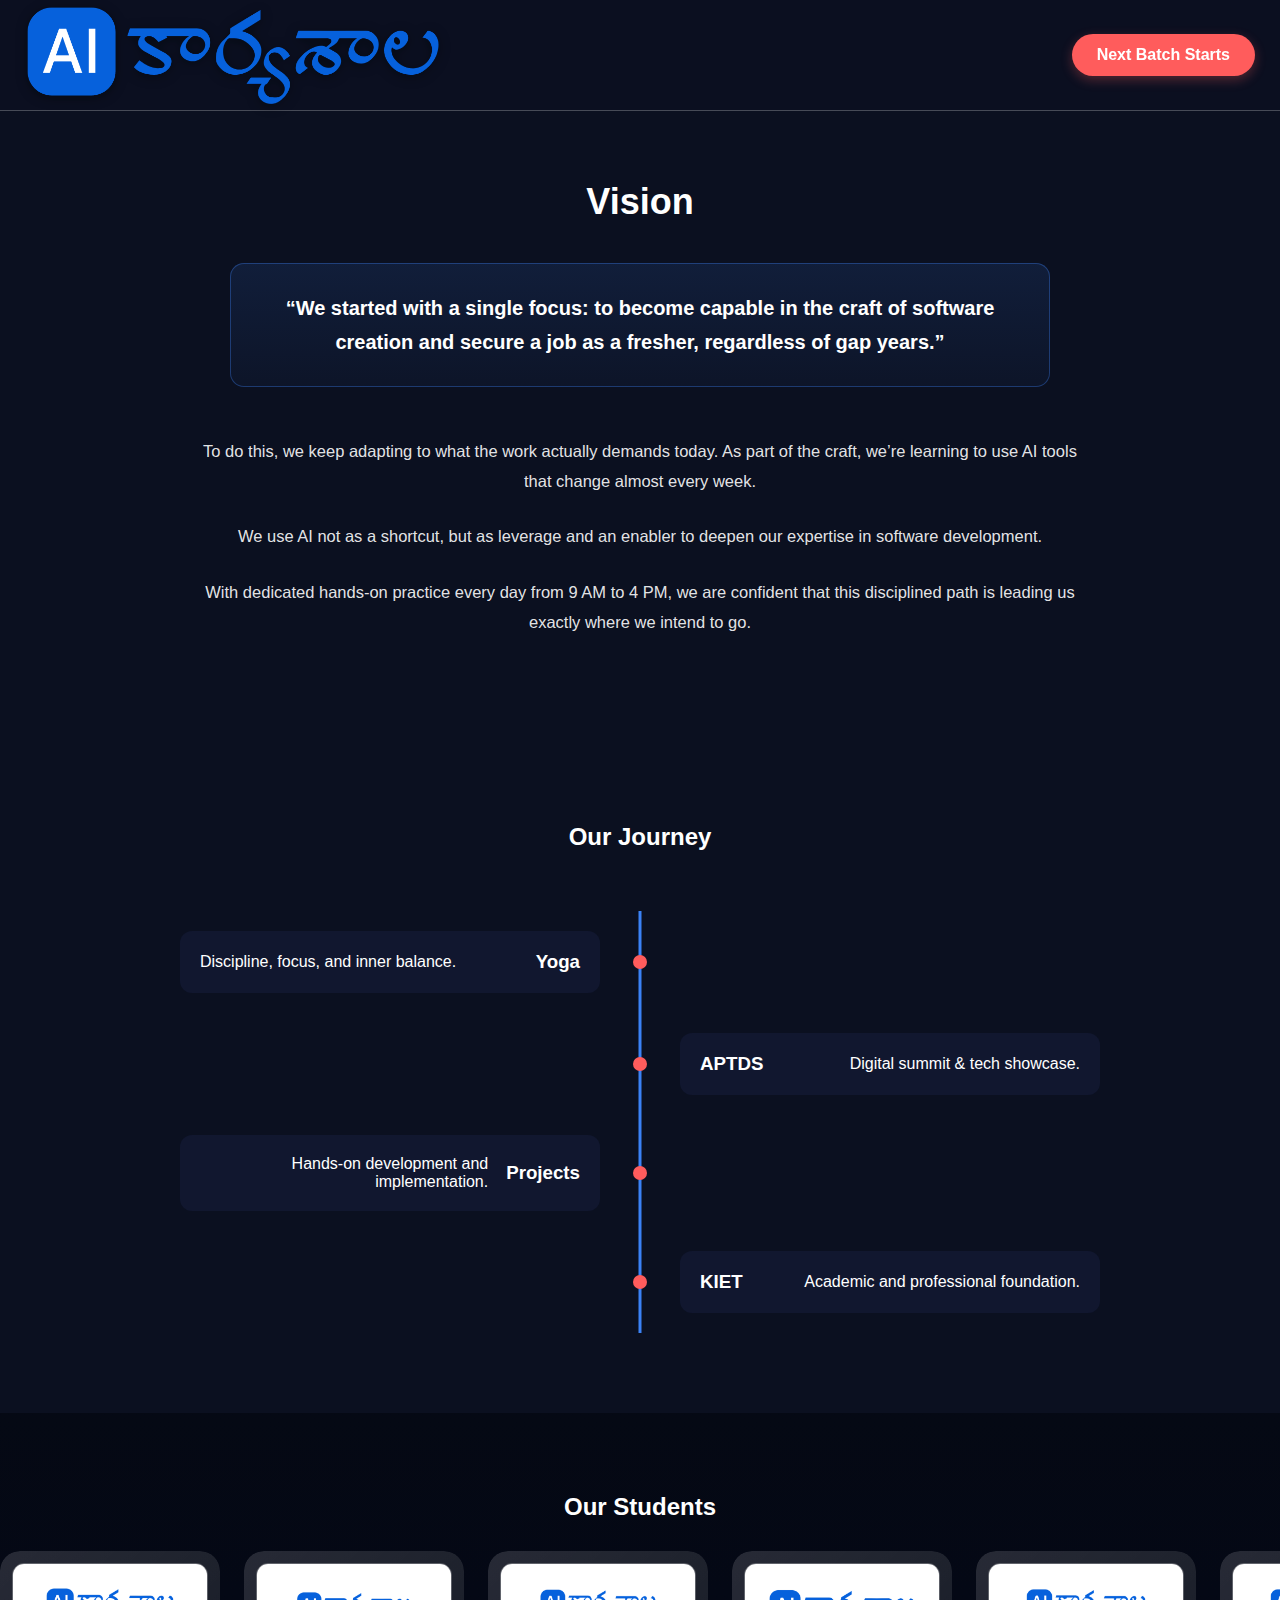
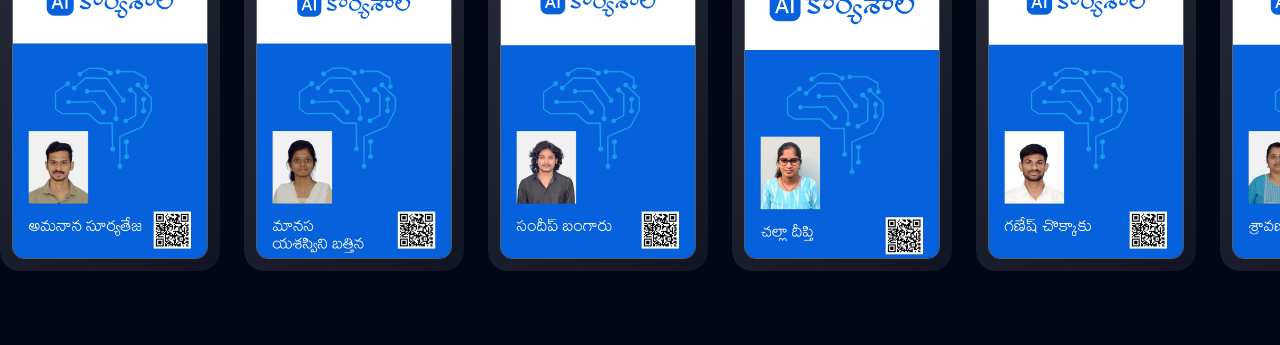
<file: index.html>
<!DOCTYPE html>
<html lang="en">
<head>
  <meta charset="UTF-8">
  <title>AI Karyashala</title>
  <link rel="stylesheet" href="css/style.css">
  <meta name="viewport" content="width=device-width, initial-scale=1.0">
</head>
<body>

<!-- Header with Logo -->
<header class="header">
  <img src="images/logo transparent.png" alt="AI ????????" class="header-logo">
  <!-- Top Right Button -->
  <a 
    href="/ugadhi-2026/index.html" 
    class="batch-btn" 
    target="_blank" 
    rel="noopener noreferrer"
  >
    Next Batch Starts
  </a>
</header>




<!-- Vision Section -->
<section class="vision">
  <h1>Vision</h1>

  <div class="vision-quote">
    “We started with a single focus:
    to become capable in the craft of software creation and secure a job
    as a fresher, regardless of gap years.”
  </div>

  <div class="vision-text">
    <p>
      To do this, we keep adapting to what the work actually demands today.
      As part of the craft, we’re learning to use AI tools that change almost
      every week.
    </p>

    <p>
      We use AI not as a shortcut, but as leverage and an enabler to deepen our
      expertise in software development.
    </p>

    <p>
      With dedicated hands-on practice every day from 9 AM to 4 PM, we are
      confident that this disciplined path is leading us exactly where we
      intend to go.
    </p>
  </div>
</section>


<!-- Journey Timeline -->
<!-- Journey Timeline -->
<section class="journey">
  <h2>Our Journey</h2>

  <div class="timeline">

    <div class="timeline-item left">
      <a href="yoga.html" class="content">
        <h3>Yoga</h3>
        <p>Discipline, focus, and inner balance.</p>
      </a>
    </div>

    <div class="timeline-item right">
      <a href="apdts.html" class="content">
        <h3>APTDS</h3>
        <p>Digital summit & tech showcase.</p>
      <a>

    </div>

    <div class="timeline-item left">
      <a href="projects.html" class="content">  <!-- NEW PROJECTS LINK -->
        <h3>Projects</h3>
        <p>Hands-on development and implementation.</p>
      </a>
    </div>

    <div class="timeline-item right">
      <a href="https://aikaryashala.com/bootcamp/kiet/" class="content" target="_blank">
        <h3>KIET</h3>
        <p>Academic and professional foundation.</p>
      </a>
    </div>

  </div>
</section>

<!-- Bottom ID Cards Section -->
<!-- Bottom Members Section -->
<section class="id-section">
  <h3 class="id-title">Our Students</h3>

  <div class="id-wrapper">

    <div class="hover-zone hover-left"></div>

    <div class="id-scroll">
      <div class="id-track">

        <!-- ===== ORIGINAL SET ===== -->
        <!-- MEMBER 1 -->
        <div class="id-card">
          <input type="checkbox" id="c1">
          <label for="c1" class="card-inner">
            <div class="card-face front">
              <img src="images/members/m1.png" alt="Member 1 Telugu">
            </div>
            <div class="card-face back">
              <img src="images/members/em1.png" alt="Member 1 English">
            </div>
          </label>
        </div>

        <!-- MEMBER 2 -->
        <div class="id-card">
          <input type="checkbox" id="c2">
          <label for="c2" class="card-inner">
            <div class="card-face front">
              <img src="images/members/m2.png" alt="Member 2 Telugu">
            </div>
            <div class="card-face back">
              <img src="images/members/em2.png" alt="Member 2 English">
            </div>
          </label>
        </div>

        <!-- MEMBER 3 -->
        <div class="id-card">
          <input type="checkbox" id="c3">
          <label for="c3" class="card-inner">
            <div class="card-face front">
              <img src="images/members/m3.png" alt="Member 3 Telugu">
            </div>
            <div class="card-face back">
              <img src="images/members/em3.png" alt="Member 3 English">
            </div>
          </label>
        </div>

        <!-- MEMBER 4 -->
        <div class="id-card">
          <input type="checkbox" id="c4">
          <label for="c4" class="card-inner">
            <div class="card-face front">
              <img src="images/members/m4.png" alt="Member 4 Telugu">
            </div>
            <div class="card-face back">
              <img src="images/members/em4.png" alt="Member 4 English">
            </div>
          </label>
        </div>

        <!-- MEMBER 5 -->
        <div class="id-card">
          <input type="checkbox" id="c5">
          <label for="c5" class="card-inner">
            <div class="card-face front">
              <img src="images/members/m5.png" alt="Member 5 Telugu">
            </div>
            <div class="card-face back">
              <img src="images/members/em5.png" alt="Member 5 English">
            </div>
          </label>
        </div>

        <!-- MEMBER 6 -->
        <div class="id-card">
          <input type="checkbox" id="c6">
          <label for="c6" class="card-inner">
            <div class="card-face front">
              <img src="images/members/m6.png" alt="Member 6 Telugu">
            </div>
            <div class="card-face back">
              <img src="images/members/em6.png" alt="Member 6 English">
            </div>
          </label>
        </div>

        <!-- MEMBER 7 -->
        <div class="id-card">
          <input type="checkbox" id="c7">
          <label for="c7" class="card-inner">
            <div class="card-face front">
              <img src="images/members/m7.png" alt="Member 7 Telugu">
            </div>
            <div class="card-face back">
              <img src="images/members/em7.png" alt="Member 7 English">
            </div>
          </label>
        </div>

        <!-- MEMBER 8 -->
        <div class="id-card">
          <input type="checkbox" id="c8">
          <label for="c8" class="card-inner">
            <div class="card-face front">
              <img src="images/members/m8.png" alt="Member 8 Telugu">
            </div>
            <div class="card-face back">
              <img src="images/members/em8.png" alt="Member 8 English">
            </div>
          </label>
        </div>

        <!-- MEMBER 9 -->
        <div class="id-card">
          <input type="checkbox" id="c9">
          <label for="c9" class="card-inner">
            <div class="card-face front">
              <img src="images/members/m9.png" alt="Member 9 Telugu">
            </div>
            <div class="card-face back">
              <img src="images/members/em9.png" alt="Member 9 English">
            </div>
          </label>
        </div>

        <!-- MEMBER 10 -->
        <div class="id-card">
          <input type="checkbox" id="c10">
          <label for="c10" class="card-inner">
            <div class="card-face front">
              <img src="images/members/m10.png" alt="Member 10 Telugu">
            </div>
            <div class="card-face back">
              <img src="images/members/em10.png" alt="Member 10 English">
            </div>
          </label>
        </div>

        <!-- MEMBER 11 -->
        <div class="id-card">
          <input type="checkbox" id="c11">
          <label for="c11" class="card-inner">
            <div class="card-face front">
              <img src="images/members/m11.png" alt="Member 11 Telugu">
            </div>
            <div class="card-face back">
              <img src="images/members/em11.png" alt="Member 11 English">
            </div>
          </label>
        </div>

        <!-- MEMBER 12 -->
        <div class="id-card">
          <input type="checkbox" id="c12">
          <label for="c12" class="card-inner">
            <div class="card-face front">
              <img src="images/members/m12.png" alt="Member 12 Telugu">
            </div>
            <div class="card-face back">
              <img src="images/members/em12.png" alt="Member 12 English">
            </div>
          </label>
        </div>

        <!-- MEMBER 13 -->
        <div class="id-card">
          <input type="checkbox" id="c13">
          <label for="c13" class="card-inner">
            <div class="card-face front">
              <img src="images/members/m13.png" alt="Member 13 Telugu">
            </div>
            <div class="card-face back">
              <img src="images/members/em13.png" alt="Member 13 English">
            </div>
          </label>
        </div>

        <!-- MEMBER 14 -->
        <div class="id-card">
          <input type="checkbox" id="c14">
          <label for="c14" class="card-inner">
            <div class="card-face front">
              <img src="images/members/m14.png" alt="Member 14 Telugu">
            </div>
            <div class="card-face back">
              <img src="images/members/em14.png" alt="Member 14 English">
            </div>
          </label>
        </div>

        <!-- MEMBER 15 -->
        <div class="id-card">
          <input type="checkbox" id="c15">
          <label for="c15" class="card-inner">
            <div class="card-face front">
              <img src="images/members/m15.png" alt="Member 15 Telugu">
            </div>
            <div class="card-face back">
              <img src="images/members/em15.png" alt="Member 15 English">
            </div>
          </label>
        </div>

        <!-- MEMBER 16 -->
        <div class="id-card">
          <input type="checkbox" id="c16">
          <label for="c16" class="card-inner">
            <div class="card-face front">
              <img src="images/members/m16.png" alt="Member 16 Telugu">
            </div>
            <div class="card-face back">
              <img src="images/members/em16.png" alt="Member 16 English">
            </div>
          </label>
        </div>

        <!-- MEMBER 17 -->
        <div class="id-card">
          <input type="checkbox" id="c17">
          <label for="c17" class="card-inner">
            <div class="card-face front">
              <img src="images/members/m17.png" alt="Member 17 Telugu">
            </div>
            <div class="card-face back">
              <img src="images/members/em17.png" alt="Member 17 English">
            </div>
          </label>
        </div>

        <!-- MEMBER 18 -->
        <div class="id-card">
          <input type="checkbox" id="c18">
          <label for="c18" class="card-inner">
            <div class="card-face front">
              <img src="images/members/m18.png" alt="Member 18 Telugu">
            </div>
            <div class="card-face back">
              <img src="images/members/em18.png" alt="Member 18 English">
            </div>
          </label>
        </div>

        <!-- MEMBER 19 -->
        <div class="id-card">
          <input type="checkbox" id="c19">
          <label for="c19" class="card-inner">
            <div class="card-face front">
              <img src="images/members/m19.png" alt="Member 19 Telugu">
            </div>
            <div class="card-face back">
              <img src="images/members/em19.png" alt="Member 19 English">
            </div>
          </label>
        </div>

        <!-- MEMBER 20 -->
        <div class="id-card">
          <input type="checkbox" id="c20">
          <label for="c20" class="card-inner">
            <div class="card-face front">
              <img src="images/members/m20.png" alt="Member 20 Telugu">
            </div>
            <div class="card-face back">
              <img src="images/members/em20.png" alt="Member 20 English">
            </div>
          </label>
        </div>

        <!-- MEMBER 21 -->
        <div class="id-card">
          <input type="checkbox" id="c21">
          <label for="c21" class="card-inner">
            <div class="card-face front">
              <img src="images/members/m21.png" alt="Member 21 Telugu">
            </div>
            <div class="card-face back">
              <img src="images/members/em21.png" alt="Member 21 English">
            </div>
          </label>
        </div>

        <!-- MEMBER 22 -->
        <div class="id-card">
          <input type="checkbox" id="c22">
          <label for="c22" class="card-inner">
            <div class="card-face front">
              <img src="images/members/m22.png" alt="Member 22 Telugu">
            </div>
            <div class="card-face back">
              <img src="images/members/em22.png" alt="Member 22 English">
            </div>
          </label>
        </div>

        <!-- MEMBER 23 -->
        <div class="id-card">
          <input type="checkbox" id="c23">
          <label for="c23" class="card-inner">
            <div class="card-face front">
              <img src="images/members/m23.png" alt="Member 23 Telugu">
            </div>
            <div class="card-face back">
              <img src="images/members/em23.png" alt="Member 23 English">
            </div>
          </label>
        </div>

        <!-- MEMBER 24 -->
        <div class="id-card">
          <input type="checkbox" id="c24">
          <label for="c24" class="card-inner">
            <div class="card-face front">
              <img src="images/members/m24.png" alt="Member 24 Telugu">
            </div>
            <div class="card-face back">
              <img src="images/members/em24.png" alt="Member 24 English">
            </div>
          </label>
        </div>

        <!-- MEMBER 25 -->
        <div class="id-card">
          <input type="checkbox" id="c25">
          <label for="c25" class="card-inner">
            <div class="card-face front">
              <img src="images/members/m25.png" alt="Member 25 Telugu">
            </div>
            <div class="card-face back">
              <img src="images/members/em25.png" alt="Member 25 English">
            </div>
          </label>
        </div>

        <!-- MEMBER 26 -->
        <div class="id-card">
          <input type="checkbox" id="c26">
          <label for="c26" class="card-inner">
            <div class="card-face front">
              <img src="images/members/m26.png" alt="Member 26 Telugu">
            </div>
            <div class="card-face back">
              <img src="images/members/em26.png" alt="Member 26 English">
            </div>
          </label>
        </div>

        <!-- MEMBER 27 -->
        <div class="id-card">
          <input type="checkbox" id="c27">
          <label for="c27" class="card-inner">
            <div class="card-face front">
              <img src="images/members/m27.png" alt="Member 27 Telugu">
            </div>
            <div class="card-face back">
              <img src="images/members/em27.png" alt="Member 27 English">
            </div>
          </label>
        </div>

        <!-- MEMBER 28 -->
        <div class="id-card">
          <input type="checkbox" id="c28">
          <label for="c28" class="card-inner">
            <div class="card-face front">
              <img src="images/members/m28.png" alt="Member 28 Telugu">
            </div>
            <div class="card-face back">
              <img src="images/members/em28.png" alt="Member 28 English">
            </div>
          </label>
        </div>

        <!-- MEMBER 29 -->
        <div class="id-card">
          <input type="checkbox" id="c29">
          <label for="c29" class="card-inner">
            <div class="card-face front">
              <img src="images/members/m29.png" alt="Member 29 Telugu">
            </div>
            <div class="card-face back">
              <img src="images/members/em29.png" alt="Member 29 English">
            </div>
          </label>
        </div>

        <!-- ===== DUPLICATE SET FOR LOOP ===== -->
        <!-- COPY SAME 29 AGAIN (IDs MUST BE UNIQUE) -->

        <!-- DUPLICATE MEMBER 1 -->
        <div class="id-card">
          <input type="checkbox" id="c1d">
          <label for="c1d" class="card-inner">
            <div class="card-face front">
              <img src="images/members/m1.png" alt="Member 1 Telugu (Duplicate)">
            </div>
            <div class="card-face back">
              <img src="images/members/em1.png" alt="Member 1 English (Duplicate)">
            </div>
          </label>
        </div>

        <!-- DUPLICATE MEMBER 2 -->
        <div class="id-card">
          <input type="checkbox" id="c2d">
          <label for="c2d" class="card-inner">
            <div class="card-face front">
              <img src="images/members/m2.png" alt="Member 2 Telugu (Duplicate)">
            </div>
            <div class="card-face back">
              <img src="images/members/em2.png" alt="Member 2 English (Duplicate)">
            </div>
          </label>
        </div>

        <!-- DUPLICATE MEMBER 3 -->
        <div class="id-card">
          <input type="checkbox" id="c3d">
          <label for="c3d" class="card-inner">
            <div class="card-face front">
              <img src="images/members/m3.png" alt="Member 3 Telugu (Duplicate)">
            </div>
            <div class="card-face back">
              <img src="images/members/em3.png" alt="Member 3 English (Duplicate)">
            </div>
          </label>
        </div>

        <!-- DUPLICATE MEMBER 4 -->
        <div class="id-card">
          <input type="checkbox" id="c4d">
          <label for="c4d" class="card-inner">
            <div class="card-face front">
              <img src="images/members/m4.png" alt="Member 4 Telugu (Duplicate)">
            </div>
            <div class="card-face back">
              <img src="images/members/em4.png" alt="Member 4 English (Duplicate)">
            </div>
          </label>
        </div>

        <!-- DUPLICATE MEMBER 5 -->
        <div class="id-card">
          <input type="checkbox" id="c5d">
          <label for="c5d" class="card-inner">
            <div class="card-face front">
              <img src="images/members/m5.png" alt="Member 5 Telugu (Duplicate)">
            </div>
            <div class="card-face back">
              <img src="images/members/em5.png" alt="Member 5 English (Duplicate)">
            </div>
          </label>
        </div>

        <!-- DUPLICATE MEMBER 6 -->
        <div class="id-card">
          <input type="checkbox" id="c6d">
          <label for="c6d" class="card-inner">
            <div class="card-face front">
              <img src="images/members/m6.png" alt="Member 6 Telugu (Duplicate)">
            </div>
            <div class="card-face back">
              <img src="images/members/em6.png" alt="Member 6 English (Duplicate)">
            </div>
          </label>
        </div>

        <!-- DUPLICATE MEMBER 7 -->
        <div class="id-card">
          <input type="checkbox" id="c7d">
          <label for="c7d" class="card-inner">
            <div class="card-face front">
              <img src="images/members/m7.png" alt="Member 7 Telugu (Duplicate)">
            </div>
            <div class="card-face back">
              <img src="images/members/em7.png" alt="Member 7 English (Duplicate)">
            </div>
          </label>
        </div>

        <!-- DUPLICATE MEMBER 8 -->
        <div class="id-card">
          <input type="checkbox" id="c8d">
          <label for="c8d" class="card-inner">
            <div class="card-face front">
              <img src="images/members/m8.png" alt="Member 8 Telugu (Duplicate)">
            </div>
            <div class="card-face back">
              <img src="images/members/em8.png" alt="Member 8 English (Duplicate)">
            </div>
          </label>
        </div>

        <!-- DUPLICATE MEMBER 9 -->
        <div class="id-card">
          <input type="checkbox" id="c9d">
          <label for="c9d" class="card-inner">
            <div class="card-face front">
              <img src="images/members/m9.png" alt="Member 9 Telugu (Duplicate)">
            </div>
            <div class="card-face back">
              <img src="images/members/em9.png" alt="Member 9 English (Duplicate)">
            </div>
          </label>
        </div>

        <!-- DUPLICATE MEMBER 10 -->
        <div class="id-card">
          <input type="checkbox" id="c10d">
          <label for="c10d" class="card-inner">
            <div class="card-face front">
              <img src="images/members/m10.png" alt="Member 10 Telugu (Duplicate)">
            </div>
            <div class="card-face back">
              <img src="images/members/em10.png" alt="Member 10 English (Duplicate)">
            </div>
          </label>
        </div>

        <!-- DUPLICATE MEMBER 11 -->
        <div class="id-card">
          <input type="checkbox" id="c11d">
          <label for="c11d" class="card-inner">
            <div class="card-face front">
              <img src="images/members/m11.png" alt="Member 11 Telugu (Duplicate)">
            </div>
            <div class="card-face back">
              <img src="images/members/em11.png" alt="Member 11 English (Duplicate)">
            </div>
          </label>
        </div>

        <!-- DUPLICATE MEMBER 12 -->
        <div class="id-card">
          <input type="checkbox" id="c12d">
          <label for="c12d" class="card-inner">
            <div class="card-face front">
              <img src="images/members/m12.png" alt="Member 12 Telugu (Duplicate)">
            </div>
            <div class="card-face back">
              <img src="images/members/em12.png" alt="Member 12 English (Duplicate)">
            </div>
          </label>
        </div>

        <!-- DUPLICATE MEMBER 13 -->
        <div class="id-card">
          <input type="checkbox" id="c13d">
          <label for="c13d" class="card-inner">
            <div class="card-face front">
              <img src="images/members/m13.png" alt="Member 13 Telugu (Duplicate)">
            </div>
            <div class="card-face back">
              <img src="images/members/em13.png" alt="Member 13 English (Duplicate)">
            </div>
          </label>
        </div>

        <!-- DUPLICATE MEMBER 14 -->
        <div class="id-card">
          <input type="checkbox" id="c14d">
          <label for="c14d" class="card-inner">
            <div class="card-face front">
              <img src="images/members/m14.png" alt="Member 14 Telugu (Duplicate)">
            </div>
            <div class="card-face back">
              <img src="images/members/em14.png" alt="Member 14 English (Duplicate)">
            </div>
          </label>
        </div>

        <!-- DUPLICATE MEMBER 15 -->
        <div class="id-card">
          <input type="checkbox" id="c15d">
          <label for="c15d" class="card-inner">
            <div class="card-face front">
              <img src="images/members/m15.png" alt="Member 15 Telugu (Duplicate)">
            </div>
            <div class="card-face back">
              <img src="images/members/em15.png" alt="Member 15 English (Duplicate)">
            </div>
          </label>
        </div>

        <!-- DUPLICATE MEMBER 16 -->
        <div class="id-card">
          <input type="checkbox" id="c16d">
          <label for="c16d" class="card-inner">
            <div class="card-face front">
              <img src="images/members/m16.png" alt="Member 16 Telugu (Duplicate)">
            </div>
            <div class="card-face back">
              <img src="images/members/em16.png" alt="Member 16 English (Duplicate)">
            </div>
          </label>
        </div>

        <!-- DUPLICATE MEMBER 17 -->
        <div class="id-card">
          <input type="checkbox" id="c17d">
          <label for="c17d" class="card-inner">
            <div class="card-face front">
              <img src="images/members/m17.png" alt="Member 17 Telugu (Duplicate)">
            </div>
            <div class="card-face back">
              <img src="images/members/em17.png" alt="Member 17 English (Duplicate)">
            </div>
          </label>
        </div>

        <!-- DUPLICATE MEMBER 18 -->
        <div class="id-card">
          <input type="checkbox" id="c18d">
          <label for="c18d" class="card-inner">
            <div class="card-face front">
              <img src="images/members/m18.png" alt="Member 18 Telugu (Duplicate)">
            </div>
            <div class="card-face back">
              <img src="images/members/em18.png" alt="Member 18 English (Duplicate)">
            </div>
          </label>
        </div>

        <!-- DUPLICATE MEMBER 19 -->
        <div class="id-card">
          <input type="checkbox" id="c19d">
          <label for="c19d" class="card-inner">
            <div class="card-face front">
              <img src="images/members/m19.png" alt="Member 19 Telugu (Duplicate)">
            </div>
            <div class="card-face back">
              <img src="images/members/em19.png" alt="Member 19 English (Duplicate)">
            </div>
          </label>
        </div>

        <!-- DUPLICATE MEMBER 20 -->
        <div class="id-card">
          <input type="checkbox" id="c20d">
          <label for="c20d" class="card-inner">
            <div class="card-face front">
              <img src="images/members/m20.png" alt="Member 20 Telugu (Duplicate)">
            </div>
            <div class="card-face back">
              <img src="images/members/em20.png" alt="Member 20 English (Duplicate)">
            </div>
          </label>
        </div>

        <!-- DUPLICATE MEMBER 21 -->
        <div class="id-card">
          <input type="checkbox" id="c21d">
          <label for="c21d" class="card-inner">
            <div class="card-face front">
              <img src="images/members/m21.png" alt="Member 21 Telugu (Duplicate)">
            </div>
            <div class="card-face back">
              <img src="images/members/em21.png" alt="Member 21 English (Duplicate)">
            </div>
          </label>
        </div>

        <!-- DUPLICATE MEMBER 22 -->
        <div class="id-card">
          <input type="checkbox" id="c22d">
          <label for="c22d" class="card-inner">
            <div class="card-face front">
              <img src="images/members/m22.png" alt="Member 22 Telugu (Duplicate)">
            </div>
            <div class="card-face back">
              <img src="images/members/em22.png" alt="Member 22 English (Duplicate)">
            </div>
          </label>
        </div>

        <!-- DUPLICATE MEMBER 23 -->
        <div class="id-card">
          <input type="checkbox" id="c23d">
          <label for="c23d" class="card-inner">
            <div class="card-face front">
              <img src="images/members/m23.png" alt="Member 23 Telugu (Duplicate)">
            </div>
            <div class="card-face back">
              <img src="images/members/em23.png" alt="Member 23 English (Duplicate)">
            </div>
          </label>
        </div>

        <!-- DUPLICATE MEMBER 24 -->
        <div class="id-card">
          <input type="checkbox" id="c24d">
          <label for="c24d" class="card-inner">
            <div class="card-face front">
              <img src="images/members/m24.png" alt="Member 24 Telugu (Duplicate)">
            </div>
            <div class="card-face back">
              <img src="images/members/em24.png" alt="Member 24 English (Duplicate)">
            </div>
          </label>
        </div>

        <!-- DUPLICATE MEMBER 25 -->
        <div class="id-card">
          <input type="checkbox" id="c25d">
          <label for="c25d" class="card-inner">
            <div class="card-face front">
              <img src="images/members/m25.png" alt="Member 25 Telugu (Duplicate)">
            </div>
            <div class="card-face back">
              <img src="images/members/em25.png" alt="Member 25 English (Duplicate)">
            </div>
          </label>
        </div>

        <!-- DUPLICATE MEMBER 26 -->
        <div class="id-card">
          <input type="checkbox" id="c26d">
          <label for="c26d" class="card-inner">
            <div class="card-face front">
              <img src="images/members/m26.png" alt="Member 26 Telugu (Duplicate)">
            </div>
            <div class="card-face back">
              <img src="images/members/em26.png" alt="Member 26 English (Duplicate)">
            </div>
          </label>
        </div>

        <!-- DUPLICATE MEMBER 27 -->
        <div class="id-card">
          <input type="checkbox" id="c27d">
          <label for="c27d" class="card-inner">
            <div class="card-face front">
              <img src="images/members/m27.png" alt="Member 27 Telugu (Duplicate)">
            </div>
            <div class="card-face back">
              <img src="images/members/em27.png" alt="Member 27 English (Duplicate)">
            </div>
          </label>
        </div>

        <!-- DUPLICATE MEMBER 28 -->
        <div class="id-card">
          <input type="checkbox" id="c28d">
          <label for="c28d" class="card-inner">
            <div class="card-face front">
              <img src="images/members/m28.png" alt="Member 28 Telugu (Duplicate)">
            </div>
            <div class="card-face back">
              <img src="images/members/em28.png" alt="Member 28 English (Duplicate)">
            </div>
          </label>
        </div>

        <!-- DUPLICATE MEMBER 29 -->
        <div class="id-card">
          <input type="checkbox" id="c29d">
          <label for="c29d" class="card-inner">
            <div class="card-face front">
              <img src="images/members/m29.png" alt="Member 29 Telugu (Duplicate)">
            </div>
            <div class="card-face back">
              <img src="images/members/em29.png" alt="Member 29 English (Duplicate)">
            </div>
          </label>
        </div>

      </div>
    </div>

    <div class="hover-zone hover-right"></div>

  </div>
</section>



<script src="js/script.js"></script>
</body>
</html>
</file>
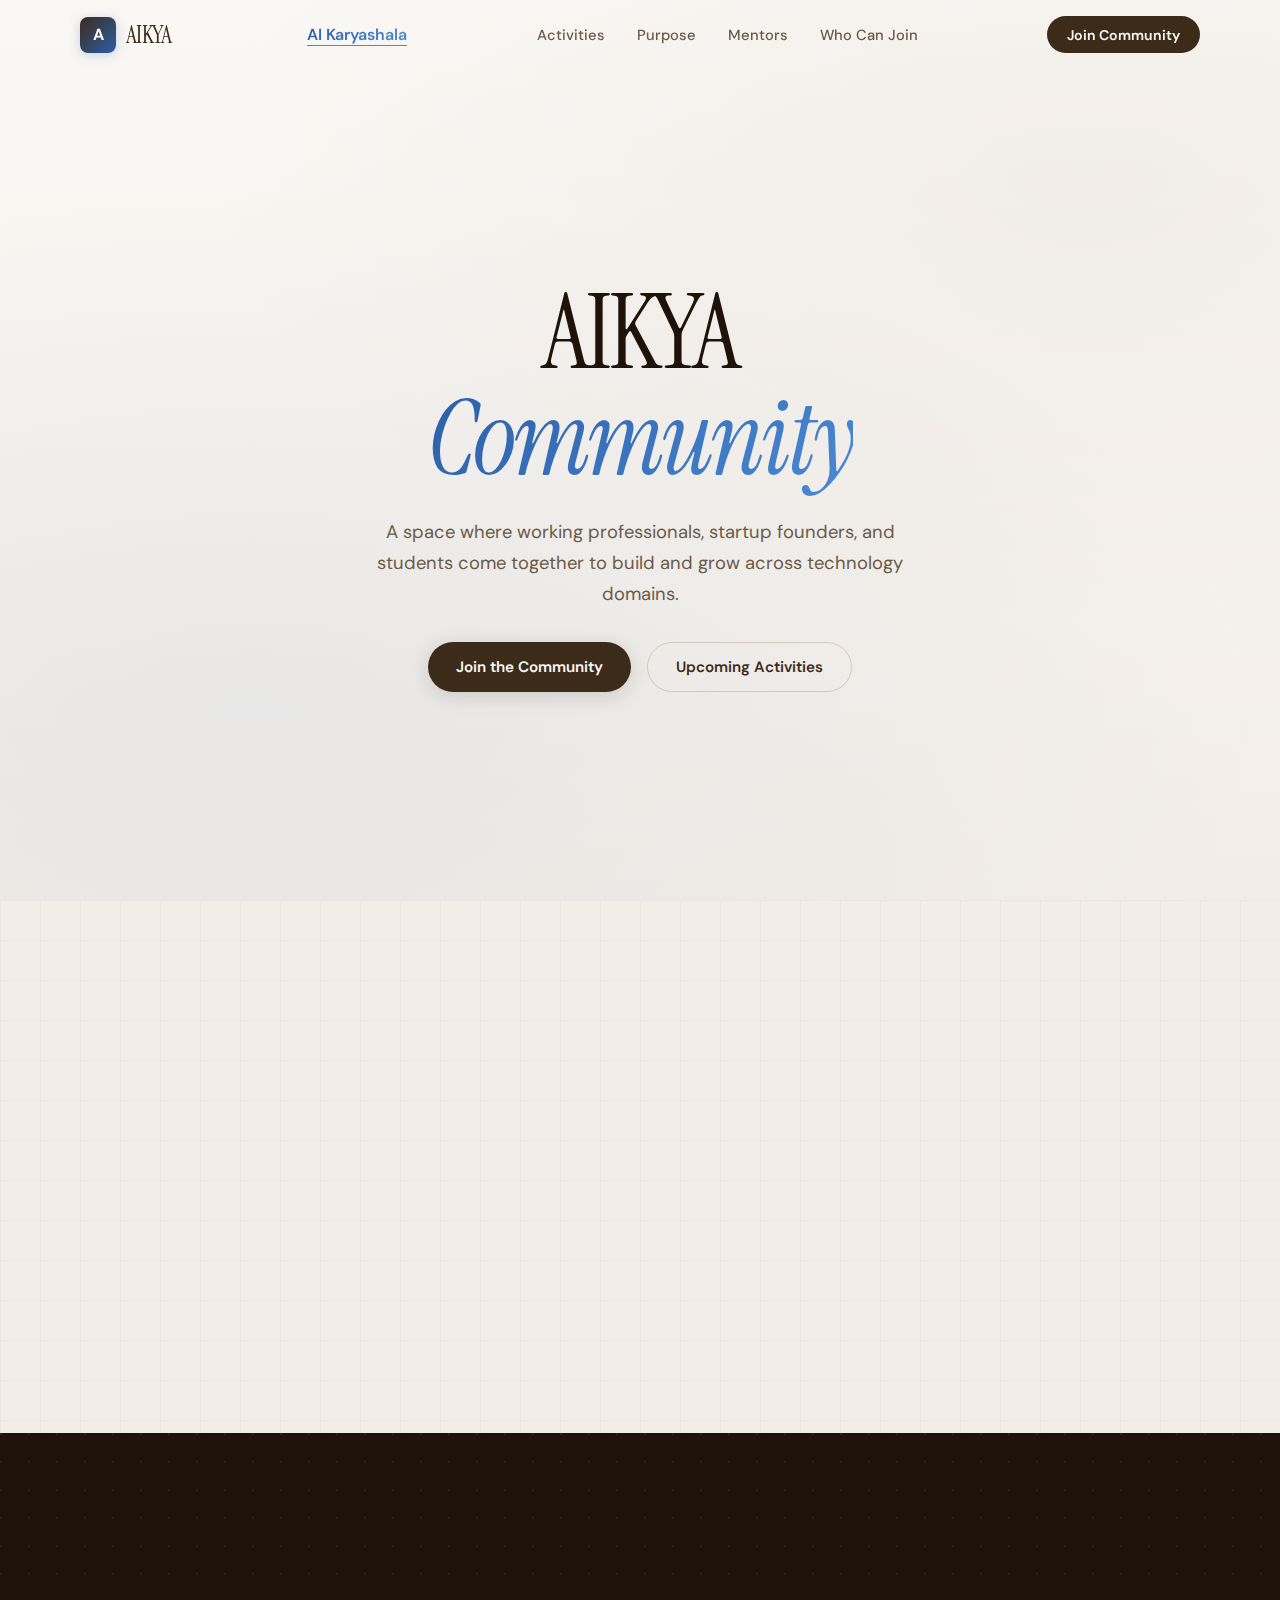
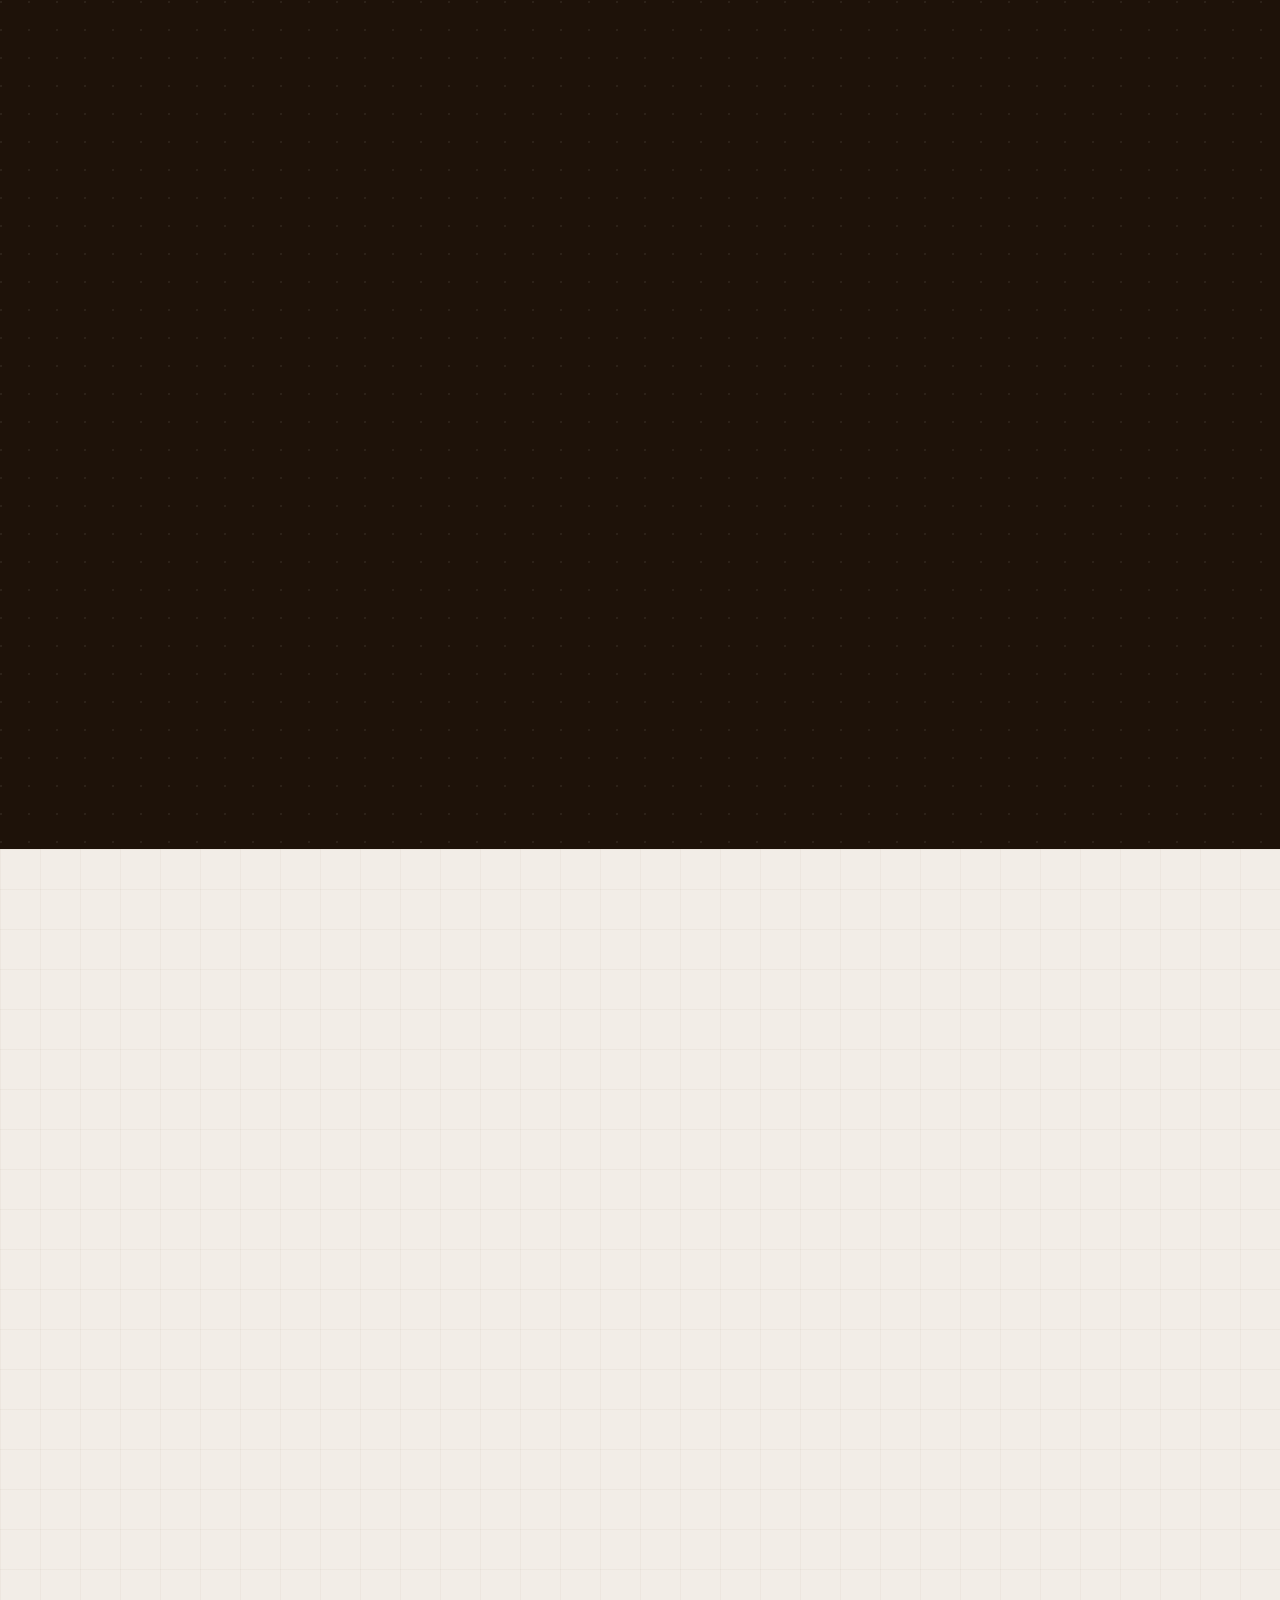
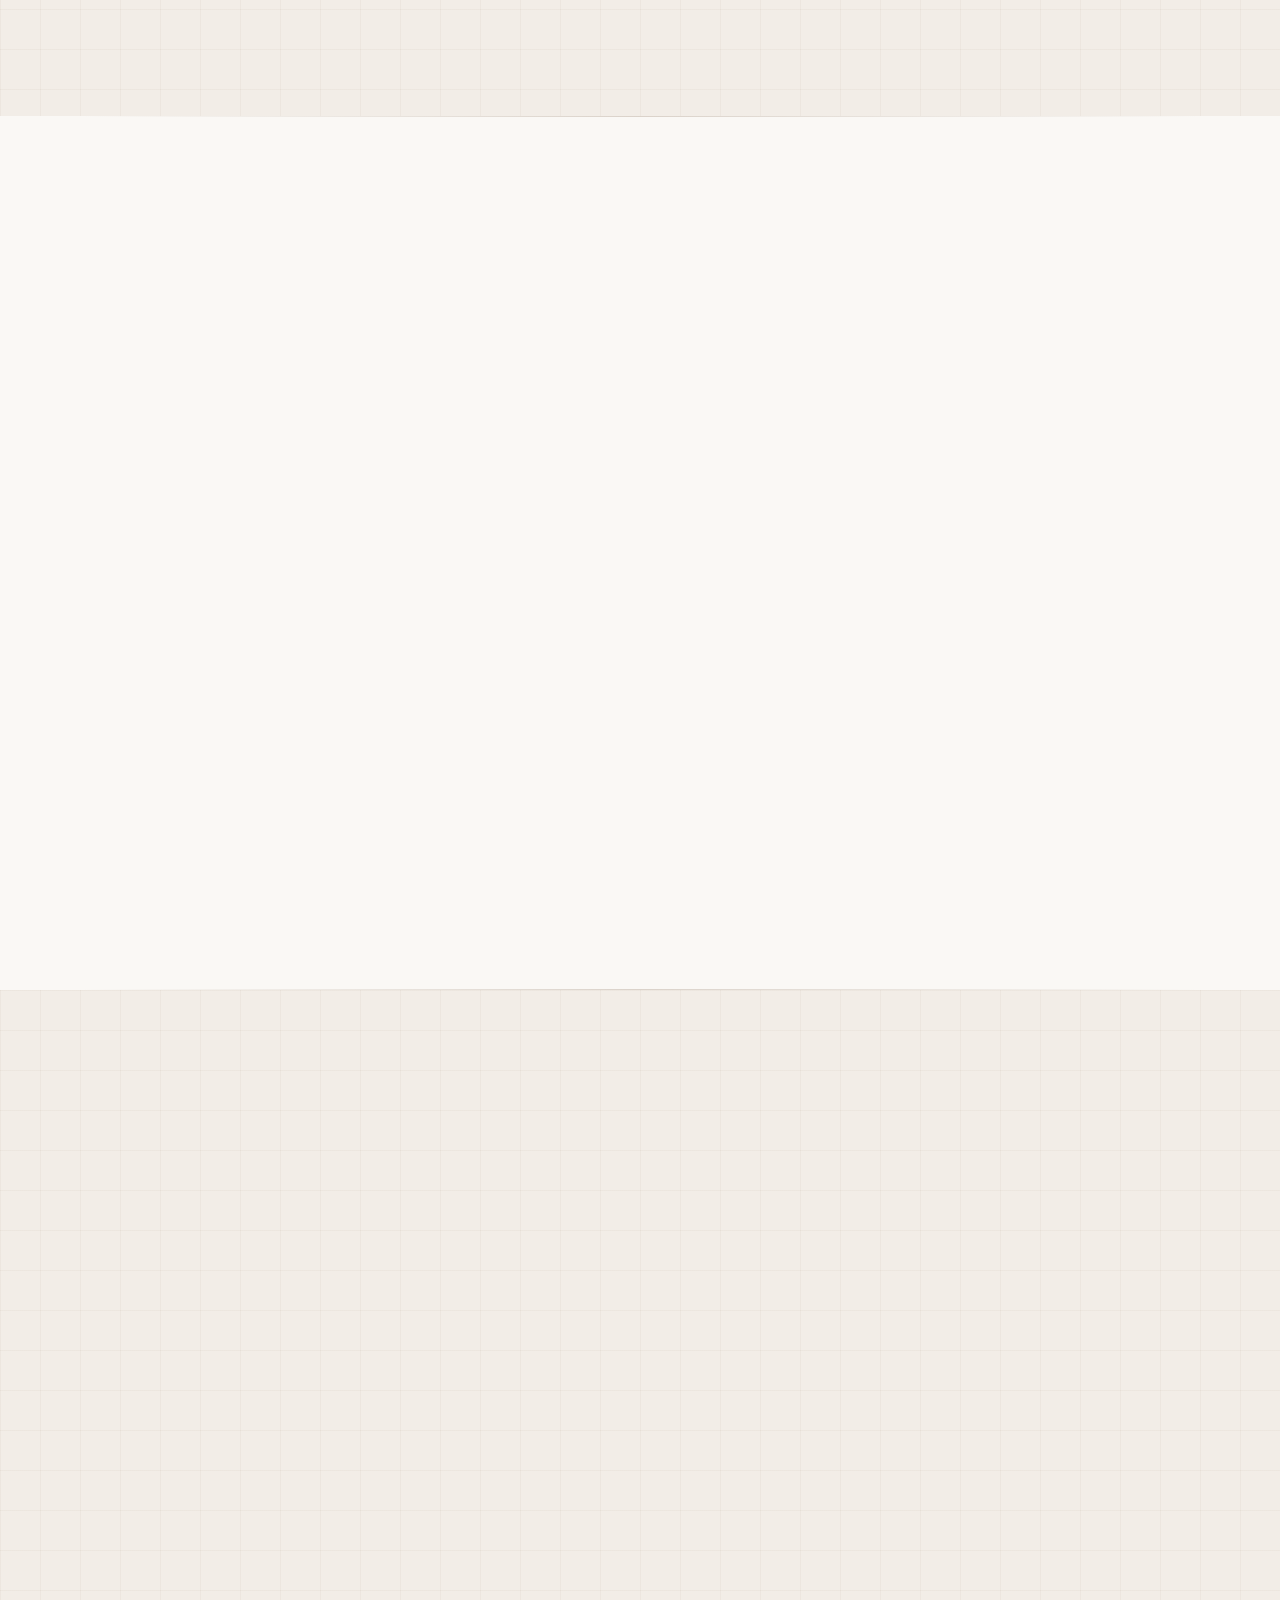
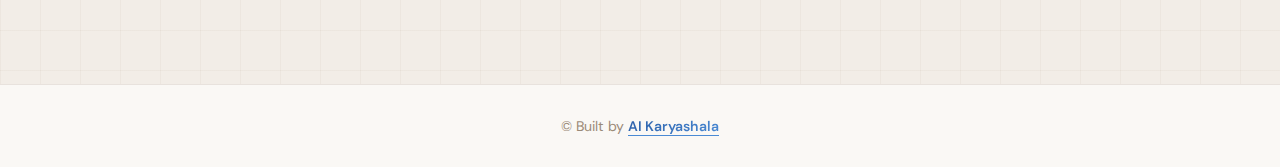
<file: aikya/index.html>
<!DOCTYPE html>
<html lang="en">
<head>
  <meta charset="UTF-8" />
  <meta name="viewport" content="width=device-width, initial-scale=1.0" />
  <title>AIKYA Community</title>
  <meta name="description" content="AIKYA is a community where professionals, founders, and students collaborate, learn emerging technologies, and grow together across domains." />
  <link rel="preconnect" href="https://fonts.googleapis.com" />
  <link rel="preconnect" href="https://fonts.gstatic.com" crossorigin />
  <link href="https://fonts.googleapis.com/css2?family=Instrument+Serif:ital@0;1&family=DM+Sans:ital,opsz,wght@0,9..40,400;0,9..40,500;0,9..40,600;0,9..40,700;1,9..40,400&display=swap" rel="stylesheet" />
  <style>
:root {
  --white: #FAF8F5;
  --cream: #F2EDE7;
  --cream-dark: #E8E0D6;
  --brown-light: #A68B6B;
  --brown: #6B4C30;
  --brown-dark: #3D2B1A;
  --brown-deepest: #1E1209;
  --blue: #2B5EA7;
  --blue-light: #4A8AD4;
  --blue-pale: #D6E4F5;
  --blue-deep: #1A3D6B;
  --text-primary: #1E1209;
  --text-secondary: #6B5A48;
  --text-muted: #9A8A78;
  --border: rgba(107, 76, 48, 0.12);
  --border-strong: rgba(107, 76, 48, 0.22);
  --shadow-sm: 0 2px 8px rgba(30, 18, 9, 0.06);
  --shadow-md: 0 8px 32px rgba(30, 18, 9, 0.08);
  --shadow-lg: 0 16px 56px rgba(30, 18, 9, 0.1);
  --radius: 16px;
  --radius-sm: 10px;
  --max-w: 1120px;
}

* { box-sizing: border-box; margin: 0; padding: 0; }
html { scroll-behavior: smooth; }

body {
  font-family: 'DM Sans', sans-serif;
  background: var(--white);
  color: var(--text-primary);
  -webkit-font-smoothing: antialiased;
  overflow-x: hidden;
}

a { color: inherit; text-decoration: none; }
img { display: block; max-width: 100%; }

.serif { font-family: 'Instrument Serif', serif; }

.container { width: min(calc(100% - 2rem), var(--max-w)); margin: 0 auto; }

/* ── NAV ── */
.site-nav {
  position: fixed; top: 0; left: 0; right: 0; z-index: 100;
  padding: 1rem 0;
  transition: background 300ms, box-shadow 300ms, backdrop-filter 300ms;
}
.site-nav.scrolled {
  background: rgba(250, 248, 245, 0.88);
  backdrop-filter: blur(16px);
  box-shadow: 0 1px 0 var(--border);
}
.nav-inner {
  display: flex; align-items: center; justify-content: space-between;
}
.logo {
  display: flex; align-items: center; gap: 0.6rem;
  font-family: 'Instrument Serif', serif;
  font-size: 1.5rem; font-weight: 400; letter-spacing: -0.02em;
  color: var(--brown-dark);
}
.logo-text { display: flex; flex-direction: row; align-items: center; gap: 0.4rem; }
.logo-name { font-size: 1.5rem; }
.logo-by { font-size: 1.5rem; font-family: 'Instrument Serif', serif; font-weight: 400; color: var(--text-muted); letter-spacing: -0.02em; white-space: nowrap; }
.logo-mark {
  width: 2.25rem; height: 2.25rem; border-radius: 8px;
  background: linear-gradient(135deg, var(--brown-dark), var(--blue));
  display: grid; place-items: center;
  color: var(--white); font-size: 1rem; font-weight: 700;
  font-family: 'DM Sans', sans-serif;
  box-shadow: 0 2px 12px rgba(43, 94, 167, 0.25);
}
.nav-links { display: flex; gap: 2rem; align-items: center; }
.nav-links a {
  font-size: 0.92rem; font-weight: 500; color: var(--text-secondary);
  transition: color 200ms;
}
.nav-links a:hover { color: var(--blue); }
.nav-cta {
  display: inline-flex; align-items: center; justify-content: center;
  padding: 0.6rem 1.25rem; border-radius: 999px;
  background: var(--brown-dark); color: var(--white);
  font-size: 0.88rem; font-weight: 600;
  transition: transform 200ms, box-shadow 200ms;
}
.nav-cta:hover { transform: translateY(-1px); box-shadow: var(--shadow-md); }

/* hamburger */
.hamburger {
  display: none; flex-direction: column; gap: 4px; padding: 0.5rem;
  background: none; border: 1px solid var(--border); border-radius: 8px; cursor: pointer;
}
.ham-line { width: 18px; height: 2px; background: var(--brown-dark); border-radius: 2px; transition: transform 250ms, opacity 200ms; }
.hamburger.open .ham-line:nth-child(1) { transform: translateY(6px) rotate(45deg); }
.hamburger.open .ham-line:nth-child(2) { opacity: 0; }
.hamburger.open .ham-line:nth-child(3) { transform: translateY(-6px) rotate(-45deg); }

.mobile-menu {
  display: none; position: fixed; inset: 0; z-index: 99;
  background: rgba(250,248,245,0.97); backdrop-filter: blur(24px);
  flex-direction: column; align-items: center; justify-content: center; gap: 0.5rem;
  opacity: 0; pointer-events: none; transition: opacity 250ms;
}
.mobile-menu.open { opacity: 1; pointer-events: auto; }
.mobile-menu a {
  font-family: 'Instrument Serif', serif; font-size: 1.8rem; padding: 0.5rem 1rem;
  color: var(--brown-dark); transition: color 200ms;
}
.mobile-menu a:hover { color: var(--blue); }

/* ── HERO ── */
.hero {
  min-height: 100vh; display: flex; align-items: center;
  padding: 8rem 0 5rem; position: relative; overflow: hidden;
}
.hero-bg {
  position: absolute; inset: 0; z-index: 0;
  background:
    radial-gradient(ellipse 80% 60% at 20% 80%, rgba(43,94,167,0.06), transparent),
    radial-gradient(ellipse 70% 50% at 85% 20%, rgba(107,76,48,0.05), transparent),
    linear-gradient(180deg, var(--white) 0%, var(--cream) 100%);
}
.hero-pattern {
  position: absolute; inset: 0; z-index: 0; opacity: 0.35;
  background-image:
    radial-gradient(circle at 1px 1px, var(--brown-light) 0.5px, transparent 0.5px);
  background-size: 32px 32px;
}
.hero-content { position: relative; z-index: 1; text-align: center; max-width: 52rem; margin: 0 auto; }
.hero-badge {
  display: block;
  margin-bottom: 1.5rem;
  font-size: 0.95rem;
  color: var(--text-secondary);
  letter-spacing: 0.01em;
}
.hero-badge-dot { display: none; }
.brand-link {
  font-weight: 600;
  color: var(--blue);
  background: linear-gradient(135deg, var(--blue), var(--blue-light));
  -webkit-background-clip: text;
  background-clip: text;
  -webkit-text-fill-color: transparent;
  text-decoration: none;
  border-bottom: 1.5px solid var(--blue-light);
  transition: opacity 0.2s;
}
.brand-link:hover { opacity: 0.75; }
.hero h1 {
  font-family: 'Instrument Serif', serif; font-weight: 400;
  font-size: clamp(3.2rem, 8.5vw, 6.5rem); line-height: 1.02; letter-spacing: -0.03em;
  color: var(--brown-deepest);
}
.hero h1 em {
  font-style: italic; color: var(--blue);
  background: linear-gradient(135deg, var(--blue), var(--blue-light));
  -webkit-background-clip: text; background-clip: text; color: transparent;
}
.hero-by {
  margin-top: 0.6rem; font-size: 1rem; color: var(--text-secondary);
}
.hero-sub {
  margin-top: 1.5rem; font-size: 1.15rem; line-height: 1.7; color: var(--text-secondary);
  max-width: 36rem; margin-left: auto; margin-right: auto;
}
.hero-actions { display: flex; justify-content: center; gap: 1rem; margin-top: 2rem; flex-wrap: wrap; }
.btn {
  display: inline-flex; align-items: center; justify-content: center;
  padding: 0.85rem 1.75rem; border-radius: 999px;
  font-family: 'DM Sans', sans-serif; font-size: 0.95rem; font-weight: 600;
  transition: transform 220ms, box-shadow 220ms; cursor: pointer; border: none;
}
.btn:hover { transform: translateY(-2px); }
.btn-primary {
  background: var(--brown-dark); color: var(--white);
  box-shadow: 0 4px 20px rgba(30,18,9,0.15);
}
.btn-primary:hover { box-shadow: 0 8px 32px rgba(30,18,9,0.22); }
.btn-outline {
  background: transparent; color: var(--brown-dark);
  border: 1.5px solid var(--border-strong);
}
.btn-outline:hover { border-color: var(--blue); color: var(--blue); box-shadow: var(--shadow-sm); }

/* ── SECTIONS ── */
.section { padding: 5rem 0; position: relative; }
.section-alt { background: var(--cream); }
.section-dark {
  background: var(--brown-deepest);
  color: var(--cream);
}
.section-divider {
  width: min(calc(100% - 2rem), var(--max-w)); height: 1px; margin: 0 auto;
  background: linear-gradient(90deg, transparent, var(--border-strong), transparent);
}

.section-label {
  display: inline-flex; align-items: center; gap: 0.4rem;
  font-size: 0.78rem; font-weight: 700; letter-spacing: 0.12em; text-transform: uppercase;
  color: var(--blue); margin-bottom: 0.75rem;
}
.section-title {
  font-family: 'Instrument Serif', serif; font-weight: 400;
  font-size: clamp(2rem, 5vw, 3.2rem); line-height: 1.1; letter-spacing: -0.02em;
  color: var(--brown-deepest); max-width: 28ch;
}
.section-dark .section-title { color: var(--cream); }
.section-desc { margin-top: 0.75rem; font-size: 1.05rem; line-height: 1.7; color: var(--text-secondary); max-width: 48rem; }
.section-dark .section-desc { color: var(--brown-light); }
.centered { text-align: center; margin-left: auto; margin-right: auto; }

/* ── UPCOMING ACTIVITIES ── */
.event-card {
  background: var(--white); border: 1px solid var(--border);
  border-radius: var(--radius); overflow: hidden;
  box-shadow: var(--shadow-md);
  display: grid; grid-template-columns: auto 1fr; gap: 0;
  transition: transform 280ms, box-shadow 280ms;
  max-width: 56rem; margin: 2.5rem auto 0;
}
.event-card:hover { transform: translateY(-4px); box-shadow: var(--shadow-lg); }
.event-date-block {
  background: var(--brown-dark); color: var(--white);
  padding: 2rem 2.25rem; display: flex; flex-direction: column;
  align-items: center; justify-content: center; text-align: center;
  min-width: 130px;
}
.event-day { font-family: 'Instrument Serif', serif; font-size: 3.2rem; line-height: 1; }
.event-month { font-size: 0.82rem; font-weight: 600; letter-spacing: 0.1em; text-transform: uppercase; margin-top: 0.25rem; opacity: 0.85; }
.event-year { font-size: 0.78rem; opacity: 0.6; margin-top: 0.1rem; }
.event-body { padding: 1.75rem 2rem; }
.event-tag {
  display: inline-flex; padding: 0.3rem 0.75rem; border-radius: 999px;
  background: var(--blue-pale); color: var(--blue-deep);
  font-size: 0.75rem; font-weight: 700; letter-spacing: 0.04em; text-transform: uppercase;
  margin-bottom: 0.75rem;
}
.event-body h3 { font-family: 'Instrument Serif', serif; font-size: 1.55rem; font-weight: 400; line-height: 1.25; }
.event-body p { margin-top: 0.6rem; color: var(--text-secondary); line-height: 1.65; font-size: 0.95rem; }
.event-meta { display: flex; flex-wrap: wrap; gap: 1.25rem; margin-top: 1rem; }
.event-meta-item {
  display: flex; align-items: center; gap: 0.4rem;
  font-size: 0.88rem; color: var(--text-secondary); font-weight: 500;
}
.event-meta-item svg { width: 1rem; height: 1rem; color: var(--blue); flex-shrink: 0; }
.event-location-link {
  display: inline-flex; align-items: center; gap: 0.35rem;
  margin-top: 1rem; padding: 0.5rem 1rem; border-radius: 999px;
  background: var(--cream); color: var(--blue-deep);
  font-size: 0.85rem; font-weight: 600;
  transition: background 200ms, color 200ms;
}
.event-location-link:hover { background: var(--blue-pale); color: var(--blue); }
.event-location-link svg { width: 0.95rem; height: 0.95rem; }

/* ── WHO CAN JOIN ── */
.audience-grid {
  display: grid; grid-template-columns: repeat(3, 1fr); gap: 1.25rem;
  margin-top: 2.5rem;
}
.audience-card {
  background: var(--white); border: 1px solid var(--border);
  border-radius: var(--radius); padding: 1.75rem 1.5rem;
  transition: transform 260ms, box-shadow 260ms, border-color 260ms;
  position: relative; overflow: hidden;
}
.audience-card::before {
  content: ''; position: absolute; top: 0; left: 0; right: 0; height: 3px;
  background: linear-gradient(90deg, var(--brown), var(--blue));
  opacity: 0; transition: opacity 260ms;
}
.audience-card:hover { transform: translateY(-4px); box-shadow: var(--shadow-md); border-color: var(--blue-pale); }
.audience-card:hover::before { opacity: 1; }
.audience-icon {
  width: 3rem; height: 3rem; border-radius: 10px; margin-bottom: 1rem;
  display: grid; place-items: center;
  background: var(--cream); border: 1px solid var(--border);
}
.audience-icon svg { width: 1.4rem; height: 1.4rem; color: var(--brown-dark); }
.audience-card h3 { font-family: 'Instrument Serif', serif; font-size: 1.2rem; font-weight: 400; margin-bottom: 0.5rem; }
.audience-card p { font-size: 0.9rem; color: var(--text-secondary); line-height: 1.6; }

/* ── COMMUNITY PURPOSE ── */
.purpose-grid {
  display: grid; grid-template-columns: repeat(2, 1fr); gap: 1.25rem;
  margin-top: 2.5rem;
}
.purpose-card {
  padding: 1.75rem 1.5rem; border-radius: var(--radius);
  border: 1px solid rgba(250,248,245,0.1);
  background: rgba(250,248,245,0.04);
  transition: transform 260ms, background 260ms, border-color 260ms;
}
.purpose-card:hover { transform: translateY(-3px); background: rgba(250,248,245,0.07); border-color: rgba(250,248,245,0.18); }
.purpose-num {
  font-family: 'Instrument Serif', serif; font-size: 2rem; color: var(--blue-light);
  line-height: 1; margin-bottom: 0.75rem; opacity: 0.7;
}
.purpose-card h3 {
  font-family: 'Instrument Serif', serif; font-size: 1.25rem; font-weight: 400;
  color: var(--cream); margin-bottom: 0.5rem;
}
.purpose-card p { font-size: 0.9rem; color: var(--brown-light); line-height: 1.65; }
.purpose-intro {
  max-width: 48rem; margin: 1.5rem auto 0; text-align: center;
  font-size: 1.05rem; line-height: 1.7; color: var(--brown-light);
}

/* ── MENTORS ── */
.mentors-grid {
  display: grid; grid-template-columns: repeat(4, 1fr); gap: 1.25rem;
  margin-top: 2.5rem;
}
.mentor-card {
  background: var(--white); border: 1px solid var(--border);
  border-radius: var(--radius); padding: 1.5rem 1.25rem;
  text-align: center; position: relative; overflow: hidden;
  transition: transform 280ms cubic-bezier(.22,.68,0,1.2), box-shadow 280ms, border-color 280ms, background 280ms;
  cursor: default;
}
.mentor-card::before {
  content: ''; position: absolute; top: 0; left: 0; right: 0; height: 3px;
  background: linear-gradient(90deg, var(--blue-deep), var(--blue), var(--blue-light));
  transform: scaleX(0); transform-origin: left;
  transition: transform 320ms cubic-bezier(.22,.68,0,1.2);
}
.mentor-card::after {
  content: ''; position: absolute; inset: 0; border-radius: var(--radius);
  background: radial-gradient(ellipse at 50% 0%, rgba(43,94,167,0.06) 0%, transparent 70%);
  opacity: 0; transition: opacity 280ms;
}
.mentor-card:hover { transform: translateY(-6px); box-shadow: 0 16px 48px rgba(43,94,167,0.14); border-color: rgba(74,138,212,0.35); }
.mentor-card:hover::before { transform: scaleX(1); }
.mentor-card:hover::after { opacity: 1; }
.mentor-avatar {
  width: 4rem; height: 4rem; border-radius: 50%;
  margin: 0 auto 1rem;
  display: flex; align-items: center; justify-content: center;
  font-family: 'DM Sans', sans-serif; font-weight: 800; font-size: 1.15rem;
  color: var(--white); position: relative; z-index: 1;
  transition: transform 300ms cubic-bezier(.22,.68,0,1.2), box-shadow 300ms;
}
.mentor-card:hover .mentor-avatar {
  transform: scale(1.12);
  box-shadow: 0 8px 28px rgba(43,94,167,0.35);
}
.mentor-name {
  font-family: 'Instrument Serif', serif; font-size: 1.08rem; font-weight: 400;
  line-height: 1.3; margin-bottom: 0.4rem; position: relative; z-index: 1;
  transition: color 260ms;
  background: linear-gradient(135deg, var(--blue-deep), var(--blue-light));
  -webkit-background-clip: text; background-clip: text;
  -webkit-text-fill-color: var(--brown-deepest); color: var(--brown-deepest);
}
.mentor-card:hover .mentor-name {
  -webkit-text-fill-color: transparent;
}
.mentor-role { font-size: 0.8rem; color: var(--text-muted); line-height: 1.55; margin-bottom: 0.85rem; position: relative; z-index: 1; }
.mentor-link {
  display: inline-flex; align-items: center; gap: 0.3rem;
  font-size: 0.78rem; font-weight: 700; color: var(--blue);
  padding: 0.35rem 0.85rem; border-radius: 999px;
  background: var(--blue-pale); letter-spacing: 0.02em;
  transition: background 220ms, color 220ms, transform 220ms, box-shadow 220ms;
  position: relative; z-index: 1;
}
.mentor-link:hover { background: var(--blue); color: var(--white); transform: translateY(-2px); box-shadow: 0 4px 16px rgba(43,94,167,0.3); }
.mentor-link svg { width: 0.85rem; height: 0.85rem; }

/* ── JOIN SECTION ── */
.join-section { background: var(--cream); }
.join-card {
  max-width: 40rem; margin: 2.5rem auto 0;
  background: var(--white); border: 1px solid var(--border);
  border-radius: var(--radius); padding: 3rem 2.5rem;
  text-align: center; box-shadow: var(--shadow-md);
}
.qr-placeholder {
  width: 200px; height: 200px; border-radius: var(--radius-sm);
  border: 2px dashed var(--border-strong);
  background: var(--cream);
  display: flex; align-items: center; justify-content: center;
  margin: 0 auto 1.5rem;
  color: var(--text-muted); font-size: 0.85rem; font-weight: 500;
}
.join-card h3 { font-family: 'Instrument Serif', serif; font-size: 1.5rem; font-weight: 400; margin-bottom: 0.5rem; }
.join-card p { color: var(--text-secondary); line-height: 1.65; font-size: 0.95rem; }
.whatsapp-badge {
  display: inline-flex; align-items: center; gap: 0.45rem;
  margin-top: 1.25rem; padding: 0.65rem 1.5rem; border-radius: 999px;
  background: #25D366; color: #fff;
  font-size: 0.9rem; font-weight: 700;
  transition: transform 200ms, box-shadow 200ms;
}
.whatsapp-badge:hover { transform: translateY(-2px); box-shadow: 0 6px 24px rgba(37,211,102,0.3); }
.whatsapp-badge svg { width: 1.15rem; height: 1.15rem; }

/* ── FOOTER ── */
.footer {
  padding: 2rem 0; text-align: center; border-top: 1px solid var(--border);
}
.footer p { font-size: 0.88rem; color: var(--text-muted); }

/* ── ANIMATIONS ── */
.reveal {
  opacity: 0; transform: translateY(24px);
  transition: opacity 700ms ease, transform 700ms ease;
}
.reveal.visible { opacity: 1; transform: translateY(0); }

/* ── RESPONSIVE ── */
@media (max-width: 1024px) {
  .mentors-grid { grid-template-columns: repeat(2, 1fr); }
  .audience-grid { grid-template-columns: repeat(2, 1fr); }
}
@media (max-width: 768px) {
  .section { padding: 3.5rem 0; }
  .nav-links, .nav-cta { display: none; }
  .hamburger { display: flex; }
  .mobile-menu { display: flex; }
  .hero { min-height: auto; padding: 6rem 0 3.5rem; }
  .hero-badge { height: 0.5rem; margin-bottom: 0; }
  .hero-by { font-size: 0.9rem; }
  .event-card { grid-template-columns: 1fr; }
  .event-date-block { flex-direction: row; gap: 0.75rem; padding: 1rem 1.5rem; min-width: 0; }
  .event-day { font-size: 2rem; }
  .audience-grid { grid-template-columns: repeat(2, 1fr); }
  .purpose-grid { grid-template-columns: 1fr; }
  .mentors-grid { grid-template-columns: repeat(2, 1fr); gap: 1rem; }
  .mentor-card { padding: 1.25rem 1rem; }
  .mentor-card::after { display: none; }
  .hero-actions { flex-direction: column; align-items: stretch; }
  .btn { width: 100%; justify-content: center; }
  .join-card { padding: 2rem 1.25rem; }
}
@media (max-width: 480px) {
  .container { width: calc(100% - 1.5rem); }
  .hero h1 { font-size: clamp(2.5rem, 14vw, 3.5rem); }
  .section { padding: 2.75rem 0; }
  .audience-grid { grid-template-columns: 1fr; }
  .mentors-grid { grid-template-columns: repeat(2, 1fr); gap: 0.75rem; }
  .mentor-name { font-size: 0.95rem; }
  .mentor-role { font-size: 0.75rem; }
  .back-to-top { bottom: 1.25rem; right: 1.25rem; }
}

@media (prefers-reduced-motion: reduce) {
  html { scroll-behavior: auto; }
  *, *::before, *::after { animation: none !important; transition-duration: 0.01ms !important; }
  .reveal { opacity: 1; transform: none; }
}

/* ── SECTION BG PATTERNS ── */
.section-alt, .join-section { isolation: isolate; }
.section-alt::before, .join-section::before {
  content: '';
  position: absolute; inset: 0; z-index: 0; pointer-events: none;
  background-image:
    linear-gradient(rgba(107,76,48,0.045) 1px, transparent 1px),
    linear-gradient(90deg, rgba(107,76,48,0.045) 1px, transparent 1px);
  background-size: 40px 40px;
}
.section-alt .container, .join-section .container { position: relative; z-index: 1; }

.section-dark { isolation: isolate; }
.section-dark::before {
  content: '';
  position: absolute; inset: 0; z-index: 0; pointer-events: none;
  background-image: radial-gradient(circle at 1px 1px, rgba(250,248,245,0.065) 1px, transparent 1px);
  background-size: 28px 28px;
}
.section-dark .container { position: relative; z-index: 1; }

/* ── BACK TO TOP ── */
.back-to-top {
  position: fixed; bottom: 2rem; right: 2rem; z-index: 90;
  width: 48px; height: 48px;
  background: var(--white); border: none; border-radius: 50%;
  cursor: pointer; padding: 0;
  display: flex; align-items: center; justify-content: center;
  box-shadow: 0 4px 20px rgba(30,18,9,0.14);
  opacity: 0; transform: translateY(14px) scale(0.88);
  transition: opacity 300ms, transform 300ms, box-shadow 200ms;
  pointer-events: none;
}
.back-to-top.visible { opacity: 1; transform: translateY(0) scale(1); pointer-events: auto; }
.back-to-top:hover { box-shadow: 0 8px 32px rgba(30,18,9,0.2); }
.progress-ring {
  position: absolute; inset: 0; width: 100%; height: 100%;
  transform: rotate(-90deg);
}
.progress-ring-track { fill: none; stroke: var(--cream-dark); stroke-width: 2.5; }
.progress-ring-fill {
  fill: none; stroke: var(--blue); stroke-width: 2.5; stroke-linecap: round;
  stroke-dasharray: 113.1; stroke-dashoffset: 113.1;
  transition: stroke-dashoffset 80ms linear;
}
.btt-arrow {
  width: 1rem; height: 1rem; color: var(--brown-dark);
  position: relative; z-index: 1;
  transition: color 200ms, transform 200ms;
  flex-shrink: 0;
}
.back-to-top:hover .btt-arrow { color: var(--blue); transform: translateY(-2px); }
  </style>
</head>
<body>

<!-- NAV -->
<header class="site-nav" id="siteNav">
  <div class="container nav-inner">
    <a class="logo" href="#top">
      <span class="logo-mark">A</span>
      <span class="logo-text">
        <span class="logo-name">AIKYA</span>
        <span class="logo-by"><a href="https://aikaryashala.com/" target="_blank" rel="noreferrer" class="brand-link" onclick="event.stopPropagation()">AI Karyashala</a></span>
      </span>
    </a>
    <nav class="nav-links">
      <a href="#activities">Activities</a>
      <a href="#purpose">Purpose</a>
      <a href="#mentors">Mentors</a>
      <a href="#who-can-join">Who Can Join</a>
    </nav>
    <a class="nav-cta" href="#join">Join Community</a>
    <button class="hamburger" id="hamburger" aria-label="Toggle menu" aria-expanded="false">
      <span class="ham-line"></span>
      <span class="ham-line"></span>
      <span class="ham-line"></span>
    </button>
  </div>
</header>

<div class="mobile-menu" id="mobileMenu">
  <a href="#activities">Activities</a>
  <a href="#purpose">Purpose</a>
  <a href="#mentors">Mentors</a>
  <a href="#who-can-join">Who Can Join</a>
  <a href="#join">Join Community</a>
</div>

<main id="top">

  <!-- ── HERO ── -->
  <section class="hero">
    <div class="hero-bg"></div>
    <div class="hero-pattern"></div>
    <div class="container hero-content">
      <div class="hero-badge reveal"><span class="hero-badge-dot"></span></div>
      <h1 class="reveal">AIKYA<br><em>Community</em></h1>
      <p class="hero-sub reveal">
        A space where working professionals, startup founders, and students come together to build and grow across technology domains.
      </p>
      <div class="hero-actions reveal">
        <a class="btn btn-primary" href="#join">Join the Community</a>
        <a class="btn btn-outline" href="#activities">Upcoming Activities</a>
      </div>
    </div>
  </section>

  <!-- ── UPCOMING ACTIVITIES ── -->
  <section id="activities" class="section section-alt">
    <div class="container">
      <div class="centered">
        <!-- <span class="section-label reveal">Upcoming Activities</span> -->
        <h2 class="section-title centered reveal" style="margin-left:auto;margin-right:auto;">Upcoming Activities</h2>
      </div>

      <div class="event-card reveal">
        <div class="event-date-block">
          <span class="event-day">21</span>
          <div>
            <span class="event-month">March</span>
            <span class="event-year">2026</span>
          </div>
        </div>
        <div class="event-body">
          <span class="event-tag">AI Summit 2026 Delhi — Insights &amp; Perspectives</span>
          <!-- <h3>AI Summit 2026 Delhi — Insights &amp; Perspectives</h3> -->
          <p>
            Members who attended the AI Summit 2026 in Delhi will communicate their key learnings, perspectives, and takeaways directly to the community members.
          </p>
          <div class="event-meta">
            <span class="event-meta-item">
              <svg viewBox="0 0 24 24" fill="none" stroke="currentColor" stroke-width="2" stroke-linecap="round" stroke-linejoin="round"><circle cx="12" cy="12" r="10"/><polyline points="12 6 12 12 16 14"/></svg>
              Saturday, 10:00 AM – 12:00 PM
            </span>
            <span class="event-meta-item">
              <svg viewBox="0 0 24 24" fill="none" stroke="currentColor" stroke-width="2" stroke-linecap="round" stroke-linejoin="round"><path d="M21 10c0 7-9 13-9 13s-9-6-9-13a9 9 0 0 1 18 0z"/><circle cx="12" cy="10" r="3"/></svg>
              A-Hub, 4th Floor, Andhra University Incubation Council (AUIC), Andhra University.
            </span>
          </div>
          <a class="event-location-link" href="https://maps.app.goo.gl/ZXJYdjKjPQTKYcBy9" target="_blank" rel="noreferrer">
            <svg viewBox="0 0 24 24" fill="none" stroke="currentColor" stroke-width="2" stroke-linecap="round" stroke-linejoin="round"><path d="M21 10c0 7-9 13-9 13s-9-6-9-13a9 9 0 0 1 18 0z"/><circle cx="12" cy="10" r="3"/></svg>
            Open in Google Maps
          </a>
        </div>
      </div>
    </div>
  </section>

  <!-- ── COMMUNITY PURPOSE ── -->
  <section id="purpose" class="section section-dark">
    <div class="container">
      <div class="centered">
        <span class="section-label reveal" style="color: var(--blue-light);">Community Purpose</span>
        <h2 class="section-title centered reveal" style="margin-left:auto;margin-right:auto;">Regular meetings &amp; collective growth across domains</h2>
        <p class="purpose-intro reveal">
          We meet regularly to exchange knowledge, work on problems together, and grow as a community across multiple engineering and technology domains.
        </p>
      </div>

      <div class="purpose-grid">
        <div class="purpose-card reveal">
          <div class="purpose-num">01</div>
          <h3>AI-Native Solutions</h3>
          <p>Explore and build with large language models, computer vision, generative AI, and applied AI solutions for real-world problems.</p>
        </div>
        <div class="purpose-card reveal">
          <div class="purpose-num">02</div>
          <h3>Software Engineering</h3>
          <p>Full-stack development, system design, cloud architecture, DevOps, and building production-grade software products.</p>
        </div>
        <div class="purpose-card reveal">
          <div class="purpose-num">03</div>
          <h3>Software + Hardware</h3>
          <p>Embedded systems, IoT, robotics, and projects at the intersection of code and physical systems.</p>
        </div>
        <div class="purpose-card reveal">
          <div class="purpose-num">04</div>
          <h3>Applied Software Engineering</h3>
          <p>Software applied to Mechanical, Electrical, Civil, and other engineering branches — CAD/CAM, simulation, automation, and more.</p>
        </div>
        <div class="purpose-card reveal">
          <div class="purpose-num">05</div>
          <h3>Cross-Branch Engineering</h3>
          <p>CSE, ECE, Mechanical, EEE, Civil, Chemical — every engineering discipline is welcome to learn, share, and collaborate.</p>
        </div>
        <div class="purpose-card reveal">
          <div class="purpose-num">06</div>
          <h3>Applied AI Solutions</h3>
          <p>Industry-specific AI applications in healthcare, agriculture, manufacturing, education, and beyond — turning research into impact.</p>
        </div>
      </div>
    </div>
  </section>

  <!-- ── MENTORS ── -->
  <section id="mentors" class="section section-alt">
    <div class="container">
      <div class="centered">
        <span class="section-label reveal">Industry Mentors</span>
        <h2 class="section-title centered reveal" style="margin-left:auto;margin-right:auto;">Guided by experienced builders</h2>
        <p class="section-desc centered reveal" style="margin-left:auto;margin-right:auto;">Engineers, founders, and leaders from top companies and IITs — mentoring the next generation.</p>
      </div>

      <div class="mentors-grid">
        <!-- Babu Uppala -->
        <div class="mentor-card reveal">
          <div class="mentor-avatar" style="background: linear-gradient(135deg, #2B5EA7, #4A8AD4);">BU</div>
          <p class="mentor-name">Babu Uppala</p>
          <p class="mentor-role">Principal Software Engineer at Microsoft · IIT Kanpur</p>
          <a class="mentor-link" href="https://www.linkedin.com/in/babu-uppala-5645645/" target="_blank" rel="noreferrer">
            <svg viewBox="0 0 24 24" fill="currentColor"><path d="M20.447 20.452h-3.554v-5.569c0-1.328-.027-3.037-1.852-3.037-1.853 0-2.136 1.445-2.136 2.939v5.667H9.351V9h3.414v1.561h.046c.477-.9 1.637-1.85 3.37-1.85 3.601 0 4.267 2.37 4.267 5.455v6.286zM5.337 7.433a2.062 2.062 0 0 1-2.063-2.065 2.064 2.064 0 1 1 2.063 2.065zm1.782 13.019H3.555V9h3.564v11.452zM22.225 0H1.771C.792 0 0 .774 0 1.729v20.542C0 23.227.792 24 1.771 24h20.451C23.2 24 24 23.227 24 22.271V1.729C24 .774 23.2 0 22.222 0h.003z"/></svg>
            LinkedIn
          </a>
        </div>

        <!-- Bharat Meda -->
        <div class="mentor-card reveal">
          <div class="mentor-avatar" style="background: linear-gradient(135deg, #1A3D6B, #4A8AD4);">BM</div>
          <p class="mentor-name">Bharat Meda</p>
          <p class="mentor-role">Architecting AI-Native Platforms &amp; Agentic Workflows · Driving AI-Led Transformation at Scale</p>
          <a class="mentor-link" href="https://www.linkedin.com/in/bharatmeda/" target="_blank" rel="noreferrer">
            <svg viewBox="0 0 24 24" fill="currentColor"><path d="M20.447 20.452h-3.554v-5.569c0-1.328-.027-3.037-1.852-3.037-1.853 0-2.136 1.445-2.136 2.939v5.667H9.351V9h3.414v1.561h.046c.477-.9 1.637-1.85 3.37-1.85 3.601 0 4.267 2.37 4.267 5.455v6.286zM5.337 7.433a2.062 2.062 0 0 1-2.063-2.065 2.064 2.064 0 1 1 2.063 2.065zm1.782 13.019H3.555V9h3.564v11.452zM22.225 0H1.771C.792 0 0 .774 0 1.729v20.542C0 23.227.792 24 1.771 24h20.451C23.2 24 24 23.227 24 22.271V1.729C24 .774 23.2 0 22.222 0h.003z"/></svg>
            LinkedIn
          </a>
        </div>

        <!-- Chandra Sanapala -->
        <div class="mentor-card reveal">
          <div class="mentor-avatar" style="background: linear-gradient(135deg, #2B5EA7, #3D2B1A);">CS</div>
          <p class="mentor-name">Chandra Sanapala</p>
          <p class="mentor-role">Software Engineer at Sundeck · Ex: Architect at MapR · IIT Kanpur</p>
          <a class="mentor-link" href="https://www.linkedin.com/in/chandrasanapala/" target="_blank" rel="noreferrer">
            <svg viewBox="0 0 24 24" fill="currentColor"><path d="M20.447 20.452h-3.554v-5.569c0-1.328-.027-3.037-1.852-3.037-1.853 0-2.136 1.445-2.136 2.939v5.667H9.351V9h3.414v1.561h.046c.477-.9 1.637-1.85 3.37-1.85 3.601 0 4.267 2.37 4.267 5.455v6.286zM5.337 7.433a2.062 2.062 0 0 1-2.063-2.065 2.064 2.064 0 1 1 2.063 2.065zm1.782 13.019H3.555V9h3.564v11.452zM22.225 0H1.771C.792 0 0 .774 0 1.729v20.542C0 23.227.792 24 1.771 24h20.451C23.2 24 24 23.227 24 22.271V1.729C24 .774 23.2 0 22.222 0h.003z"/></svg>
            LinkedIn
          </a>
        </div>

        <!-- Dhanunjaya Naidu Yandrapu -->
        <div class="mentor-card reveal">
          <div class="mentor-avatar" style="background: linear-gradient(135deg, #3D2B1A, #6B4C30);">DY</div>
          <p class="mentor-name">Dhanunjaya Naidu Yandrapu</p>
          <p class="mentor-role">Principal Software Engineer (Consultant) · Ex: Microsoft · IIT Kanpur</p>
          <a class="mentor-link" href="https://www.linkedin.com/in/dhanunjay/" target="_blank" rel="noreferrer">
            <svg viewBox="0 0 24 24" fill="currentColor"><path d="M20.447 20.452h-3.554v-5.569c0-1.328-.027-3.037-1.852-3.037-1.853 0-2.136 1.445-2.136 2.939v5.667H9.351V9h3.414v1.561h.046c.477-.9 1.637-1.85 3.37-1.85 3.601 0 4.267 2.37 4.267 5.455v6.286zM5.337 7.433a2.062 2.062 0 0 1-2.063-2.065 2.064 2.064 0 1 1 2.063 2.065zm1.782 13.019H3.555V9h3.564v11.452zM22.225 0H1.771C.792 0 0 .774 0 1.729v20.542C0 23.227.792 24 1.771 24h20.451C23.2 24 24 23.227 24 22.271V1.729C24 .774 23.2 0 22.222 0h.003z"/></svg>
            LinkedIn
          </a>
        </div>

        <!-- Dr. Madan Dabbeeru -->
        <div class="mentor-card reveal">
          <div class="mentor-avatar" style="background: linear-gradient(135deg, #4A8AD4, #6B4C30);">MD</div>
          <p class="mentor-name">Dr. Madan Dabbeeru</p>
          <p class="mentor-role">Founder @ Eizen · Computer Vision, Robotics &amp; Optimization</p>
          <a class="mentor-link" href="https://www.linkedin.com/in/dr-madan-dabbeeru-6206b29/" target="_blank" rel="noreferrer">
            <svg viewBox="0 0 24 24" fill="currentColor"><path d="M20.447 20.452h-3.554v-5.569c0-1.328-.027-3.037-1.852-3.037-1.853 0-2.136 1.445-2.136 2.939v5.667H9.351V9h3.414v1.561h.046c.477-.9 1.637-1.85 3.37-1.85 3.601 0 4.267 2.37 4.267 5.455v6.286zM5.337 7.433a2.062 2.062 0 0 1-2.063-2.065 2.064 2.064 0 1 1 2.063 2.065zm1.782 13.019H3.555V9h3.564v11.452zM22.225 0H1.771C.792 0 0 .774 0 1.729v20.542C0 23.227.792 24 1.771 24h20.451C23.2 24 24 23.227 24 22.271V1.729C24 .774 23.2 0 22.222 0h.003z"/></svg>
            LinkedIn
          </a>
        </div>

        <!-- Raghuram Murthy Petla -->
        <div class="mentor-card reveal">
          <div class="mentor-avatar" style="background: linear-gradient(135deg, #6B4C30, #A68B6B);">RP</div>
          <p class="mentor-name">Raghuram Murthy Petla</p>
          <p class="mentor-role">Senior Software Engineer at Instacart · Ex: Meta, Microsoft · IIT Madras</p>
          <a class="mentor-link" href="https://www.linkedin.com/in/raghup57/" target="_blank" rel="noreferrer">
            <svg viewBox="0 0 24 24" fill="currentColor"><path d="M20.447 20.452h-3.554v-5.569c0-1.328-.027-3.037-1.852-3.037-1.853 0-2.136 1.445-2.136 2.939v5.667H9.351V9h3.414v1.561h.046c.477-.9 1.637-1.85 3.37-1.85 3.601 0 4.267 2.37 4.267 5.455v6.286zM5.337 7.433a2.062 2.062 0 0 1-2.063-2.065 2.064 2.064 0 1 1 2.063 2.065zm1.782 13.019H3.555V9h3.564v11.452zM22.225 0H1.771C.792 0 0 .774 0 1.729v20.542C0 23.227.792 24 1.771 24h20.451C23.2 24 24 23.227 24 22.271V1.729C24 .774 23.2 0 22.222 0h.003z"/></svg>
            LinkedIn
          </a>
        </div>

        <!-- Rohini Kumar Barla -->
        <div class="mentor-card reveal">
          <div class="mentor-avatar" style="background: linear-gradient(135deg, var(--blue), var(--brown));">RB</div>
          <p class="mentor-name">Rohini Kumar Barla</p>
          <p class="mentor-role">AI Karyashala · Ex-Microsoft · Co-Founder Apxor · IIT Kanpur</p>
          <a class="mentor-link" href="https://www.linkedin.com/in/rohinibarla/" target="_blank" rel="noreferrer">
            <svg viewBox="0 0 24 24" fill="currentColor"><path d="M20.447 20.452h-3.554v-5.569c0-1.328-.027-3.037-1.852-3.037-1.853 0-2.136 1.445-2.136 2.939v5.667H9.351V9h3.414v1.561h.046c.477-.9 1.637-1.85 3.37-1.85 3.601 0 4.267 2.37 4.267 5.455v6.286zM5.337 7.433a2.062 2.062 0 0 1-2.063-2.065 2.064 2.064 0 1 1 2.063 2.065zm1.782 13.019H3.555V9h3.564v11.452zM22.225 0H1.771C.792 0 0 .774 0 1.729v20.542C0 23.227.792 24 1.771 24h20.451C23.2 24 24 23.227 24 22.271V1.729C24 .774 23.2 0 22.222 0h.003z"/></svg>
            LinkedIn
          </a>
        </div>

        <!-- Sambasiva Suda -->
        <div class="mentor-card reveal">
          <div class="mentor-avatar" style="background: linear-gradient(135deg, #A68B6B, #2B5EA7);">SS</div>
          <p class="mentor-name">Sambasiva Suda</p>
          <p class="mentor-role">Founder · Building Unified Business Application for SMBs · Ex: Amazon, Samsung</p>
          <a class="mentor-link" href="https://www.linkedin.com/in/sambasiva-suda/" target="_blank" rel="noreferrer">
            <svg viewBox="0 0 24 24" fill="currentColor"><path d="M20.447 20.452h-3.554v-5.569c0-1.328-.027-3.037-1.852-3.037-1.853 0-2.136 1.445-2.136 2.939v5.667H9.351V9h3.414v1.561h.046c.477-.9 1.637-1.85 3.37-1.85 3.601 0 4.267 2.37 4.267 5.455v6.286zM5.337 7.433a2.062 2.062 0 0 1-2.063-2.065 2.064 2.064 0 1 1 2.063 2.065zm1.782 13.019H3.555V9h3.564v11.452zM22.225 0H1.771C.792 0 0 .774 0 1.729v20.542C0 23.227.792 24 1.771 24h20.451C23.2 24 24 23.227 24 22.271V1.729C24 .774 23.2 0 22.222 0h.003z"/></svg>
            LinkedIn
          </a>
        </div>
      </div>
    </div>
  </section>

  <div class="section-divider"></div>

  <!-- ── WHO CAN JOIN ── -->
  <section id="who-can-join" class="section">
    <div class="container">
      <div class="centered">
        <span class="section-label reveal">Open to Everyone</span>
        <h2 class="section-title centered reveal" style="margin-left:auto;margin-right:auto;">Who can join our community</h2>
        <p class="section-desc centered reveal" style="margin-left:auto;margin-right:auto;">AIKYA welcomes anyone with curiosity and a drive to learn — no matter your age, background, or experience level.</p>
      </div>

      <div class="audience-grid">
        <article class="audience-card reveal">
          <div class="audience-icon">
            <svg viewBox="0 0 24 24" fill="none" stroke="currentColor" stroke-width="1.8" stroke-linecap="round" stroke-linejoin="round"><path d="M2 3h6a4 4 0 0 1 4 4v14a3 3 0 0 0-3-3H2z"/><path d="M22 3h-6a4 4 0 0 0-4 4v14a3 3 0 0 1 3-3h7z"/></svg>
          </div>
          <h3>School Students (Class 10)</h3>
          <p>Discover what's happening in technology, explore different career domains, and get a head start on your journey before the world catches up.</p>
        </article>

        <article class="audience-card reveal">
          <div class="audience-icon">
            <svg viewBox="0 0 24 24" fill="none" stroke="currentColor" stroke-width="1.8" stroke-linecap="round" stroke-linejoin="round"><path d="M22 10v6M2 10l10-5 10 5-10 5z"/><path d="M6 12v5c0 1.1 2.7 3 6 3s6-1.9 6-3v-5"/></svg>
          </div>
          <h3>Inter Students</h3>
          <p>Make informed decisions about your next step — understand engineering branches, emerging fields, and where the real opportunities are heading.</p>
        </article>

        <article class="audience-card reveal">
          <div class="audience-icon">
            <svg viewBox="0 0 24 24" fill="none" stroke="currentColor" stroke-width="1.8" stroke-linecap="round" stroke-linejoin="round"><polyline points="16 18 22 12 16 6"/><polyline points="8 6 2 12 8 18"/></svg>
          </div>
          <h3>Engineering Students</h3>
          <p>Build real projects, learn industry-relevant skills, collaborate across branches, and develop the practical experience that sets you apart.</p>
        </article>

        <article class="audience-card reveal">
          <div class="audience-icon">
            <svg viewBox="0 0 24 24" fill="none" stroke="currentColor" stroke-width="1.8" stroke-linecap="round" stroke-linejoin="round"><path d="M17 21v-2a4 4 0 0 0-4-4H5a4 4 0 0 0-4 4v2"/><circle cx="9" cy="7" r="4"/><path d="M23 21v-2a4 4 0 0 0-3-3.87"/><path d="M16 3.13a4 4 0 0 1 0 7.75"/></svg>
          </div>
          <h3>Graduated Students</h3>
          <p>Stay connected with an active tech community, sharpen your skills, find collaborators, and bridge the gap between academics and industry.</p>
        </article>

        <article class="audience-card reveal">
          <div class="audience-icon">
            <svg viewBox="0 0 24 24" fill="none" stroke="currentColor" stroke-width="1.8" stroke-linecap="round" stroke-linejoin="round"><rect x="2" y="7" width="20" height="14" rx="2" ry="2"/><path d="M16 21V5a2 2 0 0 0-2-2h-4a2 2 0 0 0-2 2v16"/></svg>
          </div>
          <h3>Working Professionals</h3>
          <p>Exchange knowledge, mentor the next generation, stay current with rapidly evolving technologies, and grow alongside driven peers.</p>
        </article>

        <article class="audience-card reveal">
          <div class="audience-icon">
            <svg viewBox="0 0 24 24" fill="none" stroke="currentColor" stroke-width="1.8" stroke-linecap="round" stroke-linejoin="round"><path d="M12 2L2 7l10 5 10-5-10-5z"/><path d="M2 17l10 5 10-5"/><path d="M2 12l10 5 10-5"/></svg>
          </div>
          <h3>Startup Founders</h3>
          <p>Find early collaborators, test ideas with a technical community, share your journey, and tap into fresh talent and perspectives.</p>
        </article>
      </div>
    </div>
  </section>

  <div class="section-divider"></div>

  <!-- ── JOIN COMMUNITY ── -->
  <section id="join" class="section join-section">
    <div class="container">
      <div class="centered">
        <span class="section-label reveal">Get Connected</span>
        <h2 class="section-title centered reveal" style="margin-left:auto;margin-right:auto;">Join the community</h2>
      </div>

      <div class="join-card reveal">
        <img src="assets/whatsapp.jpeg" alt="WhatsApp QR Code" width="200" height="200" style="border-radius: var(--radius-sm); margin: 0 auto 1.5rem; display: block; object-fit: contain;" />
        <!-- <h3>Join Our WhatsApp Group</h3> -->
        <p>Scan the QR code And Join the community.</p>
        <a class="whatsapp-badge" href="https://chat.whatsapp.com/Lp0F8EORaNT7lgdlcQo7Yr" target="_blank" rel="noreferrer">
          <svg viewBox="0 0 24 24" fill="currentColor"><path d="M17.472 14.382c-.297-.149-1.758-.867-2.03-.967-.273-.099-.471-.148-.67.15-.197.297-.767.966-.94 1.164-.173.199-.347.223-.644.075-.297-.15-1.255-.463-2.39-1.475-.883-.788-1.48-1.761-1.653-2.059-.173-.297-.018-.458.13-.606.134-.133.298-.347.446-.52.149-.174.198-.298.298-.497.099-.198.05-.371-.025-.52-.075-.149-.669-1.612-.916-2.207-.242-.579-.487-.5-.669-.51-.173-.008-.371-.01-.57-.01-.198 0-.52.074-.792.372-.272.297-1.04 1.016-1.04 2.479 0 1.462 1.065 2.875 1.213 3.074.149.198 2.096 3.2 5.077 4.487.709.306 1.262.489 1.694.625.712.227 1.36.195 1.871.118.571-.085 1.758-.719 2.006-1.413.248-.694.248-1.289.173-1.413-.074-.124-.272-.198-.57-.347m-5.421 7.403h-.004a9.87 9.87 0 0 1-5.031-1.378l-.361-.214-3.741.982.998-3.648-.235-.374a9.86 9.86 0 0 1-1.51-5.26c.001-5.45 4.436-9.884 9.888-9.884 2.64 0 5.122 1.03 6.988 2.898a9.825 9.825 0 0 1 2.893 6.994c-.003 5.45-4.437 9.884-9.885 9.884m8.413-18.297A11.815 11.815 0 0 0 12.05 0C5.495 0 .16 5.335.157 11.892c0 2.096.547 4.142 1.588 5.945L.057 24l6.305-1.654a11.882 11.882 0 0 0 5.683 1.448h.005c6.554 0 11.89-5.335 11.893-11.893a11.821 11.821 0 0 0-3.48-8.413z"/></svg>
          Join WhatsApp Group
        </a>
      </div>
    </div>
  </section>

</main>

<!-- BACK TO TOP -->
<button class="back-to-top" id="backToTop" aria-label="Back to top">
  <svg class="progress-ring" viewBox="0 0 44 44" aria-hidden="true">
    <circle class="progress-ring-track" cx="22" cy="22" r="18"/>
    <circle class="progress-ring-fill" cx="22" cy="22" r="18"/>
  </svg>
  <svg class="btt-arrow" viewBox="0 0 24 24" fill="none" stroke="currentColor" stroke-width="2.5" stroke-linecap="round" stroke-linejoin="round" aria-hidden="true">
    <polyline points="18 15 12 9 6 15"/>
  </svg>
</button>

<!-- FOOTER -->
<footer class="footer">
  <div class="container">
    <p>&copy; Built by <a href="https://aikaryashala.com/" target="_blank" rel="noreferrer" class="brand-link">AI Karyashala</a></p>
  </div>
</footer>

<script>
// Nav scroll effect
const nav = document.getElementById('siteNav');
window.addEventListener('scroll', () => {
  nav.classList.toggle('scrolled', window.scrollY > 40);
}, { passive: true });

// Hamburger
const hamburger = document.getElementById('hamburger');
const mobileMenu = document.getElementById('mobileMenu');
function toggleMenu() {
  const open = hamburger.classList.toggle('open');
  mobileMenu.classList.toggle('open', open);
  hamburger.setAttribute('aria-expanded', open);
  document.body.style.overflow = open ? 'hidden' : '';
}
hamburger.addEventListener('click', toggleMenu);
mobileMenu.querySelectorAll('a').forEach(a => a.addEventListener('click', () => {
  hamburger.classList.remove('open');
  mobileMenu.classList.remove('open');
  document.body.style.overflow = '';
}));
document.addEventListener('keydown', e => {
  if (e.key === 'Escape' && hamburger.classList.contains('open')) toggleMenu();
});

// Reveal on scroll
const reveals = document.querySelectorAll('.reveal');
if (!window.matchMedia('(prefers-reduced-motion: reduce)').matches && 'IntersectionObserver' in window) {
  let delay = 0;
  const observer = new IntersectionObserver((entries) => {
    entries.forEach((entry, i) => {
      if (entry.isIntersecting) {
        entry.target.style.transitionDelay = `${i * 0.06}s`;
        entry.target.classList.add('visible');
        observer.unobserve(entry.target);
      }
    });
  }, { threshold: 0.12 });
  reveals.forEach(el => observer.observe(el));
} else {
  reveals.forEach(el => el.classList.add('visible'));
}

// Reset scroll on load
if ('scrollRestoration' in history) history.scrollRestoration = 'manual';
window.scrollTo(0, 0);

// Back to top with scroll progress ring
const backToTop = document.getElementById('backToTop');
const progressFill = document.querySelector('.progress-ring-fill');
const CIRCUM = 113.1;

function updateScrollProgress() {
  const scrolled = window.scrollY;
  const total = document.documentElement.scrollHeight - window.innerHeight;
  const pct = total > 0 ? scrolled / total : 0;
  progressFill.style.strokeDashoffset = CIRCUM * (1 - pct);
  backToTop.classList.toggle('visible', scrolled > 300);
}

window.addEventListener('scroll', updateScrollProgress, { passive: true });
backToTop.addEventListener('click', () => window.scrollTo({ top: 0, behavior: 'smooth' }));
updateScrollProgress();
</script>
</body>
</html>
</file>
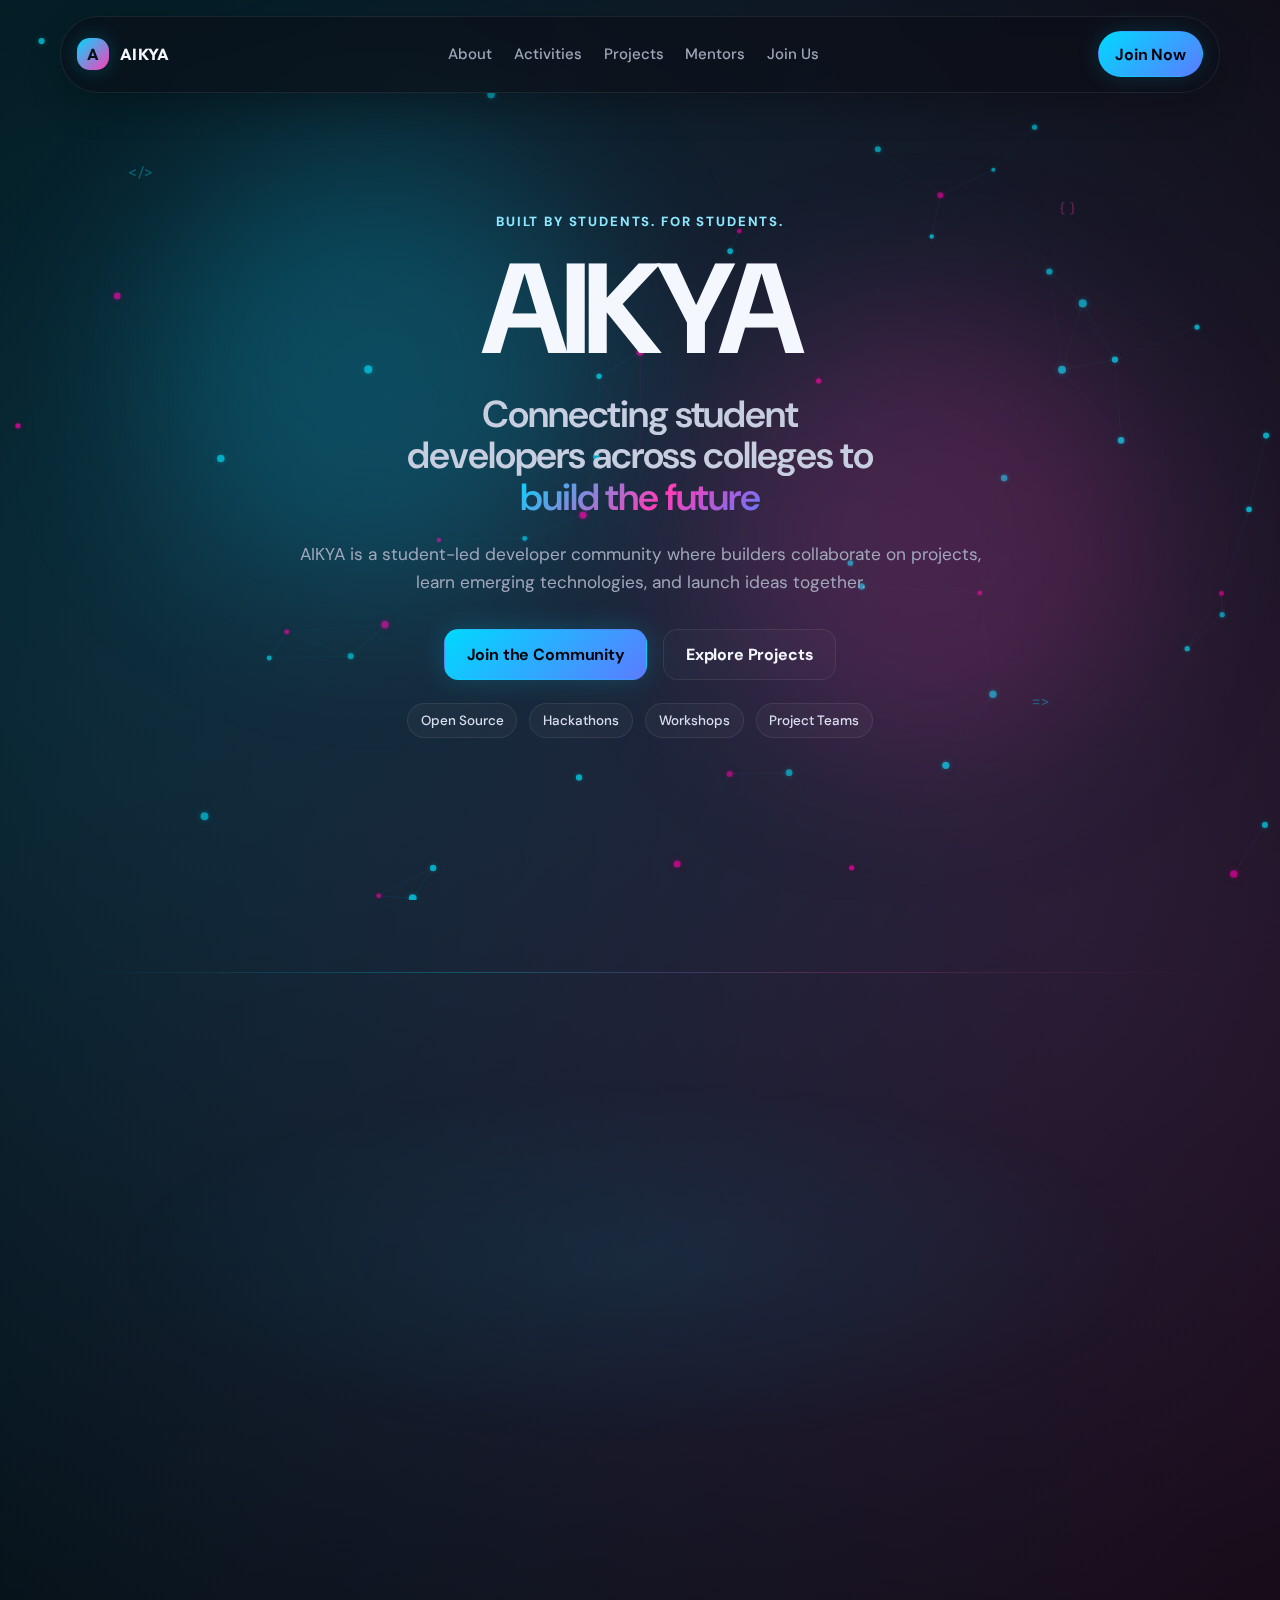
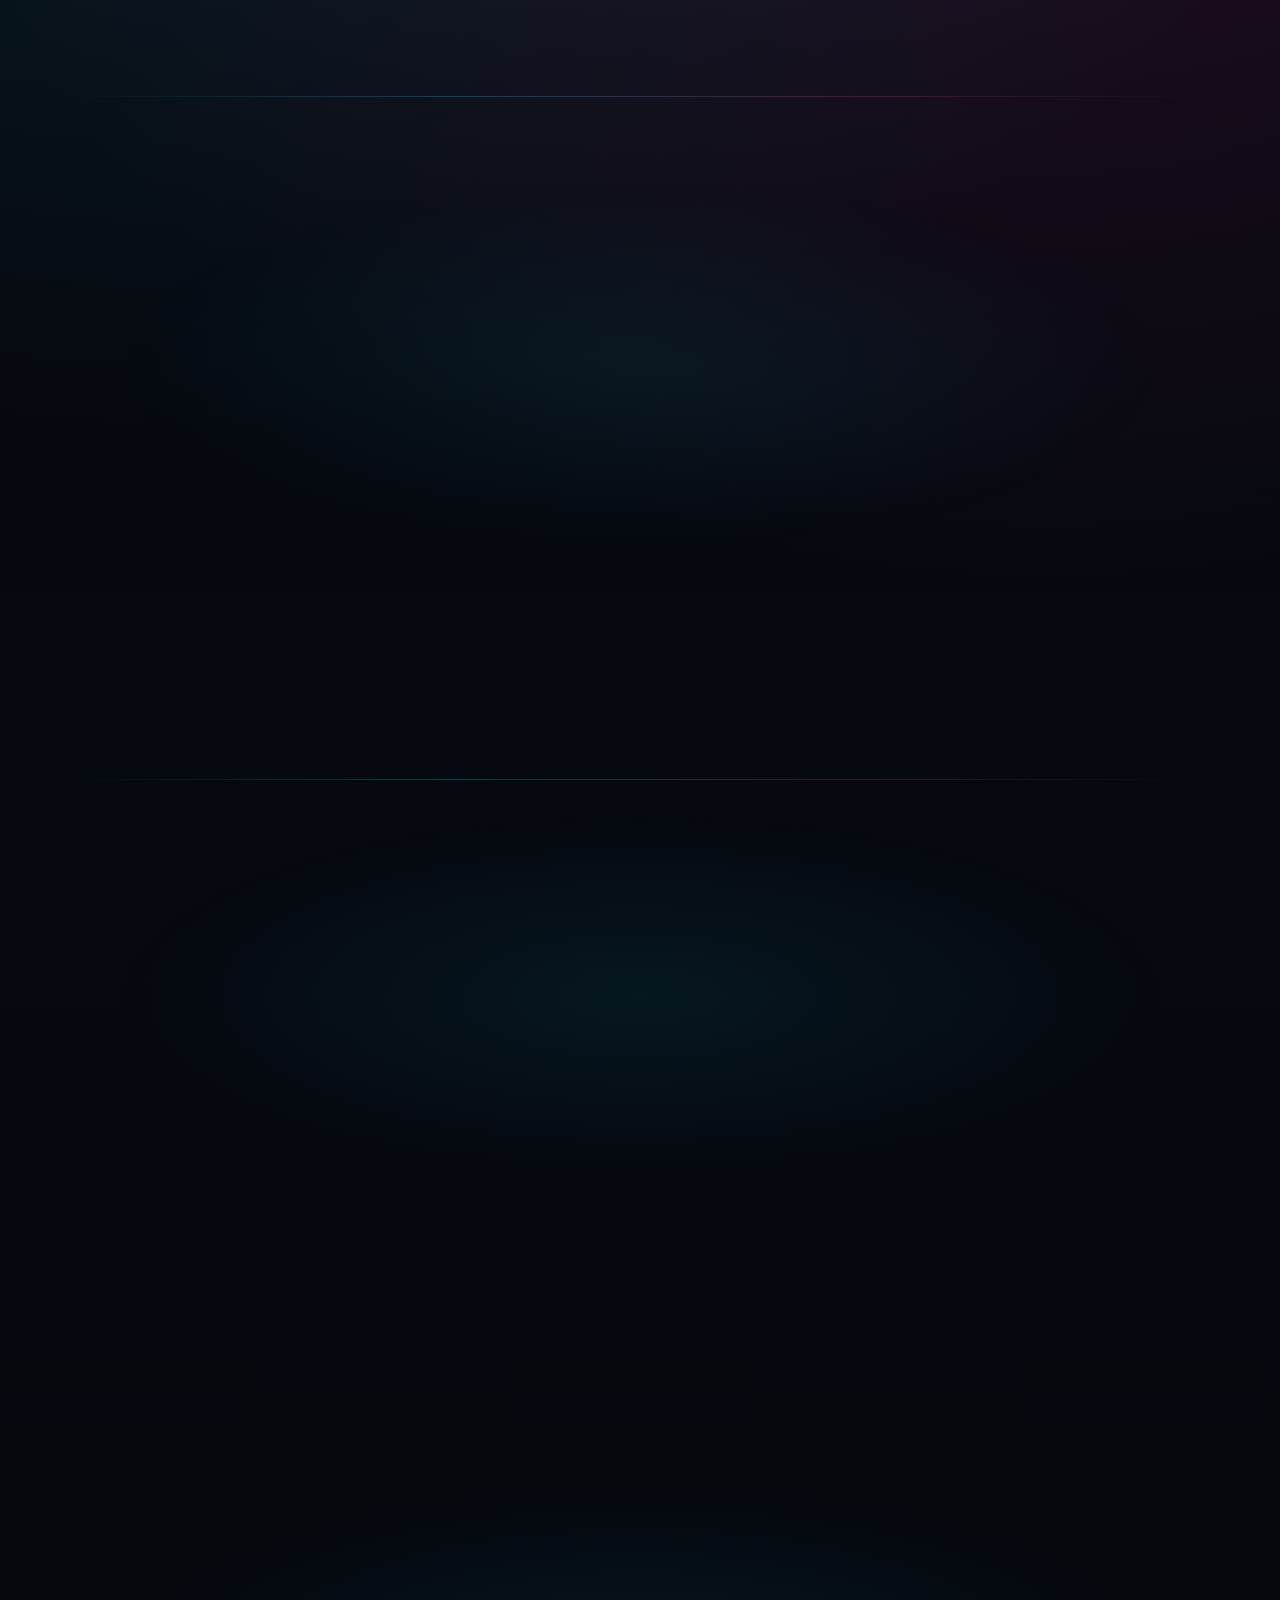
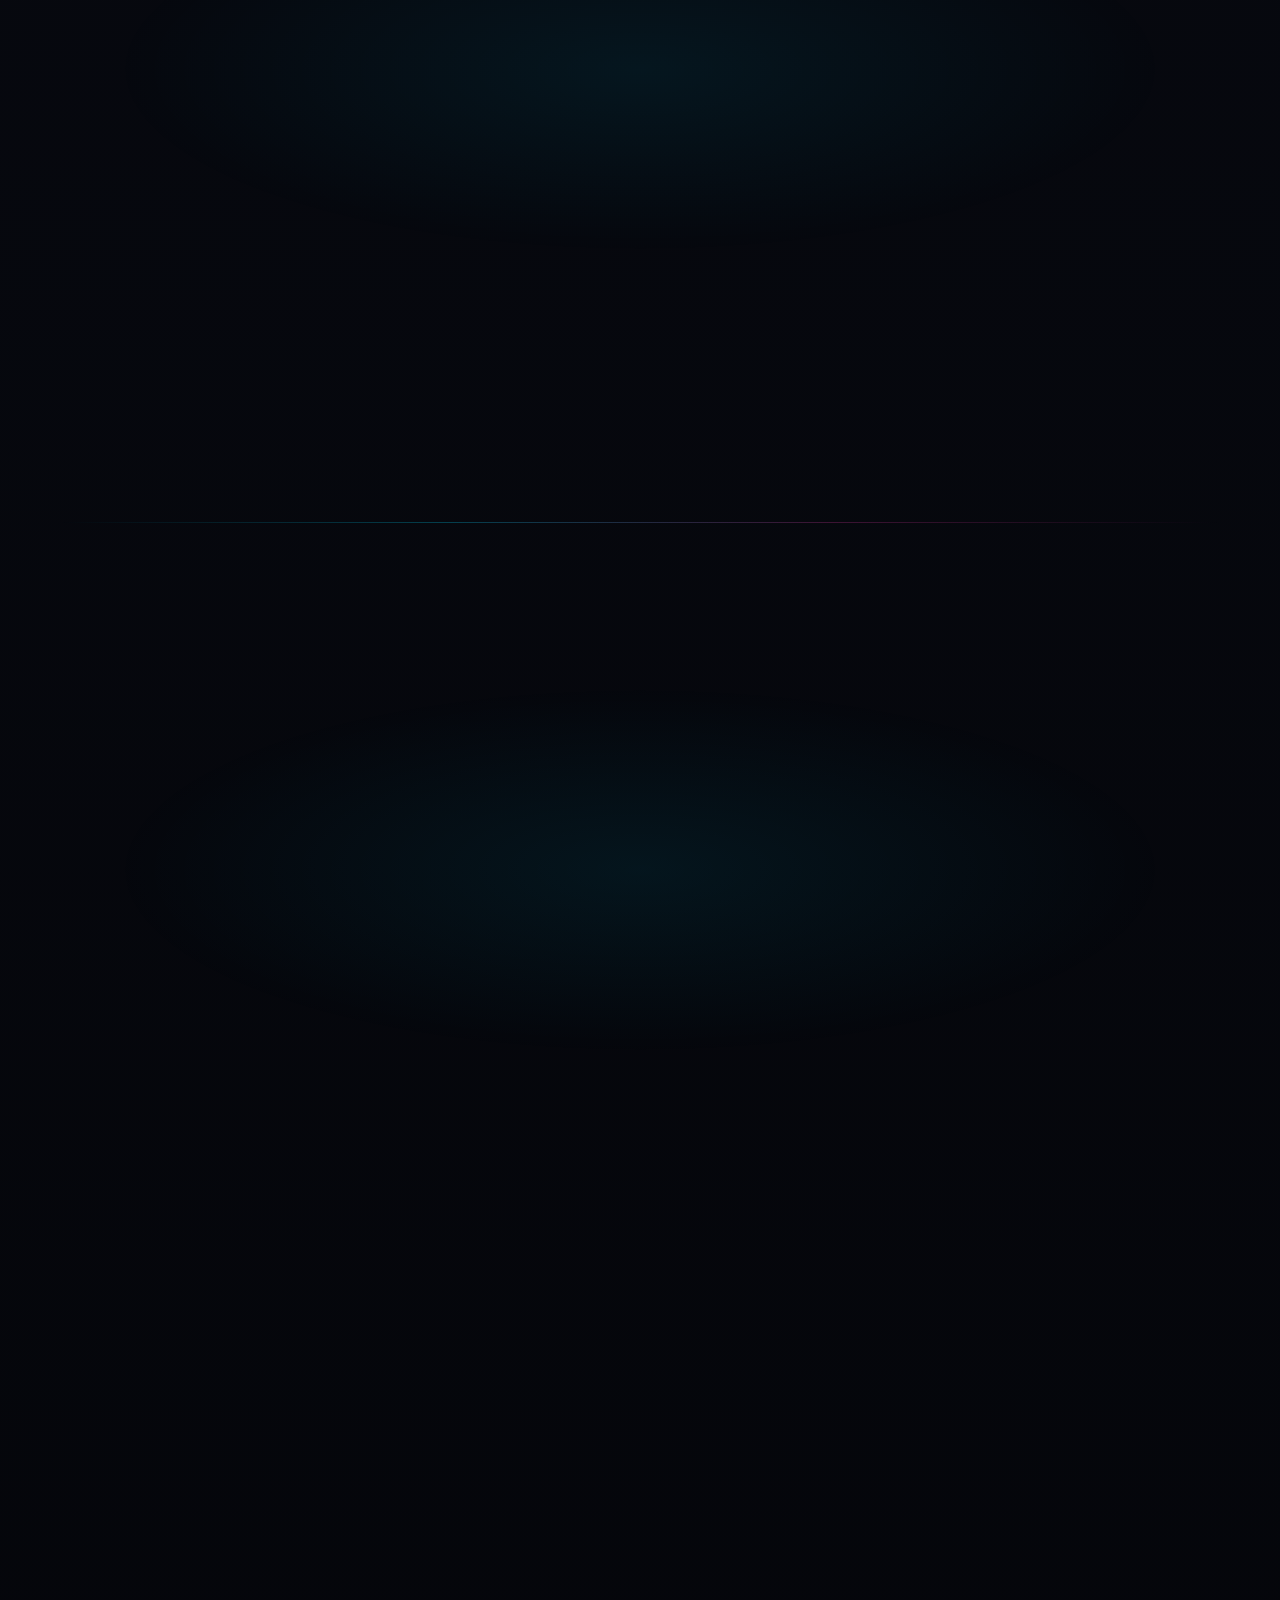
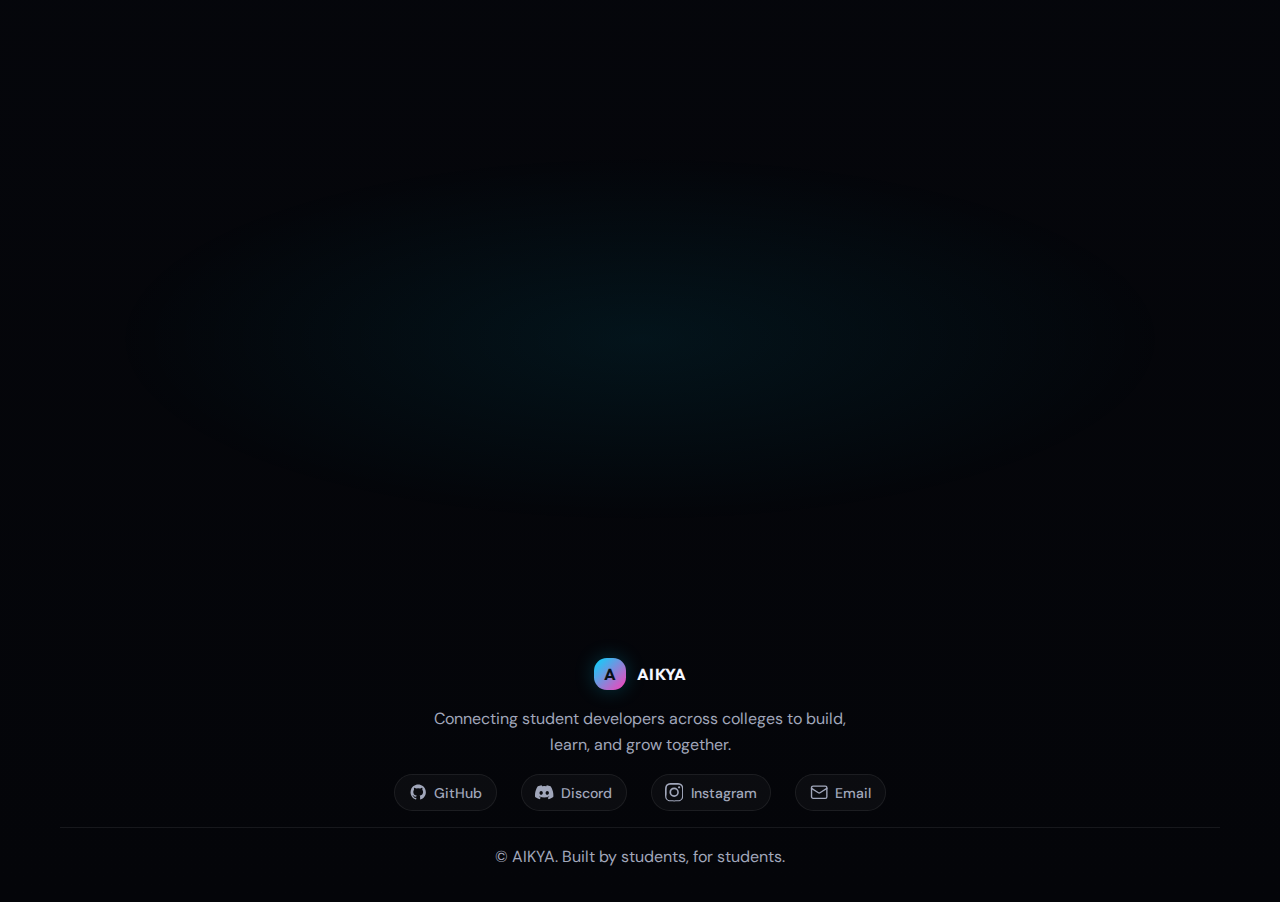
<file: gvp-fest-2026/index.html>
<!DOCTYPE html>
<html lang="en">
  <head>
    <meta charset="UTF-8" />
    <meta name="viewport" content="width=device-width, initial-scale=1.0" />
    <title>AIKYA | Student Developer Community</title>
    <meta
      name="description"
      content="AIKYA is a student-led developer community where builders collaborate on projects, learn emerging technologies, and launch ideas together."
    />
    <link rel="preconnect" href="https://fonts.googleapis.com" />
    <link rel="preconnect" href="https://fonts.gstatic.com" crossorigin />
    <link
      href="https://fonts.googleapis.com/css2?family=DM+Sans:wght@400;500;700&family=Outfit:wght@500;600;700;800&display=swap"
      rel="stylesheet"
    />
    <style>
:root {
  --bg: #05060b;
  --bg-soft: #0a0d17;
  --panel: rgba(16, 18, 30, 0.72);
  --panel-strong: rgba(13, 15, 28, 0.9);
  --border: rgba(255, 255, 255, 0.08);
  --text: #f5f7ff;
  --muted: #a1a7bb;
  --muted-strong: #c7cee0;
  --cyan: #00d9ff;
  --pink: #ff3db8;
  --blue: #5b7cff;
  --green: #3ae6b3;
  --purple: #9f6cff;
  --shadow: 0 24px 80px rgba(0, 0, 0, 0.45);
  --radius: 20px;
  --max-width: 1160px;
}

* {
  box-sizing: border-box;
}

html {
  scroll-behavior: smooth;
}

body {
  margin: 0;
  min-height: 100vh;
  overflow-x: hidden;
  color: var(--text);
  font-family: "DM Sans", sans-serif;
  background:
    radial-gradient(circle at 15% 10%, rgba(0, 217, 255, 0.18), transparent 28%),
    radial-gradient(circle at 82% 16%, rgba(255, 61, 184, 0.16), transparent 26%),
    linear-gradient(180deg, #05060b 0%, #070910 42%, #040509 100%);
}

a {
  color: inherit;
  text-decoration: none;
}

button,
a {
  -webkit-tap-highlight-color: transparent;
}

.container {
  width: min(calc(100% - 2rem), var(--max-width));
  margin: 0 auto;
}

.site-header {
  position: fixed;
  top: 0;
  left: 0;
  right: 0;
  z-index: 30;
  padding: 1rem 0 0;
}

.nav {
  display: flex;
  align-items: center;
  justify-content: space-between;
  gap: 1rem;
  padding: 0.9rem 1rem;
  border: 1px solid rgba(255, 255, 255, 0.08);
  border-radius: 999px;
  background: rgba(10, 12, 20, 0.58);
  backdrop-filter: blur(18px);
  box-shadow: 0 14px 34px rgba(0, 0, 0, 0.22);
}

.section {
  position: relative;
  padding: 4.5rem 0;
}

#about.section {
  padding: 4.5rem 0 2.5rem;
}

.section-glow::before {
  content: "";
  position: absolute;
  left: 50%;
  top: 50%;
  width: min(72rem, 86vw);
  height: 24rem;
  transform: translate(-50%, -50%);
  background: radial-gradient(ellipse, rgba(0, 217, 255, 0.07), transparent 68%);
  pointer-events: none;
}

.section-divider {
  width: min(calc(100% - 2rem), var(--max-width));
  height: 1px;
  margin: 0 auto 2rem;
  background: linear-gradient(90deg, transparent, rgba(0, 217, 255, 0.38), rgba(255, 61, 184, 0.32), transparent);
  opacity: 0.7;
}

.hero {
  min-height: 100vh;
  display: flex;
  align-items: center;
  justify-content: center;
  padding: 7rem 0 4rem;
  overflow: hidden;
}

#hero-canvas {
  position: absolute;
  inset: 0;
  width: 100%;
  height: 100%;
  opacity: 0.82;
}

.hero-orb {
  position: absolute;
  width: 28rem;
  height: 28rem;
  border-radius: 50%;
  filter: blur(80px);
  pointer-events: none;
}

.hero-orb-left {
  top: 16%;
  left: 12%;
  background: rgba(0, 217, 255, 0.2);
}

.hero-orb-right {
  right: 10%;
  bottom: 16%;
  background: rgba(255, 61, 184, 0.18);
}

.floating-symbol {
  position: absolute;
  z-index: 1;
  font-family: "Outfit", sans-serif;
  color: rgba(0, 217, 255, 0.34);
  letter-spacing: 0.04em;
  pointer-events: none;
  animation: floatY 8s ease-in-out infinite;
}

.symbol-one {
  top: 18%;
  left: 10%;
  font-size: 1rem;
}

.symbol-two {
  top: 22%;
  right: 16%;
  font-size: 0.95rem;
  color: rgba(255, 61, 184, 0.36);
  animation-delay: -2s;
}

.symbol-three {
  right: 18%;
  bottom: 21%;
  font-size: 0.95rem;
  animation-delay: -4s;
}

.hero-inner {
  position: relative;
  z-index: 2;
  display: flex;
  justify-content: center;
  text-align: center;
}

.hero-copy {
  max-width: 54rem;
}

.eyebrow {
  display: inline-flex;
  align-items: center;
  gap: 0.4rem;
  margin-bottom: 1rem;
  font-size: 0.82rem;
  font-weight: 700;
  letter-spacing: 0.14em;
  text-transform: uppercase;
  color: #8de8ff;
}

h1,
h2,
h3 {
  margin: 0;
  font-family: "DM Sans", sans-serif;
  line-height: 1;
}

h1 {
  font-size: clamp(4.2rem, 11vw, 8rem);
  font-weight: 800;
  letter-spacing: -0.05em;
}

h2 {
  font-size: clamp(2.25rem, 5vw, 4rem);
  font-weight: 700;
  letter-spacing: -0.045em;
}

h3 {
  font-size: 1.2rem;
  font-weight: 600;
  letter-spacing: -0.02em;
}

p {
  margin: 0;
  color: var(--muted);
  line-height: 1.65;
}

.gradient-text {
  background: linear-gradient(135deg, var(--cyan), var(--pink) 58%, var(--blue));
  -webkit-background-clip: text;
  background-clip: text;
  color: transparent;
}

.hero-tagline {
  max-width: 18ch;
  margin: 1.25rem auto 0;
  font-size: clamp(1.55rem, 3vw, 2.35rem);
  color: var(--muted-strong);
  line-height: 1.1;
  font-weight: 600;
  letter-spacing: -0.03em;
}

.hero-description {
  max-width: 44rem;
  margin: 1.35rem auto 0;
  font-size: 1.08rem;
}

.hero-actions {
  display: flex;
  flex-wrap: wrap;
  justify-content: center;
  gap: 1rem;
  margin-top: 2rem;
}

.hero-pills,
.tag-row {
  display: flex;
  flex-wrap: wrap;
  gap: 0.75rem;
}

.hero-pills {
  justify-content: center;
  margin-top: 1.4rem;
}

.hero-pill,
.tag {
  display: inline-flex;
  align-items: center;
  min-height: 2.2rem;
  padding: 0.45rem 0.8rem;
  border-radius: 999px;
  border: 1px solid rgba(255, 255, 255, 0.08);
  background: rgba(255, 255, 255, 0.03);
  color: #d9dff1;
  font-size: 0.84rem;
  font-weight: 500;
}

.button {
  display: inline-flex;
  align-items: center;
  justify-content: center;
  min-height: 3.15rem;
  padding: 0.9rem 1.35rem;
  border-radius: 0.9rem;
  border: 1px solid transparent;
  font-family: "DM Sans", sans-serif;
  font-weight: 700;
  letter-spacing: -0.01em;
  transition:
    transform 220ms ease,
    border-color 220ms ease,
    box-shadow 220ms ease,
    background 220ms ease;
  cursor: pointer;
}

.button:hover {
  transform: translateY(-2px);
}

.button:focus-visible,
.footer a:focus-visible {
  outline: none;
  box-shadow: 0 0 0 2px rgba(0, 217, 255, 0.75);
}

.button-primary {
  background: linear-gradient(135deg, var(--cyan), var(--blue));
  color: #02040b;
  box-shadow: 0 0 28px rgba(0, 217, 255, 0.2);
}

.button-primary:hover {
  box-shadow:
    0 0 32px rgba(0, 217, 255, 0.28),
    0 12px 28px rgba(0, 217, 255, 0.18);
}

.button-secondary {
  border-color: rgba(255, 255, 255, 0.08);
  background: rgba(255, 255, 255, 0.02);
  color: var(--text);
}

.button-secondary:hover {
  border-color: rgba(0, 217, 255, 0.34);
  box-shadow: 0 0 24px rgba(0, 217, 255, 0.1);
}

.button-nav {
  min-height: 2.7rem;
  padding: 0.72rem 1rem;
  border-radius: 999px;
  background: linear-gradient(135deg, var(--cyan), var(--blue));
  color: #02040b;
  box-shadow: 0 0 24px rgba(0, 217, 255, 0.16);
}

.button-nav:hover {
  box-shadow: 0 0 28px rgba(0, 217, 255, 0.24);
}

.glass {
  position: relative;
  border: 1px solid var(--border);
  border-radius: var(--radius);
  background: linear-gradient(180deg, rgba(18, 20, 34, 0.8), rgba(10, 12, 22, 0.72));
  backdrop-filter: blur(18px);
  box-shadow: var(--shadow);
}

.glass::before {
  content: "";
  position: absolute;
  inset: 0;
  border-radius: inherit;
  padding: 1px;
  background: linear-gradient(135deg, rgba(0, 217, 255, 0.18), transparent, rgba(255, 61, 184, 0.16));
  -webkit-mask:
    linear-gradient(#fff 0 0) content-box,
    linear-gradient(#fff 0 0);
  -webkit-mask-composite: xor;
  mask-composite: exclude;
  pointer-events: none;
}

.why-grid {
  margin-top: 2.75rem;
  display: grid;
  gap: 1.1rem;
  grid-template-columns: repeat(auto-fit, minmax(240px, 1fr));
}

.why-card {
  --accent: var(--cyan);
  position: relative;
  padding: 1.6rem 1.5rem 1.45rem;
  border-radius: 1.1rem;
  border: 1px solid var(--border);
  background:
    radial-gradient(120% 140% at 12% 6%, rgba(0, 217, 255, 0.12), transparent 65%),
    radial-gradient(140% 120% at 88% 10%, rgba(255, 61, 184, 0.08), transparent 60%),
    var(--panel-strong);
  box-shadow: 0 22px 62px rgba(0, 0, 0, 0.5);
  overflow: hidden;
  transition: transform 240ms ease, border-color 240ms ease, box-shadow 240ms ease;
}

.why-card::before {
  content: "";
  position: absolute;
  top: -42px;
  left: -76px;
  width: 260px;
  height: 150px;
  background: linear-gradient(118deg, var(--accent), transparent 70%);
  transform: rotate(10deg);
  opacity: 0.55;
  pointer-events: none;
  transition: opacity 220ms ease, transform 320ms ease;
}

.why-card:hover {
  transform: translateY(-6px);
  border-color: var(--accent);
  box-shadow:
    0 24px 70px rgba(0, 0, 0, 0.55),
    0 0 32px var(--accent);
}

.why-card:hover::before {
  opacity: 0.9;
  transform: rotate(6deg) translateY(6px);
}

.why-chip {
  display: inline-flex;
  align-items: center;
  gap: 0.35rem;
  padding: 0.35rem 0.7rem;
  margin-bottom: 0.9rem;
  border-radius: 999px;
  border: 1px solid rgba(255, 255, 255, 0.1);
  background: rgba(255, 255, 255, 0.04);
  color: var(--accent);
  font-size: 0.7rem;
  letter-spacing: 0.08em;
  text-transform: uppercase;
  font-weight: 800;
}

.why-icon {
  width: 3.5rem;
  height: 3.5rem;
  border-radius: 1rem;
  display: inline-flex;
  align-items: center;
  justify-content: center;
  margin-bottom: 0.9rem;
  background: linear-gradient(140deg, var(--accent), rgba(255, 255, 255, 0.08));
  border: 1px solid rgba(255, 255, 255, 0.14);
  box-shadow: 0 12px 30px rgba(0, 0, 0, 0.35), 0 0 22px rgba(0, 217, 255, 0.25);
}

.why-icon svg {
  width: 2rem;
  height: 2rem;
  color: #041018;
}

.why-title {
  margin: 0 0 0.45rem;
  font-size: 1.35rem;
  font-weight: 700;
}

.why-copy {
  margin: 0 0 0.9rem;
  color: var(--muted-strong);
  font-size: 0.98rem;
  line-height: 1.65;
}

.why-cta {
  display: inline-flex;
  align-items: center;
  gap: 0.4rem;
  color: var(--accent);
  font-weight: 700;
  font-size: 0.95rem;
  padding: 0.4rem 0.65rem;
  border-radius: 0.75rem;
  background: rgba(255, 255, 255, 0.04);
  border: 1px solid rgba(255, 255, 255, 0.08);
  transition: transform 180ms ease, background 180ms ease;
}

.why-cta svg {
  width: 1rem;
  height: 1rem;
}

.why-card:hover .why-cta {
  transform: translateX(2px);
  background: rgba(255, 255, 255, 0.07);
}

.section-heading {
  max-width: 48rem;
  margin-bottom: 2.25rem;
}

.section-heading.centered {
  margin-right: auto;
  margin-left: auto;
  text-align: center;
}

.section-heading.centered h2 {
  font-size: clamp(1.8rem, 3.6vw, 2.6rem);
}

.section-heading.centered .eyebrow {
  font-size: 0.85rem;
  letter-spacing: 0.18em;
}

.section-heading h2,
.section-copy h2,
.launch-copy h2,
.final-cta h2 {
  max-width: 22ch;
}

h2.section-line-small {
  font-size: clamp(1.55rem, 3vw, 2.25rem);
  line-height: 1.16;
  font-weight: 600;
  letter-spacing: -0.015em;
  max-width: 24ch;
  margin-left: auto;
  margin-right: auto;
  color: var(--muted-strong);
}

.section-heading.centered h2,
.final-cta h2 {
  margin-right: auto;
  margin-left: auto;
}

.section-copy p,
.section-heading p,
.launch-copy p,
.final-cta p {
  margin-top: 1rem;
}

.section-subtitle {
  color: var(--muted-strong);
  margin-top: 0.5rem;
}

.about-stacked {
  position: relative;
  z-index: 2;
  display: flex;
  flex-direction: column;
  gap: 2rem;
  padding-top: 3rem;
}

.about-panel-wide {
  max-width: 48rem;
  margin: 0 auto;
  width: 100%;
}

.about-points-row {
  display: grid;
  grid-template-columns: repeat(2, 1fr);
  gap: 1rem;
  margin-top: 1.35rem;
}

.launch-panel {
  position: relative;
  z-index: 2;
  display: grid;
  grid-template-columns: repeat(2, minmax(0, 1fr));
  gap: 2rem;
  align-items: center;
}

.launch-panel > .button {
  justify-self: center;
}

.footer-centered {
  display: flex;
  flex-direction: column;
  align-items: center;
  text-align: center;
  gap: 1rem;
  padding: 2.5rem 0 1rem;
}

.footer-desc {
  max-width: 28rem;
  color: var(--muted);
  line-height: 1.65;
}

.footer-links-row {
  display: flex;
  align-items: center;
  justify-content: center;
  flex-wrap: wrap;
  gap: 1.5rem;
  color: var(--muted);
  font-size: 0.94rem;
  font-weight: 500;
}

.footer-links-row a:hover {
  color: var(--text);
}

.footer-socials a {
  display: inline-flex;
  align-items: center;
  gap: 0.45rem;
  padding: 0.5rem 0.85rem;
  border-radius: 999px;
  border: 1px solid rgba(255, 255, 255, 0.07);
  background: rgba(255, 255, 255, 0.03);
  transition: transform 200ms ease, border-color 200ms ease, background 200ms ease, color 200ms ease;
}

.footer-socials a:hover {
  transform: translateY(-2px);
  border-color: rgba(0, 217, 255, 0.25);
  background: rgba(0, 217, 255, 0.06);
  color: var(--cyan);
}

.footer-socials svg {
  width: 1.15rem;
  height: 1.15rem;
  flex-shrink: 0;
}

.footer-socials span {
  font-size: 0.88rem;
  font-weight: 500;
}

.section-copy {
  max-width: 32rem;
}

.section-copy p:not(:last-child) {
  margin-bottom: 0.65rem;
}

.about-panel,
.launch-panel,
.final-cta {
  padding: 1.65rem;
}

.panel-badge,
.project-status {
  display: inline-flex;
  align-items: center;
  min-height: 1.9rem;
  padding: 0.35rem 0.7rem;
  border-radius: 999px;
  font-size: 0.78rem;
  font-weight: 700;
  letter-spacing: 0.02em;
}

.panel-badge {
  background: rgba(0, 217, 255, 0.08);
  border: 1px solid rgba(0, 217, 255, 0.16);
  color: #9cf0ff;
}

.about-panel-head h3 {
  margin-top: 0.9rem;
  font-size: 1.65rem;
}

.about-points {
  display: grid;
  gap: 1rem;
  margin-top: 1.35rem;
}

.about-point {
  padding: 1rem 1.05rem;
  border-radius: 1rem;
  border: 1px solid rgba(255, 255, 255, 0.07);
  background: rgba(255, 255, 255, 0.03);
  transition:
    transform 220ms ease,
    border-color 220ms ease,
    box-shadow 220ms ease;
}

.about-point:hover {
  transform: translateY(-3px);
  border-color: rgba(0, 217, 255, 0.22);
  box-shadow: 0 0 24px rgba(0, 217, 255, 0.07);
}

.about-point strong {
  display: block;
  font-family: "Outfit", sans-serif;
  color: var(--text);
  font-weight: 600;
}

.about-point p {
  margin-top: 0.45rem;
}

.card-grid {
  display: grid;
  gap: 1.25rem;
}

.feature-grid {
  grid-template-columns: repeat(4, minmax(0, 1fr));
}

.activity-grid {
  grid-template-columns: repeat(4, minmax(0, 1fr));
}

.project-grid {
  grid-template-columns: repeat(3, minmax(0, 1fr));
}

.feature-card,
.activity-card,
.project-card {
  padding: 1.5rem;
  transition:
    transform 240ms ease,
    border-color 240ms ease,
    box-shadow 240ms ease;
}

.feature-card:hover,
.activity-card:hover,
.project-card:hover {
  transform: translateY(-6px);
  border-color: rgba(0, 217, 255, 0.22);
  box-shadow:
    var(--shadow),
    0 0 30px rgba(0, 217, 255, 0.08);
}

.feature-card p,
.activity-card p,
.project-card p {
  margin-top: 0.75rem;
}

.feature-icon,
.activity-icon {
  display: grid;
  place-items: center;
  width: 3.5rem;
  height: 3.5rem;
  margin-bottom: 1.1rem;
  border-radius: 1rem;
  font-family: "Outfit", sans-serif;
  font-size: 1.2rem;
  border: 1px solid rgba(255, 255, 255, 0.08);
}

.cyan {
  color: #92efff;
  background: linear-gradient(180deg, rgba(0, 217, 255, 0.14), rgba(0, 217, 255, 0.04));
}

.pink {
  color: #ff9fda;
  background: linear-gradient(180deg, rgba(255, 61, 184, 0.14), rgba(255, 61, 184, 0.04));
}

.blue {
  color: #afbcff;
  background: linear-gradient(180deg, rgba(91, 124, 255, 0.14), rgba(91, 124, 255, 0.04));
}

.purple {
  color: #d5b6ff;
  background: linear-gradient(180deg, rgba(159, 108, 255, 0.14), rgba(159, 108, 255, 0.04));
}

.green {
  color: #bdf7e6;
  background: linear-gradient(180deg, rgba(58, 230, 179, 0.14), rgba(58, 230, 179, 0.04));
}

.project-top {
  display: flex;
  align-items: center;
  justify-content: space-between;
  gap: 1rem;
}

.project-status.cyan {
  background: rgba(0, 217, 255, 0.1);
  border: 1px solid rgba(0, 217, 255, 0.16);
}

.project-status.pink {
  background: rgba(255, 61, 184, 0.1);
  border: 1px solid rgba(255, 61, 184, 0.16);
}

.project-status.blue {
  background: rgba(91, 124, 255, 0.1);
  border: 1px solid rgba(91, 124, 255, 0.16);
}

.project-status.purple {
  background: rgba(159, 108, 255, 0.1);
  border: 1px solid rgba(159, 108, 255, 0.16);
}

.project-status.green {
  background: rgba(58, 230, 179, 0.1);
  border: 1px solid rgba(58, 230, 179, 0.16);
}

.project-arrow {
  color: #6e7794;
  font-size: 1.1rem;
}

.tag-row {
  margin-top: 1rem;
}

.project-card-cta {
  display: flex;
  flex-direction: column;
  justify-content: center;
  border-style: dashed;
}

.project-plus {
  display: grid;
  place-items: center;
  width: 3rem;
  height: 3rem;
  margin-bottom: 1rem;
  border-radius: 1rem;
  border: 1px solid rgba(255, 255, 255, 0.08);
  color: var(--muted-strong);
  font-size: 1.4rem;
}

.launch-panel {
  position: relative;
  overflow: hidden;
}

.launch-panel::after {
  content: "";
  position: absolute;
  top: -4rem;
  right: -3rem;
  width: 16rem;
  height: 16rem;
  border-radius: 50%;
  background: rgba(0, 217, 255, 0.08);
  filter: blur(30px);
  pointer-events: none;
}

.launch-copy {
  position: relative;
  z-index: 1;
}

.launch-copy h2.section-line-small {
  margin-left: 0;
  margin-right: 0;
}

.final-cta {
  position: relative;
  text-align: center;
  overflow: hidden;
  padding: 3rem 2rem;
}

.final-cta p {
  max-width: 36rem;
  margin-left: auto;
  margin-right: auto;
}

.final-cta .hero-actions {
  margin-top: 1.75rem;
}

.final-cta::after {
  content: "";
  position: absolute;
  inset: auto 50% -8rem auto;
  width: 26rem;
  height: 26rem;
  transform: translateX(50%);
  border-radius: 50%;
  background: radial-gradient(circle, rgba(0, 217, 255, 0.06), rgba(255, 61, 184, 0.04), transparent 70%);
  filter: blur(40px);
  pointer-events: none;
}

.final-cta > * {
  position: relative;
  z-index: 1;
}

.brand {
  display: inline-flex;
  align-items: center;
  gap: 0.7rem;
  font-family: "Outfit", sans-serif;
  font-weight: 700;
  letter-spacing: 0.01em;
}

.brand-mark {
  display: grid;
  place-items: center;
  width: 2rem;
  height: 2rem;
  border-radius: 0.8rem;
  background: linear-gradient(135deg, var(--cyan), var(--pink));
  color: #081018;
  box-shadow: 0 0 20px rgba(0, 217, 255, 0.22);
}

.nav-links {
  display: flex;
  align-items: center;
  gap: 1.35rem;
  color: var(--muted);
  font-size: 0.94rem;
  font-weight: 500;
}

.nav-links a:hover {
  color: var(--text);
}

.footer {
  padding: 1rem 0 2rem;
}

.footer-brand {
  margin-bottom: 0;
}

.footer-bottom {
  padding-top: 1rem;
  border-top: 1px solid rgba(255, 255, 255, 0.08);
  text-align: center;
}

.back-to-top {
  position: fixed;
  bottom: 2rem;
  right: 2rem;
  z-index: 50;
  width: 3rem;
  height: 3rem;
  border: none;
  border-radius: 50%;
  background: rgba(10, 12, 22, 0.85);
  backdrop-filter: blur(12px);
  cursor: pointer;
  display: flex;
  align-items: center;
  justify-content: center;
  opacity: 0;
  visibility: hidden;
  transform: translateY(12px);
  transition: opacity 300ms ease, visibility 300ms ease, transform 300ms ease, box-shadow 220ms ease;
}

.back-to-top.is-shown {
  opacity: 1;
  visibility: visible;
  transform: translateY(0);
}

.back-to-top:hover {
  box-shadow: 0 0 24px rgba(0, 217, 255, 0.3), 0 0 0 1px rgba(0, 217, 255, 0.25);
}

.back-to-top:hover .btt-arrow {
  transform: translateY(-1px);
}

.progress-ring {
  position: absolute;
  inset: 0;
  width: 100%;
  height: 100%;
  transform: rotate(-90deg);
}

.progress-ring-bg {
  fill: none;
  stroke: rgba(255, 255, 255, 0.08);
  stroke-width: 2.5;
}

.progress-ring-fill {
  fill: none;
  stroke: var(--cyan);
  stroke-width: 2.5;
  stroke-linecap: round;
  stroke-dasharray: 131.95;
  stroke-dashoffset: 131.95;
  transition: stroke-dashoffset 60ms linear;
}

.btt-arrow {
  position: relative;
  z-index: 1;
  width: 1.15rem;
  height: 1.15rem;
  color: var(--cyan);
  transition: transform 200ms ease;
}

.reveal {
  opacity: 0;
  transform: translateY(28px);
  transition:
    opacity 700ms ease,
    transform 700ms ease;
  transition-delay: var(--reveal-delay, 0s);
}

.reveal.is-visible {
  opacity: 1;
  transform: translateY(0);
}

.reveal.style-sparkle.is-visible {
  animation: sparkleRise 950ms cubic-bezier(0.25, 0.6, 0.35, 1.05) forwards;
}

.reveal.style-swipe.is-visible {
  animation: swipeIn 900ms cubic-bezier(0.33, 1, 0.68, 1) forwards;
}

.reveal.style-glow.is-visible {
  animation: glowPulse 1100ms cubic-bezier(0.28, 0.84, 0.42, 1) forwards;
}

.reveal.style-wave.is-visible {
  animation: waveLift 1000ms cubic-bezier(0.52, 0.16, 0.24, 1.02) forwards;
}

.reveal.style-pop.is-visible {
  animation: popSpark 850ms cubic-bezier(0.4, 0, 0.2, 1.1) forwards;
}

.reveal.style-orbit.is-visible {
  animation: orbitSlide 1050ms cubic-bezier(0.25, 0.7, 0.45, 1) forwards;
}

.reveal.style-zoom.is-visible {
  animation: zoomBloom 950ms cubic-bezier(0.32, 0, 0.12, 1.1) forwards;
}

.reveal.style-glimmer.is-visible {
  animation: glimmerFade 1000ms cubic-bezier(0.48, 0, 0.12, 1) forwards;
}

@keyframes sparkleRise {
  from {
    opacity: 0;
    transform: translateY(32px) scale(0.96);
    filter: blur(6px);
  }
  to {
    opacity: 1;
    transform: translateY(0) scale(1);
    filter: blur(0);
  }
}

@keyframes swipeIn {
  from {
    opacity: 0;
    transform: translateX(-48px) translateY(12px);
  }
  to {
    opacity: 1;
    transform: translateX(0) translateY(0);
  }
}

@keyframes glowPulse {
  from {
    opacity: 0;
    transform: scale(0.96) translateY(18px);
    filter: drop-shadow(0 0 0 rgba(0, 217, 255, 0));
  }
  to {
    opacity: 1;
    transform: scale(1) translateY(0);
    filter: drop-shadow(0 0 28px rgba(0, 217, 255, 0.25));
  }
}

@keyframes waveLift {
  from {
    opacity: 0;
    transform: translateY(32px) rotate(-4deg);
  }
  to {
    opacity: 1;
    transform: translateY(0) rotate(0);
  }
}

@keyframes popSpark {
  from {
    opacity: 0;
    transform: scale(0.88) translateY(14px);
  }
  60% {
    transform: scale(1.06) translateY(-4px);
  }
  to {
    opacity: 1;
    transform: scale(1) translateY(0);
  }
}

@keyframes orbitSlide {
  from {
    opacity: 0;
    transform: translateY(28px) rotate(-9deg) scale(0.94);
  }
  to {
    opacity: 1;
    transform: translateY(0) rotate(0) scale(1);
  }
}

@keyframes zoomBloom {
  from {
    opacity: 0;
    transform: scale(0.8) translateY(24px);
    filter: blur(3px);
  }
  to {
    opacity: 1;
    transform: scale(1) translateY(0);
    filter: blur(0);
  }
}

@keyframes glimmerFade {
  from {
    opacity: 0;
    transform: translateY(42px);
    filter: drop-shadow(0 0 0 rgba(0, 217, 255, 0));
  }
  to {
    opacity: 1;
    transform: translateY(0);
    filter: drop-shadow(0 0 20px rgba(0, 217, 255, 0.1));
  }
}

@keyframes floatY {
  0%,
  100% {
    transform: translateY(0);
  }
  50% {
    transform: translateY(-12px);
  }
}

/* ── Hamburger + Mobile Menu ── */
.hamburger {
  display: none;
  flex-direction: column;
  justify-content: center;
  align-items: center;
  gap: 5px;
  width: 2.5rem;
  height: 2.5rem;
  border: 1px solid rgba(255, 255, 255, 0.1);
  border-radius: 0.65rem;
  background: rgba(255, 255, 255, 0.04);
  cursor: pointer;
  padding: 0;
  flex-shrink: 0;
  transition: border-color 200ms ease, background 200ms ease;
}

.hamburger:hover {
  border-color: rgba(0, 217, 255, 0.32);
  background: rgba(0, 217, 255, 0.07);
}

.ham-line {
  display: block;
  width: 1.1rem;
  height: 1.5px;
  background: var(--text);
  border-radius: 2px;
  transition: transform 280ms ease, opacity 200ms ease;
}

.hamburger.is-open .ham-line:nth-child(1) {
  transform: translateY(6.5px) rotate(45deg);
}

.hamburger.is-open .ham-line:nth-child(2) {
  opacity: 0;
}

.hamburger.is-open .ham-line:nth-child(3) {
  transform: translateY(-6.5px) rotate(-45deg);
}

.mobile-menu {
  display: none;
  position: fixed;
  inset: 0;
  z-index: 25;
  background: rgba(5, 6, 11, 0.97);
  backdrop-filter: blur(28px);
  -webkit-backdrop-filter: blur(28px);
  flex-direction: column;
  align-items: center;
  justify-content: center;
  gap: 0.35rem;
  padding: 5rem 2rem 3rem;
  opacity: 0;
  pointer-events: none;
  transition: opacity 260ms ease;
}

.mobile-menu.is-open {
  opacity: 1;
  pointer-events: auto;
}

.mobile-link {
  font-family: "Outfit", sans-serif;
  font-size: clamp(1.6rem, 7vw, 2.2rem);
  font-weight: 700;
  letter-spacing: -0.03em;
  color: var(--muted-strong);
  padding: 0.55rem 1rem;
  border-radius: 0.75rem;
  transition: color 180ms ease, background 180ms ease;
}

.mobile-link:hover {
  color: var(--text);
  background: rgba(255, 255, 255, 0.05);
}

.mobile-cta {
  margin-top: 1.25rem;
  width: auto !important;
  padding: 0.9rem 2.5rem;
  font-size: 1rem;
}

/* ── Tablet (≤ 1080px) ── */
@media (max-width: 1080px) {
  .feature-grid,
  .activity-grid {
    grid-template-columns: repeat(2, minmax(0, 1fr));
  }

  .project-grid {
    grid-template-columns: repeat(2, minmax(0, 1fr));
  }

  .about-points-row,
  .launch-panel {
    grid-template-columns: 1fr;
  }

  .launch-panel {
    text-align: center;
  }

  .launch-panel > .button {
    justify-self: center;
  }

  .launch-copy h2.section-line-small {
    margin-left: auto;
    margin-right: auto;
  }

  .why-grid {
    grid-template-columns: repeat(2, minmax(0, 1fr));
  }
}

/* ── Mobile (≤ 760px) ── */
@media (max-width: 760px) {
  .section {
    padding: 3.5rem 0;
  }

  .site-header {
    padding-top: 0.75rem;
  }

  .nav {
    border-radius: 1.25rem;
  }

  h1 {
    font-size: clamp(3.2rem, 16vw, 5rem);
  }

  h2 {
    font-size: clamp(1.9rem, 9vw, 3rem);
  }

  .hero {
    min-height: auto;
    padding-top: 5rem;
    padding-bottom: 3rem;
  }

  .nav-links,
  .button-nav {
    display: none;
  }

  .hamburger {
    display: flex;
  }

  .mobile-menu {
    display: flex;
  }

  .hero-actions {
    flex-direction: column;
    align-items: stretch;
    gap: 0.75rem;
  }

  .hero-actions .button {
    width: 100%;
    justify-content: center;
  }

  .hero-pills,
  .tag-row {
    justify-content: center;
  }

  .hero-tagline {
    font-size: clamp(1.3rem, 5vw, 1.9rem);
  }

  .hero-description {
    font-size: 1rem;
  }

  .feature-grid,
  .activity-grid,
  .project-grid {
    grid-template-columns: 1fr;
  }

  .why-grid {
    grid-template-columns: 1fr;
  }

  .floating-symbol {
    display: none;
  }

  .about-points-row {
    grid-template-columns: 1fr;
  }

  .launch-panel {
    grid-template-columns: 1fr;
    text-align: center;
    gap: 1.5rem;
    padding: 1.5rem;
  }

  .launch-copy h2.section-line-small {
    margin-left: auto;
    margin-right: auto;
  }

  .launch-panel > .button {
    width: 100%;
    justify-self: stretch;
  }

  .final-cta {
    padding: 2rem 1.25rem;
  }

  .final-cta .hero-actions {
    flex-direction: column;
    align-items: stretch;
  }

  .final-cta .hero-actions .button {
    width: 100%;
    justify-content: center;
  }

  .section-heading.centered h2 {
    font-size: clamp(1.55rem, 7vw, 2.2rem);
  }

  .mentors-track-wrap::before,
  .mentors-track-wrap::after {
    width: 3rem;
  }

  .mentor-card {
    width: 230px;
    padding: 1.1rem 1rem 1rem;
  }

  .footer-links-row {
    gap: 0.75rem;
  }

  .footer-socials {
    flex-wrap: wrap;
    justify-content: center;
  }

  .back-to-top {
    bottom: 1.25rem;
    right: 1.25rem;
  }

  .glass.about-panel {
    padding: 1.25rem;
  }

  .why-card {
    padding: 1.4rem 1.25rem 1.25rem;
  }
}

/* ── Small phones (≤ 480px) ── */
@media (max-width: 480px) {
  .container {
    width: calc(100% - 1.5rem);
  }

  .section {
    padding: 2.75rem 0;
  }

  h1 {
    font-size: clamp(2.8rem, 18vw, 4rem);
    letter-spacing: -0.04em;
  }

  .hero {
    padding-top: 4.5rem;
  }

  .hero-tagline {
    font-size: clamp(1.15rem, 5.5vw, 1.55rem);
    max-width: 22ch;
  }

  .eyebrow {
    font-size: 0.74rem;
  }

  .hero-pill,
  .tag {
    font-size: 0.78rem;
    padding: 0.38rem 0.65rem;
  }

  .about-point {
    padding: 0.85rem 0.9rem;
  }

  .about-panel-head h3 {
    font-size: 1.35rem;
  }

  .activity-card,
  .feature-card,
  .project-card {
    padding: 1.25rem;
  }

  .mentor-card {
    width: 210px;
    padding: 1rem 0.9rem 0.9rem;
  }

  .mentor-name {
    font-size: 0.9rem;
  }

  .mentor-role {
    font-size: 0.75rem;
  }

  .mentors-track-wrap::before,
  .mentors-track-wrap::after {
    width: 2rem;
  }

  .final-cta {
    padding: 1.75rem 1rem;
  }

  .footer-desc {
    font-size: 0.9rem;
  }

  .footer-links-row {
    gap: 0.6rem;
  }

  .footer-socials a {
    padding: 0.45rem 0.7rem;
  }

  .footer-socials span {
    font-size: 0.8rem;
  }

  .back-to-top {
    width: 2.6rem;
    height: 2.6rem;
    bottom: 1rem;
    right: 1rem;
  }

  .section-heading.centered h2 {
    font-size: clamp(1.45rem, 8vw, 2rem);
  }

  h2.section-line-small {
    font-size: clamp(1.3rem, 6.5vw, 1.9rem);
  }
}

/* ── Mentors Section ── */
.mentors-rows {
  display: flex;
  flex-direction: column;
  gap: 1.1rem;
  margin-top: 2.75rem;
}

.mentors-track-wrap {
  overflow: hidden;
  position: relative;
  width: 100%;
  --gap: 1.1rem;
}

.mentors-track-wrap::before,
.mentors-track-wrap::after {
  content: "";
  position: absolute;
  top: 0;
  bottom: 0;
  width: 7rem;
  z-index: 2;
  pointer-events: none;
}

.mentors-track-wrap::before {
  left: 0;
  background: linear-gradient(90deg, var(--bg), transparent);
}

.mentors-track-wrap::after {
  right: 0;
  background: linear-gradient(-90deg, var(--bg), transparent);
}

.mentors-track {
  display: flex;
  gap: var(--gap);
  width: max-content;
  animation: mentorScrollLeft 38s linear infinite;
}

.mentors-track.reverse {
  animation: mentorScrollRight 42s linear infinite;
}

.mentors-track-wrap:hover .mentors-track {
  animation-play-state: paused;
}

@keyframes mentorScrollLeft {
  from { transform: translateX(0); }
  to   { transform: translateX(-50%); }
}

@keyframes mentorScrollRight {
  from { transform: translateX(-50%); }
  to   { transform: translateX(0); }
}

.mentor-card {
  flex-shrink: 0;
  width: 272px;
  padding: 1.35rem 1.3rem 1.15rem;
  border-radius: 1.15rem;
  border: 1px solid var(--border);
  background: linear-gradient(160deg, rgba(18, 20, 36, 0.88), rgba(10, 12, 22, 0.78));
  backdrop-filter: blur(18px);
  box-shadow: 0 18px 46px rgba(0, 0, 0, 0.42);
  transition: transform 240ms ease, border-color 240ms ease, box-shadow 240ms ease;
  position: relative;
  overflow: hidden;
}

.mentor-card::before {
  content: "";
  position: absolute;
  top: -36px;
  left: -60px;
  width: 200px;
  height: 130px;
  background: linear-gradient(118deg, var(--mentor-accent, var(--cyan)), transparent 72%);
  transform: rotate(10deg);
  opacity: 0.35;
  pointer-events: none;
  transition: opacity 220ms ease;
}

.mentor-card:hover {
  transform: translateY(-6px);
  border-color: var(--mentor-accent, var(--cyan));
  box-shadow:
    0 22px 56px rgba(0, 0, 0, 0.52),
    0 0 28px rgba(0, 217, 255, 0.12);
}

.mentor-card:hover::before {
  opacity: 0.65;
}

.mentor-avatar {
  width: 2.75rem;
  height: 2.75rem;
  border-radius: 50%;
  display: flex;
  align-items: center;
  justify-content: center;
  font-family: "Outfit", sans-serif;
  font-weight: 800;
  font-size: 1.05rem;
  color: #041018;
  margin-bottom: 0.85rem;
  background: linear-gradient(135deg, var(--mentor-accent, var(--cyan)), color-mix(in srgb, var(--mentor-accent, var(--cyan)) 60%, var(--pink)));
  box-shadow: 0 0 18px rgba(0, 217, 255, 0.28);
  flex-shrink: 0;
}

.mentor-name {
  font-size: 0.97rem;
  font-weight: 700;
  color: var(--text);
  margin: 0 0 0.28rem;
  font-family: "Outfit", sans-serif;
  letter-spacing: -0.01em;
  line-height: 1.25;
}

.mentor-role {
  font-size: 0.79rem;
  color: var(--muted);
  line-height: 1.55;
  margin: 0 0 0.9rem;
}

.mentor-linkedin {
  display: inline-flex;
  align-items: center;
  gap: 0.32rem;
  font-size: 0.76rem;
  font-weight: 700;
  color: var(--mentor-accent, var(--cyan));
  padding: 0.32rem 0.65rem;
  border-radius: 999px;
  border: 1px solid rgba(255, 255, 255, 0.09);
  background: rgba(255, 255, 255, 0.03);
  transition: background 180ms ease, border-color 180ms ease, transform 180ms ease;
  letter-spacing: 0.01em;
  text-transform: uppercase;
}

.mentor-linkedin:hover {
  background: rgba(255, 255, 255, 0.07);
  border-color: var(--mentor-accent, var(--cyan));
  transform: translateX(2px);
}

.mentor-linkedin svg {
  width: 0.88rem;
  height: 0.88rem;
}

@media (prefers-reduced-motion: reduce) {
  html {
    scroll-behavior: auto;
  }

  *,
  *::before,
  *::after {
    animation: none !important;
    transition-duration: 0.01ms !important;
    transition-delay: 0ms !important;
    scroll-behavior: auto !important;
  }

  .reveal {
    opacity: 1;
    transform: none;
  }
}
    </style>
  </head>
  <body>
    <header class="site-header">
      <nav class="nav container">
        <a class="brand" href="#top" aria-label="AIKYA home">
          <span class="brand-mark">A</span>
          <span>AIKYA</span>
        </a>
        <div class="nav-links">
          <a href="#about">About</a>
          <a href="#activities">Activities</a>
          <a href="#projects">Projects</a>
          <a href="#mentors">Mentors</a>
          <a href="#join">Join Us</a>
        </div>
        <a class="button button-nav" href="#join">Join Now</a>
        <button class="hamburger" id="hamburger" aria-label="Toggle menu" aria-expanded="false">
          <span class="ham-line"></span>
          <span class="ham-line"></span>
          <span class="ham-line"></span>
        </button>
      </nav>
    </header>

    <div class="mobile-menu" id="mobileMenu" aria-hidden="true">
      <a href="#about" class="mobile-link">About</a>
      <a href="#activities" class="mobile-link">Activities</a>
      <a href="#projects" class="mobile-link">Projects</a>
      <a href="#mentors" class="mobile-link">Mentors</a>
      <a href="#join" class="mobile-link">Join Us</a>
      <a class="button button-primary mobile-cta" href="#join">Join Now</a>
    </div>

    <main id="top">
      <section class="hero section">
        <canvas id="hero-canvas" aria-hidden="true"></canvas>
        <div class="hero-orb hero-orb-left"></div>
        <div class="hero-orb hero-orb-right"></div>
        <div class="floating-symbol symbol-one" aria-hidden="true">&lt;/&gt;</div>
        <div class="floating-symbol symbol-two" aria-hidden="true">{ }</div>
        <div class="floating-symbol symbol-three" aria-hidden="true">=&gt;</div>

        <div class="container hero-inner">
          <div class="hero-copy reveal style-zoom" data-stagger data-stagger-step="0.12">
            <span class="eyebrow reveal">Built by students. For students.</span>
            <h1 class="reveal">AIKYA</h1>
            <p class="hero-tagline reveal">
              Connecting student developers across colleges to
              <span class="gradient-text">build the future</span>
            </p>
            <p class="hero-description reveal">
              AIKYA is a student-led developer community where builders collaborate on
              projects, learn emerging technologies, and launch ideas together.
            </p>
            <div class="hero-actions reveal">
              <a class="button button-primary" href="#join">Join the Community</a>
              <a class="button button-secondary" href="#projects">Explore Projects</a>
            </div>
            <div class="hero-pills reveal">
              <span class="hero-pill">Open Source</span>
              <span class="hero-pill">Hackathons</span>
              <span class="hero-pill">Workshops</span>
              <span class="hero-pill">Project Teams</span>
            </div>
          </div>
        </div>
      </section>

      <section id="about" class="section section-glow">
        <div class="section-divider"></div>
        <div class="container about-stacked" data-stagger data-stagger-step="0.15">
          <div class="section-heading centered reveal style-swipe">
            <span class="eyebrow">About AIKYA</span>
            <h2 class="section-line-small" style="margin-top: 0;">
              A community for student developers who want to
              <span class="gradient-text">ship real work</span>
            </h2>
            <p style="max-width: 38rem; margin: 1rem auto 0;">
              AIKYA is a focused space for ambitious student developers to learn faster,
              build better, and ship together.
            </p>
          </div>

          <div class="glass about-panel about-panel-wide reveal style-glow">
            <div class="about-panel-head" style="text-align: center;">
              <span class="panel-badge">Core value</span>
              <h3>Momentum over noise.</h3>
            </div>
            <div class="about-points about-points-row">
              <article class="about-point">
                <strong>Build together</strong>
                <p>Find peers to co-build products, tools, and experiments.</p>
              </article>
              <article class="about-point">
                <strong>Learn by doing</strong>
                <p>Use workshops, hackathons, and open source as practical learning loops.</p>
              </article>
            </div>
          </div>
        </div>
      </section>

      <section id="why" class="section section-glow">
        <div class="section-divider"></div>
        <div class="container">
          <div class="section-heading centered reveal style-zoom" style="gap: 0.6rem;">
            <span class="eyebrow">Why Join</span>
            <h2 style="margin-bottom: 0.25rem;">Why Join <span class="gradient-text">AIKYA</span></h2>
            <p class="hero-tagline" style="margin: 0 auto; max-width: 36rem;">
              Be part of a community built by developers, for <span class="gradient-text">developers.</span>
            </p>
          </div>

          <div class="why-grid" data-stagger data-stagger-step="0.12">
            <article class="why-card reveal style-zoom" style="--accent: #00d9ff;">
              <span class="why-chip">Projects</span>
              <div class="why-icon" aria-hidden="true">
                <svg viewBox="0 0 24 24" fill="currentColor">
                  <path d="M12 2c-1.8 1.7-3.1 5.2-3.1 8.2A3.1 3.1 0 0 0 12 13.3a3.1 3.1 0 0 0 3.1-3.1C15.1 7.3 13.8 3.7 12 2Zm-4.7 9.7-2.5 1.3a1 1 0 0 0-.5.88V17l3.3-1.1 2.1-2.1Zm9.4 0 2.5 1.3a1 1 0 0 1 .5.88V17l-3.3-1.1-2.1-2.1ZM10 15.9l-1.1 4.4 3.1-1.1 3.1 1.1L14 15.9Z" />
                </svg>
              </div>
              <h3 class="why-title">Build Real-World Projects</h3>
              <p class="why-copy">Work on meaningful builds that solve real problems and make an impact.</p>
              <span class="why-cta">See builds
                <svg viewBox="0 0 24 24" fill="none" stroke="currentColor" stroke-width="2">
                  <path stroke-linecap="round" stroke-linejoin="round" d="M9 5l7 7-7 7" />
                </svg>
              </span>
            </article>

            <article class="why-card reveal style-zoom" style="--accent: #ff3db8;">
              <span class="why-chip">Network</span>
              <div class="why-icon" aria-hidden="true">
                <svg viewBox="0 0 24 24" fill="none" stroke="currentColor" stroke-width="1.8">
                  <circle cx="7" cy="7" r="3.2" />
                  <circle cx="17" cy="7" r="3.2" />
                  <circle cx="12" cy="17" r="3.2" />
                  <path stroke-linecap="round" d="M9.2 9.2 10.6 11m3-1 1.4-1.8M12 13.8v-.6" />
                </svg>
              </div>
              <h3 class="why-title">Meet Developers from Other Colleges</h3>
              <p class="why-copy">Expand your network and collaborate with talented builders across campuses.</p>
              <span class="why-cta">Find teammates
                <svg viewBox="0 0 24 24" fill="none" stroke="currentColor" stroke-width="2">
                  <path stroke-linecap="round" stroke-linejoin="round" d="M9 5l7 7-7 7" />
                </svg>
              </span>
            </article>

            <article class="why-card reveal style-zoom" style="--accent: #5b7cff;">
              <span class="why-chip">Skills</span>
              <div class="why-icon" aria-hidden="true">
                <svg viewBox="0 0 24 24" fill="none" stroke="currentColor" stroke-width="1.8">
                  <path stroke-linecap="round" stroke-linejoin="round" d="M12 4v6m0 0 3-3m-3 3-3-3M6 14h2.5m7 0H18M9 18h6" />
                  <circle cx="12" cy="12" r="9" />
                </svg>
              </div>
              <h3 class="why-title">Learn New Technologies</h3>
              <p class="why-copy">Stay ahead with workshops, peer learning, and hands-on experience.</p>
              <span class="why-cta">See workshops
                <svg viewBox="0 0 24 24" fill="none" stroke="currentColor" stroke-width="2">
                  <path stroke-linecap="round" stroke-linejoin="round" d="M9 5l7 7-7 7" />
                </svg>
              </span>
            </article>

            <article class="why-card reveal style-zoom" style="--accent: #9f6cff;">
              <span class="why-chip">Open Source</span>
              <div class="why-icon" aria-hidden="true">
                <svg viewBox="0 0 24 24" fill="none" stroke="currentColor" stroke-width="1.8">
                  <path stroke-linecap="round" stroke-linejoin="round" d="M12 4v5m0 0-3 3m3-3 3 3M7 17a3 3 0 1 1-2-5.65M17 17a3 3 0 1 0 2-5.65" />
                  <circle cx="12" cy="9" r="7" opacity="0.14" fill="currentColor" />
                </svg>
              </div>
              <h3 class="why-title">Collaborate on Open Source</h3>
              <p class="why-copy">Contribute to impactful open-source projects and build your portfolio.</p>
              <span class="why-cta">Browse repos
                <svg viewBox="0 0 24 24" fill="none" stroke="currentColor" stroke-width="2">
                  <path stroke-linecap="round" stroke-linejoin="round" d="M9 5l7 7-7 7" />
                </svg>
              </span>
            </article>
          </div>
        </div>
      </section>

      <section id="activities" class="section section-glow">
        <div class="section-divider"></div>
        <div class="container">
          <div class="section-heading centered reveal style-zoom">
            <span class="eyebrow">What We Do</span>
            <h2 class="section-line-small" style="margin-top: 0;">
              Activities that turn learning into
              <span class="gradient-text">real momentum</span>
            </h2>
          </div>

          <div class="card-grid activity-grid" data-stagger data-stagger-step="0.12">
            <article class="glass activity-card reveal style-zoom">
              <div class="activity-icon cyan">//</div>
              <h3>Hackathons</h3>
              <p>Short, high-energy builds around product ideas and problem solving.</p>
            </article>
            <article class="glass activity-card reveal style-zoom">
              <div class="activity-icon pink">**</div>
              <h3>Workshops</h3>
              <p>Hands-on sessions focused on practical tools, systems, and workflows.</p>
            </article>
            <article class="glass activity-card reveal style-zoom">
              <div class="activity-icon blue">[]</div>
              <h3>Open Source Projects</h3>
              <p>Collaborative repositories where students learn by contributing and shipping.</p>
            </article>
            <article class="glass activity-card reveal style-zoom">
              <div class="activity-icon green">o</div>
              <h3>Tech Meetups</h3>
              <p>Community conversations, demos, and exchanges between student builders.</p>
            </article>
          </div>
        </div>
      </section>

      <section id="projects" class="section section-glow">
        <div class="container">
          <div class="section-heading centered reveal style-zoom">
            <span class="eyebrow">Community Projects</span>
            <h2 class="section-line-small">
              Early ideas and products being
              <span class="gradient-text">built together</span>
            </h2>
          </div>

          <div class="card-grid project-grid" data-stagger data-stagger-step="0.12">
            <article class="glass project-card reveal style-zoom">
              <div class="project-top">
                <span class="project-status cyan">In Progress</span>
                <span class="project-arrow">-&gt;</span>
              </div>
              <h3>AI Project</h3>
              <p>Experimental AI tools designed around student use cases and workflows.</p>
              <div class="tag-row">
                <span class="tag">Python</span>
                <span class="tag">LLMs</span>
              </div>
            </article>
            <article class="glass project-card reveal style-zoom">
              <div class="project-top">
                <span class="project-status pink">Builder Tool</span>
                <span class="project-arrow">-&gt;</span>
              </div>
              <h3>Developer Tool</h3>
              <p>Utilities and internal tools that help student teams move faster.</p>
              <div class="tag-row">
                <span class="tag">TypeScript</span>
                <span class="tag">CLI</span>
              </div>
            </article>
            <article class="glass project-card reveal style-zoom">
              <div class="project-top">
                <span class="project-status blue">Open Source</span>
                <span class="project-arrow">-&gt;</span>
              </div>
              <h3>Open Source Project</h3>
              <p>Shared repositories where students contribute, review, and learn in public.</p>
              <div class="tag-row">
                <span class="tag">GitHub</span>
                <span class="tag">OSS</span>
              </div>
            </article>
            <article class="glass project-card reveal style-zoom">
              <div class="project-top">
                <span class="project-status purple">Prototype</span>
                <span class="project-arrow">-&gt;</span>
              </div>
              <h3>Student Innovation</h3>
              <p>Product concepts and rapid prototypes shaped through community collaboration.</p>
              <div class="tag-row">
                <span class="tag">Design</span>
                <span class="tag">MVP</span>
              </div>
            </article>
            <article class="glass project-card reveal style-zoom">
              <div class="project-top">
                <span class="project-status green">Community</span>
                <span class="project-arrow">-&gt;</span>
              </div>
              <h3>Community Platform</h3>
              <p>Internal systems that support discovery, collaboration, and team formation.</p>
              <div class="tag-row">
                <span class="tag">Web</span>
                <span class="tag">Platform</span>
              </div>
            </article>
          </div>
        </div>
      </section>

      <!-- ── Our Mentors ── -->
      <section id="mentors" class="section section-glow">
        <div class="section-divider"></div>
        <div class="container">
          <div class="section-heading centered reveal style-zoom">
            <span class="eyebrow">Industry Leaders</span>
            <h2 class="section-line-small" style="margin-top: 0;">
              Our <span class="gradient-text">Mentors</span>
            </h2>
            <p style="max-width: 38rem; margin: 0.85rem auto 0;">
              World-class engineers and founders from Microsoft, Meta, Amazon, and IITs — guiding the next generation of builders.
            </p>
          </div>

          <div class="mentors-rows reveal style-sparkle">
            <!-- Row 1 — scrolls left (4 mentors duplicated) -->
            <div class="mentors-track-wrap">
              <div class="mentors-track">
                <!-- Babu Uppala -->
                <div class="mentor-card" style="--mentor-accent: #00d9ff;">
                  <div class="mentor-avatar">BU</div>
                  <p class="mentor-name">Babu Uppala</p>
                  <p class="mentor-role">Principal Software Engineer at Microsoft&ensp;·&ensp;IIT Kanpur</p>
                  <a class="mentor-linkedin" href="https://www.linkedin.com/in/babu-uppala-5645645/" target="_blank" rel="noreferrer">
                    <svg viewBox="0 0 24 24" fill="currentColor"><path d="M20.447 20.452h-3.554v-5.569c0-1.328-.027-3.037-1.852-3.037-1.853 0-2.136 1.445-2.136 2.939v5.667H9.351V9h3.414v1.561h.046c.477-.9 1.637-1.85 3.37-1.85 3.601 0 4.267 2.37 4.267 5.455v6.286zM5.337 7.433a2.062 2.062 0 0 1-2.063-2.065 2.064 2.064 0 1 1 2.063 2.065zm1.782 13.019H3.555V9h3.564v11.452zM22.225 0H1.771C.792 0 0 .774 0 1.729v20.542C0 23.227.792 24 1.771 24h20.451C23.2 24 24 23.227 24 22.271V1.729C24 .774 23.2 0 22.222 0h.003z"/></svg>
                    LinkedIn
                  </a>
                </div>
                <!-- Raghuram Murthy Petla -->
                <div class="mentor-card" style="--mentor-accent: #ff3db8;">
                  <div class="mentor-avatar">RP</div>
                  <p class="mentor-name">Raghuram Murthy Petla</p>
                  <p class="mentor-role">Senior Software Engineer at Instacart&ensp;·&ensp;Ex: Meta, Microsoft&ensp;·&ensp;IIT Madras</p>
                  <a class="mentor-linkedin" href="https://www.linkedin.com/in/raghup57/" target="_blank" rel="noreferrer">
                    <svg viewBox="0 0 24 24" fill="currentColor"><path d="M20.447 20.452h-3.554v-5.569c0-1.328-.027-3.037-1.852-3.037-1.853 0-2.136 1.445-2.136 2.939v5.667H9.351V9h3.414v1.561h.046c.477-.9 1.637-1.85 3.37-1.85 3.601 0 4.267 2.37 4.267 5.455v6.286zM5.337 7.433a2.062 2.062 0 0 1-2.063-2.065 2.064 2.064 0 1 1 2.063 2.065zm1.782 13.019H3.555V9h3.564v11.452zM22.225 0H1.771C.792 0 0 .774 0 1.729v20.542C0 23.227.792 24 1.771 24h20.451C23.2 24 24 23.227 24 22.271V1.729C24 .774 23.2 0 22.222 0h.003z"/></svg>
                    LinkedIn
                  </a>
                </div>
                <!-- Bharat Meda -->
                <div class="mentor-card" style="--mentor-accent: #5b7cff;">
                  <div class="mentor-avatar">BM</div>
                  <p class="mentor-name">Bharat Meda</p>
                  <p class="mentor-role">Architecting AI-Native Platforms &amp; Agentic Workflows&ensp;·&ensp;Driving AI-Led Transformation at Scale</p>
                  <a class="mentor-linkedin" href="https://www.linkedin.com/in/bharatmeda/" target="_blank" rel="noreferrer">
                    <svg viewBox="0 0 24 24" fill="currentColor"><path d="M20.447 20.452h-3.554v-5.569c0-1.328-.027-3.037-1.852-3.037-1.853 0-2.136 1.445-2.136 2.939v5.667H9.351V9h3.414v1.561h.046c.477-.9 1.637-1.85 3.37-1.85 3.601 0 4.267 2.37 4.267 5.455v6.286zM5.337 7.433a2.062 2.062 0 0 1-2.063-2.065 2.064 2.064 0 1 1 2.063 2.065zm1.782 13.019H3.555V9h3.564v11.452zM22.225 0H1.771C.792 0 0 .774 0 1.729v20.542C0 23.227.792 24 1.771 24h20.451C23.2 24 24 23.227 24 22.271V1.729C24 .774 23.2 0 22.222 0h.003z"/></svg>
                    LinkedIn
                  </a>
                </div>
                <!-- Dhanunjaya Naidu Yandrapu -->
                <div class="mentor-card" style="--mentor-accent: #9f6cff;">
                  <div class="mentor-avatar">DY</div>
                  <p class="mentor-name">Dhanunjaya Naidu Yandrapu</p>
                  <p class="mentor-role">Principal Software Engineer (Consultant)&ensp;·&ensp;Ex: Microsoft&ensp;·&ensp;IIT Kanpur</p>
                  <a class="mentor-linkedin" href="https://www.linkedin.com/in/dhanunjay/" target="_blank" rel="noreferrer">
                    <svg viewBox="0 0 24 24" fill="currentColor"><path d="M20.447 20.452h-3.554v-5.569c0-1.328-.027-3.037-1.852-3.037-1.853 0-2.136 1.445-2.136 2.939v5.667H9.351V9h3.414v1.561h.046c.477-.9 1.637-1.85 3.37-1.85 3.601 0 4.267 2.37 4.267 5.455v6.286zM5.337 7.433a2.062 2.062 0 0 1-2.063-2.065 2.064 2.064 0 1 1 2.063 2.065zm1.782 13.019H3.555V9h3.564v11.452zM22.225 0H1.771C.792 0 0 .774 0 1.729v20.542C0 23.227.792 24 1.771 24h20.451C23.2 24 24 23.227 24 22.271V1.729C24 .774 23.2 0 22.222 0h.003z"/></svg>
                    LinkedIn
                  </a>
                </div>
                <!-- Duplicate for seamless loop -->
                <div class="mentor-card" style="--mentor-accent: #00d9ff;">
                  <div class="mentor-avatar">BU</div>
                  <p class="mentor-name">Babu Uppala</p>
                  <p class="mentor-role">Principal Software Engineer at Microsoft&ensp;·&ensp;IIT Kanpur</p>
                  <a class="mentor-linkedin" href="https://www.linkedin.com/in/babu-uppala-5645645/" target="_blank" rel="noreferrer">
                    <svg viewBox="0 0 24 24" fill="currentColor"><path d="M20.447 20.452h-3.554v-5.569c0-1.328-.027-3.037-1.852-3.037-1.853 0-2.136 1.445-2.136 2.939v5.667H9.351V9h3.414v1.561h.046c.477-.9 1.637-1.85 3.37-1.85 3.601 0 4.267 2.37 4.267 5.455v6.286zM5.337 7.433a2.062 2.062 0 0 1-2.063-2.065 2.064 2.064 0 1 1 2.063 2.065zm1.782 13.019H3.555V9h3.564v11.452zM22.225 0H1.771C.792 0 0 .774 0 1.729v20.542C0 23.227.792 24 1.771 24h20.451C23.2 24 24 23.227 24 22.271V1.729C24 .774 23.2 0 22.222 0h.003z"/></svg>
                    LinkedIn
                  </a>
                </div>
                <div class="mentor-card" style="--mentor-accent: #ff3db8;">
                  <div class="mentor-avatar">RP</div>
                  <p class="mentor-name">Raghuram Murthy Petla</p>
                  <p class="mentor-role">Senior Software Engineer at Instacart&ensp;·&ensp;Ex: Meta, Microsoft&ensp;·&ensp;IIT Madras</p>
                  <a class="mentor-linkedin" href="https://www.linkedin.com/in/raghup57/" target="_blank" rel="noreferrer">
                    <svg viewBox="0 0 24 24" fill="currentColor"><path d="M20.447 20.452h-3.554v-5.569c0-1.328-.027-3.037-1.852-3.037-1.853 0-2.136 1.445-2.136 2.939v5.667H9.351V9h3.414v1.561h.046c.477-.9 1.637-1.85 3.37-1.85 3.601 0 4.267 2.37 4.267 5.455v6.286zM5.337 7.433a2.062 2.062 0 0 1-2.063-2.065 2.064 2.064 0 1 1 2.063 2.065zm1.782 13.019H3.555V9h3.564v11.452zM22.225 0H1.771C.792 0 0 .774 0 1.729v20.542C0 23.227.792 24 1.771 24h20.451C23.2 24 24 23.227 24 22.271V1.729C24 .774 23.2 0 22.222 0h.003z"/></svg>
                    LinkedIn
                  </a>
                </div>
                <div class="mentor-card" style="--mentor-accent: #5b7cff;">
                  <div class="mentor-avatar">BM</div>
                  <p class="mentor-name">Bharat Meda</p>
                  <p class="mentor-role">Architecting AI-Native Platforms &amp; Agentic Workflows&ensp;·&ensp;Driving AI-Led Transformation at Scale</p>
                  <a class="mentor-linkedin" href="https://www.linkedin.com/in/bharatmeda/" target="_blank" rel="noreferrer">
                    <svg viewBox="0 0 24 24" fill="currentColor"><path d="M20.447 20.452h-3.554v-5.569c0-1.328-.027-3.037-1.852-3.037-1.853 0-2.136 1.445-2.136 2.939v5.667H9.351V9h3.414v1.561h.046c.477-.9 1.637-1.85 3.37-1.85 3.601 0 4.267 2.37 4.267 5.455v6.286zM5.337 7.433a2.062 2.062 0 0 1-2.063-2.065 2.064 2.064 0 1 1 2.063 2.065zm1.782 13.019H3.555V9h3.564v11.452zM22.225 0H1.771C.792 0 0 .774 0 1.729v20.542C0 23.227.792 24 1.771 24h20.451C23.2 24 24 23.227 24 22.271V1.729C24 .774 23.2 0 22.222 0h.003z"/></svg>
                    LinkedIn
                  </a>
                </div>
                <div class="mentor-card" style="--mentor-accent: #9f6cff;">
                  <div class="mentor-avatar">DY</div>
                  <p class="mentor-name">Dhanunjaya Naidu Yandrapu</p>
                  <p class="mentor-role">Principal Software Engineer (Consultant)&ensp;·&ensp;Ex: Microsoft&ensp;·&ensp;IIT Kanpur</p>
                  <a class="mentor-linkedin" href="https://www.linkedin.com/in/dhanunjay/" target="_blank" rel="noreferrer">
                    <svg viewBox="0 0 24 24" fill="currentColor"><path d="M20.447 20.452h-3.554v-5.569c0-1.328-.027-3.037-1.852-3.037-1.853 0-2.136 1.445-2.136 2.939v5.667H9.351V9h3.414v1.561h.046c.477-.9 1.637-1.85 3.37-1.85 3.601 0 4.267 2.37 4.267 5.455v6.286zM5.337 7.433a2.062 2.062 0 0 1-2.063-2.065 2.064 2.064 0 1 1 2.063 2.065zm1.782 13.019H3.555V9h3.564v11.452zM22.225 0H1.771C.792 0 0 .774 0 1.729v20.542C0 23.227.792 24 1.771 24h20.451C23.2 24 24 23.227 24 22.271V1.729C24 .774 23.2 0 22.222 0h.003z"/></svg>
                    LinkedIn
                  </a>
                </div>
              </div>
            </div>

            <!-- Row 2 — scrolls right (3 mentors duplicated) -->
            <div class="mentors-track-wrap">
              <div class="mentors-track reverse">
                <!-- Chandra Sanapala -->
                <div class="mentor-card" style="--mentor-accent: #3ae6b3;">
                  <div class="mentor-avatar">CS</div>
                  <p class="mentor-name">Chandra Sanapala</p>
                  <p class="mentor-role">Software Engineer at Sundeck&ensp;·&ensp;Ex: Architect at MapR&ensp;·&ensp;IIT Kanpur</p>
                  <a class="mentor-linkedin" href="https://www.linkedin.com/in/chandrasanapala/" target="_blank" rel="noreferrer">
                    <svg viewBox="0 0 24 24" fill="currentColor"><path d="M20.447 20.452h-3.554v-5.569c0-1.328-.027-3.037-1.852-3.037-1.853 0-2.136 1.445-2.136 2.939v5.667H9.351V9h3.414v1.561h.046c.477-.9 1.637-1.85 3.37-1.85 3.601 0 4.267 2.37 4.267 5.455v6.286zM5.337 7.433a2.062 2.062 0 0 1-2.063-2.065 2.064 2.064 0 1 1 2.063 2.065zm1.782 13.019H3.555V9h3.564v11.452zM22.225 0H1.771C.792 0 0 .774 0 1.729v20.542C0 23.227.792 24 1.771 24h20.451C23.2 24 24 23.227 24 22.271V1.729C24 .774 23.2 0 22.222 0h.003z"/></svg>
                    LinkedIn
                  </a>
                </div>
                <!-- Dr. Madan Dabbeeru -->
                <div class="mentor-card" style="--mentor-accent: #00d9ff;">
                  <div class="mentor-avatar">MD</div>
                  <p class="mentor-name">Dr. Madan Dabbeeru</p>
                  <p class="mentor-role">Founder @ Eizen&ensp;·&ensp;Computer Vision, Robotics &amp; Optimization</p>
                  <a class="mentor-linkedin" href="https://www.linkedin.com/in/dr-madan-dabbeeru-6206b29/" target="_blank" rel="noreferrer">
                    <svg viewBox="0 0 24 24" fill="currentColor"><path d="M20.447 20.452h-3.554v-5.569c0-1.328-.027-3.037-1.852-3.037-1.853 0-2.136 1.445-2.136 2.939v5.667H9.351V9h3.414v1.561h.046c.477-.9 1.637-1.85 3.37-1.85 3.601 0 4.267 2.37 4.267 5.455v6.286zM5.337 7.433a2.062 2.062 0 0 1-2.063-2.065 2.064 2.064 0 1 1 2.063 2.065zm1.782 13.019H3.555V9h3.564v11.452zM22.225 0H1.771C.792 0 0 .774 0 1.729v20.542C0 23.227.792 24 1.771 24h20.451C23.2 24 24 23.227 24 22.271V1.729C24 .774 23.2 0 22.222 0h.003z"/></svg>
                    LinkedIn
                  </a>
                </div>
                <!-- Sambasiva Suda -->
                <div class="mentor-card" style="--mentor-accent: #ff3db8;">
                  <div class="mentor-avatar">SS</div>
                  <p class="mentor-name">Sambasiva Suda</p>
                  <p class="mentor-role">Founder&ensp;·&ensp;Building Unified Business Application for SMBs&ensp;·&ensp;Ex: Amazon, Samsung</p>
                  <a class="mentor-linkedin" href="https://www.linkedin.com/in/sambasiva-suda/" target="_blank" rel="noreferrer">
                    <svg viewBox="0 0 24 24" fill="currentColor"><path d="M20.447 20.452h-3.554v-5.569c0-1.328-.027-3.037-1.852-3.037-1.853 0-2.136 1.445-2.136 2.939v5.667H9.351V9h3.414v1.561h.046c.477-.9 1.637-1.85 3.37-1.85 3.601 0 4.267 2.37 4.267 5.455v6.286zM5.337 7.433a2.062 2.062 0 0 1-2.063-2.065 2.064 2.064 0 1 1 2.063 2.065zm1.782 13.019H3.555V9h3.564v11.452zM22.225 0H1.771C.792 0 0 .774 0 1.729v20.542C0 23.227.792 24 1.771 24h20.451C23.2 24 24 23.227 24 22.271V1.729C24 .774 23.2 0 22.222 0h.003z"/></svg>
                    LinkedIn
                  </a>
                </div>
                <!-- Duplicate for seamless loop -->
                <div class="mentor-card" style="--mentor-accent: #3ae6b3;">
                  <div class="mentor-avatar">CS</div>
                  <p class="mentor-name">Chandra Sanapala</p>
                  <p class="mentor-role">Software Engineer at Sundeck&ensp;·&ensp;Ex: Architect at MapR&ensp;·&ensp;IIT Kanpur</p>
                  <a class="mentor-linkedin" href="https://www.linkedin.com/in/chandrasanapala/" target="_blank" rel="noreferrer">
                    <svg viewBox="0 0 24 24" fill="currentColor"><path d="M20.447 20.452h-3.554v-5.569c0-1.328-.027-3.037-1.852-3.037-1.853 0-2.136 1.445-2.136 2.939v5.667H9.351V9h3.414v1.561h.046c.477-.9 1.637-1.85 3.37-1.85 3.601 0 4.267 2.37 4.267 5.455v6.286zM5.337 7.433a2.062 2.062 0 0 1-2.063-2.065 2.064 2.064 0 1 1 2.063 2.065zm1.782 13.019H3.555V9h3.564v11.452zM22.225 0H1.771C.792 0 0 .774 0 1.729v20.542C0 23.227.792 24 1.771 24h20.451C23.2 24 24 23.227 24 22.271V1.729C24 .774 23.2 0 22.222 0h.003z"/></svg>
                    LinkedIn
                  </a>
                </div>
                <div class="mentor-card" style="--mentor-accent: #00d9ff;">
                  <div class="mentor-avatar">MD</div>
                  <p class="mentor-name">Dr. Madan Dabbeeru</p>
                  <p class="mentor-role">Founder @ Eizen&ensp;·&ensp;Computer Vision, Robotics &amp; Optimization</p>
                  <a class="mentor-linkedin" href="https://www.linkedin.com/in/dr-madan-dabbeeru-6206b29/" target="_blank" rel="noreferrer">
                    <svg viewBox="0 0 24 24" fill="currentColor"><path d="M20.447 20.452h-3.554v-5.569c0-1.328-.027-3.037-1.852-3.037-1.853 0-2.136 1.445-2.136 2.939v5.667H9.351V9h3.414v1.561h.046c.477-.9 1.637-1.85 3.37-1.85 3.601 0 4.267 2.37 4.267 5.455v6.286zM5.337 7.433a2.062 2.062 0 0 1-2.063-2.065 2.064 2.064 0 1 1 2.063 2.065zm1.782 13.019H3.555V9h3.564v11.452zM22.225 0H1.771C.792 0 0 .774 0 1.729v20.542C0 23.227.792 24 1.771 24h20.451C23.2 24 24 23.227 24 22.271V1.729C24 .774 23.2 0 22.222 0h.003z"/></svg>
                    LinkedIn
                  </a>
                </div>
                <div class="mentor-card" style="--mentor-accent: #ff3db8;">
                  <div class="mentor-avatar">SS</div>
                  <p class="mentor-name">Sambasiva Suda</p>
                  <p class="mentor-role">Founder&ensp;·&ensp;Building Unified Business Application for SMBs&ensp;·&ensp;Ex: Amazon, Samsung</p>
                  <a class="mentor-linkedin" href="https://www.linkedin.com/in/sambasiva-suda/" target="_blank" rel="noreferrer">
                    <svg viewBox="0 0 24 24" fill="currentColor"><path d="M20.447 20.452h-3.554v-5.569c0-1.328-.027-3.037-1.852-3.037-1.853 0-2.136 1.445-2.136 2.939v5.667H9.351V9h3.414v1.561h.046c.477-.9 1.637-1.85 3.37-1.85 3.601 0 4.267 2.37 4.267 5.455v6.286zM5.337 7.433a2.062 2.062 0 0 1-2.063-2.065 2.064 2.064 0 1 1 2.063 2.065zm1.782 13.019H3.555V9h3.564v11.452zM22.225 0H1.771C.792 0 0 .774 0 1.729v20.542C0 23.227.792 24 1.771 24h20.451C23.2 24 24 23.227 24 22.271V1.729C24 .774 23.2 0 22.222 0h.003z"/></svg>
                    LinkedIn
                  </a>
                </div>
              </div>
            </div>
          </div>
        </div>
      </section>

      <section class="section">
        <div class="container">
          <div class="glass launch-panel reveal style-zoom">
            <div class="launch-copy reveal style-zoom">
              <span class="eyebrow">Launch Your Idea with AIKYA</span>
              <h2 class="section-line-small">
                Bring an idea in.
                <span class="gradient-text">Build it with momentum.</span>
              </h2>
              <p>
                Founding members can propose projects, attract collaborators, and turn
                early concepts into working builds with community support.
              </p>
            </div>
            <a class="button button-primary" href="#join">Propose a Project</a>
          </div>
        </div>
      </section>

      <section id="join" class="section section-glow">
        <div class="container">
          <div class="final-cta glass reveal style-glimmer">
            <span class="eyebrow">Help Build AIKYA from Day One</span>
            <h2 class="section-line-small">
              Join the first generation of student developers shaping this
              <span class="gradient-text">community from the ground up</span>
            </h2>
            <p>
              Join early, meet strong builders, and help define what AIKYA becomes.
            </p>
            <div class="hero-actions">
              <a
                class="button button-primary"
                href="https://discord.com"
                target="_blank"
                rel="noreferrer"
                >Join Discord</a
              >
              <a class="button button-secondary" href="#projects">Explore Projects</a>
            </div>
          </div>
        </div>
      </section>
    </main>

    <button class="back-to-top" id="backToTop" aria-label="Scroll to top">
      <svg class="progress-ring" viewBox="0 0 48 48">
        <circle class="progress-ring-bg" cx="24" cy="24" r="21" />
        <circle class="progress-ring-fill" id="progressCircle" cx="24" cy="24" r="21" />
      </svg>
      <svg class="btt-arrow" viewBox="0 0 24 24" fill="none" stroke="currentColor" stroke-width="2.5">
        <path stroke-linecap="round" stroke-linejoin="round" d="M5 15l7-7 7 7" />
      </svg>
    </button>

    <footer class="footer">
      <div class="container footer-centered">
        <a class="brand footer-brand" href="#top">
          <span class="brand-mark">A</span>
          <span>AIKYA</span>
        </a>
        <p class="footer-desc">
          Connecting student developers across colleges to build, learn, and grow
          together.
        </p>
        <div class="footer-links-row footer-socials">
          <a href="https://github.com" target="_blank" rel="noreferrer" aria-label="GitHub">
            <svg viewBox="0 0 24 24" fill="currentColor"><path d="M12 2C6.477 2 2 6.477 2 12c0 4.42 2.865 8.166 6.839 9.489.5.092.682-.217.682-.482 0-.237-.008-.866-.013-1.7-2.782.604-3.369-1.34-3.369-1.34-.454-1.156-1.11-1.463-1.11-1.463-.908-.62.069-.608.069-.608 1.003.07 1.531 1.03 1.531 1.03.892 1.529 2.341 1.088 2.91.832.092-.647.35-1.088.636-1.338-2.22-.253-4.555-1.11-4.555-4.943 0-1.091.39-1.984 1.029-2.683-.103-.253-.446-1.27.098-2.647 0 0 .84-.269 2.75 1.025A9.578 9.578 0 0 1 12 6.836a9.59 9.59 0 0 1 2.504.337c1.909-1.294 2.747-1.025 2.747-1.025.546 1.377.203 2.394.1 2.647.64.699 1.028 1.592 1.028 2.683 0 3.842-2.339 4.687-4.566 4.935.359.309.678.919.678 1.852 0 1.336-.012 2.415-.012 2.743 0 .267.18.578.688.48C19.138 20.163 22 16.418 22 12c0-5.523-4.477-10-10-10z"/></svg>
            <span>GitHub</span>
          </a>
          <a href="https://discord.com" target="_blank" rel="noreferrer" aria-label="Discord">
            <svg viewBox="0 0 24 24" fill="currentColor"><path d="M20.317 4.37a19.791 19.791 0 0 0-4.885-1.515.074.074 0 0 0-.079.037c-.21.375-.444.864-.608 1.25a18.27 18.27 0 0 0-5.487 0 12.64 12.64 0 0 0-.617-1.25.077.077 0 0 0-.079-.037A19.736 19.736 0 0 0 3.677 4.37a.07.07 0 0 0-.032.027C.533 9.046-.32 13.58.099 18.057a.082.082 0 0 0 .031.057 19.9 19.9 0 0 0 5.993 3.03.078.078 0 0 0 .084-.028c.462-.63.874-1.295 1.226-1.994a.076.076 0 0 0-.041-.106 13.107 13.107 0 0 1-1.872-.892.077.077 0 0 1-.008-.128 10.2 10.2 0 0 0 .372-.292.074.074 0 0 1 .077-.01c3.928 1.793 8.18 1.793 12.062 0a.074.074 0 0 1 .078.01c.12.098.246.198.373.292a.077.077 0 0 1-.006.127 12.299 12.299 0 0 1-1.873.892.077.077 0 0 0-.041.107c.36.698.772 1.362 1.225 1.993a.076.076 0 0 0 .084.028 19.839 19.839 0 0 0 6.002-3.03.077.077 0 0 0 .032-.054c.5-5.177-.838-9.674-3.549-13.66a.061.061 0 0 0-.031-.03zM8.02 15.33c-1.183 0-2.157-1.085-2.157-2.419 0-1.333.956-2.419 2.157-2.419 1.21 0 2.176 1.095 2.157 2.42 0 1.333-.956 2.418-2.157 2.418zm7.975 0c-1.183 0-2.157-1.085-2.157-2.419 0-1.333.955-2.419 2.157-2.419 1.21 0 2.176 1.095 2.157 2.42 0 1.333-.946 2.418-2.157 2.418z"/></svg>
            <span>Discord</span>
          </a>
          <a href="https://instagram.com" target="_blank" rel="noreferrer" aria-label="Instagram">
            <svg viewBox="0 0 24 24" fill="currentColor"><path d="M12 2.163c3.204 0 3.584.012 4.85.07 1.17.054 1.97.24 2.43.403a4.088 4.088 0 0 1 1.523.99 4.088 4.088 0 0 1 .99 1.524c.163.46.349 1.26.403 2.43.058 1.265.07 1.645.07 4.849s-.012 3.584-.07 4.85c-.054 1.17-.24 1.97-.403 2.43a4.088 4.088 0 0 1-.99 1.523 4.088 4.088 0 0 1-1.524.99c-.46.163-1.26.349-2.43.403-1.265.058-1.645.07-4.849.07s-3.584-.012-4.85-.07c-1.17-.054-1.97-.24-2.43-.403a4.088 4.088 0 0 1-1.523-.99 4.088 4.088 0 0 1-.99-1.524c-.163-.46-.349-1.26-.403-2.43C2.175 15.584 2.163 15.204 2.163 12s.012-3.584.07-4.85c.054-1.17.24-1.97.403-2.43a4.088 4.088 0 0 1 .99-1.523A4.088 4.088 0 0 1 5.15 2.636c.46-.163 1.26-.349 2.43-.403C8.845 2.175 9.225 2.163 12 2.163zM12 0C8.741 0 8.333.014 7.053.072 5.775.131 4.902.333 4.14.63a5.882 5.882 0 0 0-2.126 1.384A5.882 5.882 0 0 0 .63 4.14C.333 4.902.131 5.775.072 7.053.014 8.333 0 8.741 0 12s.014 3.668.072 4.948c.059 1.277.261 2.15.558 2.912a5.882 5.882 0 0 0 1.384 2.126 5.882 5.882 0 0 0 2.126 1.384c.762.297 1.635.499 2.913.558C8.333 23.986 8.741 24 12 24s3.668-.014 4.948-.072c1.277-.059 2.15-.261 2.912-.558a5.882 5.882 0 0 0 2.126-1.384 5.882 5.882 0 0 0 1.384-2.126c.297-.762.499-1.635.558-2.913C23.986 15.668 24 15.259 24 12s-.014-3.668-.072-4.948c-.059-1.277-.261-2.15-.558-2.912a5.882 5.882 0 0 0-1.384-2.126A5.882 5.882 0 0 0 19.86.63C19.098.333 18.225.131 16.948.072 15.668.014 15.259 0 12 0zm0 5.838a6.163 6.163 0 1 0 0 12.325 6.163 6.163 0 0 0 0-12.325zM12 16a4 4 0 1 1 0-8 4 4 0 0 1 0 8zm6.406-11.845a1.44 1.44 0 1 0 0 2.881 1.44 1.44 0 0 0 0-2.881z"/></svg>
            <span>Instagram</span>
          </a>
          <a href="#" aria-label="Email">
            <svg viewBox="0 0 24 24" fill="none" stroke="currentColor" stroke-width="1.8" stroke-linecap="round" stroke-linejoin="round"><rect x="2" y="4" width="20" height="16" rx="2"/><path d="m22 7-8.97 5.7a1.94 1.94 0 0 1-2.06 0L2 7"/></svg>
            <span>Email</span>
          </a>
        </div>
      </div>
      <div class="container footer-bottom">
        <p>&copy; AIKYA. Built by students, for students.</p>
      </div>
    </footer>

    <script>
const prefersReducedMotion = window.matchMedia("(prefers-reduced-motion: reduce)").matches;

function applyStaggerDelays() {
  const staggerContainers = document.querySelectorAll("[data-stagger]");
  staggerContainers.forEach((group) => {
    const base = parseFloat(group.dataset.staggerBase) || 0;
    const step = parseFloat(group.dataset.staggerStep) || 0.1;
    const children = Array.from(group.children).filter((child) =>
      child.classList.contains("reveal")
    );
    children.forEach((child, index) => {
      child.style.setProperty("--reveal-delay", `${(base + index * step).toFixed(2)}s`);
    });
  });
}

if ("scrollRestoration" in history) {
  history.scrollRestoration = "manual";
}

window.scrollTo(0, 0);

applyStaggerDelays();

const reveals = document.querySelectorAll(".reveal");

if (!prefersReducedMotion && "IntersectionObserver" in window) {
  const revealObserver = new IntersectionObserver(
    (entries) => {
      entries.forEach((entry) => {
        if (entry.isIntersecting) {
          entry.target.classList.add("is-visible");
          revealObserver.unobserve(entry.target);
        }
      });
    },
    { threshold: 0.16 }
  );

  reveals.forEach((element) => revealObserver.observe(element));
} else {
  reveals.forEach((element) => element.classList.add("is-visible"));
}

const canvas = document.getElementById("hero-canvas");

if (canvas) {
  const ctx = canvas.getContext("2d");

  const shouldUpdateMotion = !prefersReducedMotion;

  const NODE_COUNT = 55;
  const nodes = [];
  const mouse = { x: canvas.width / 2, y: canvas.height / 2 };

  function resize() {
    canvas.width = window.innerWidth;
    canvas.height = window.innerHeight;
    mouse.x = canvas.width / 2;
    mouse.y = canvas.height / 2;
  }

  resize();

  class Node {
    constructor() {
      this.reset();
      this.y = Math.random() * canvas.height;
    }

    reset() {
      this.x = Math.random() * canvas.width;
      this.y = -10;
      this.vx = (Math.random() - 0.5) * 0.3;
      this.vy = (Math.random() - 0.5) * 0.3;
      this.r = Math.random() * 2 + 1;
      this.opacity = Math.random() * 0.25 + 0.65;
      this.color = Math.random() > 0.6 ? "#ff00aa" : "#00e5ff";
      this.pulse = 0;
      this.pulseSpeed = Math.random() * 0.02 + 0.01;
    }

    update() {
      this.x += this.vx;
      this.y += this.vy;
      this.pulse += this.pulseSpeed;
      const g = Math.sin(this.pulse) * 0.5 + 0.5;
      this.currentR = this.r + g * 1.2;
      if (Math.abs(this.x) > canvas.width || this.x < 0) this.vx *= -1;
      if (Math.abs(this.y) > canvas.height || this.y < 0) this.vy *= -1;
    }

    draw() {
      ctx.beginPath();
      ctx.arc(this.x, this.y, this.currentR, 0, Math.PI * 2);
      const alphaHex = Math.min(
        Math.floor(this.opacity * 240) + 15,
        255
      ).toString(16).padStart(2, "0");
      ctx.fillStyle = this.color + alphaHex;
      ctx.fill();
      ctx.beginPath();
      ctx.arc(this.x, this.y, this.currentR * 3, 0, Math.PI * 2);
      const gr = ctx.createRadialGradient(
        this.x,
        this.y,
        0,
        this.x,
        this.y,
        this.currentR * 3
      );
      gr.addColorStop(0, this.color + "44");
      gr.addColorStop(1, "transparent");
      ctx.fillStyle = gr;
      ctx.fill();
    }
  }

  for (let i = 0; i < NODE_COUNT; i++) {
    nodes.push(new Node());
  }

  window.addEventListener("mousemove", (e) => {
    mouse.x = e.clientX;
    mouse.y = e.clientY;
  });

  function drawConnections() {
    for (let i = 0; i < nodes.length; i++) {
      for (let j = i + 1; j < nodes.length; j++) {
        const dx = nodes[i].x - nodes[j].x;
        const dy = nodes[i].y - nodes[j].y;
        const d = Math.sqrt(dx * dx + dy * dy);
        if (d < 160) {
          const a = (1 - d / 160) * 0.15;
          ctx.beginPath();
          ctx.moveTo(nodes[i].x, nodes[i].y);
          ctx.lineTo(nodes[j].x, nodes[j].y);
          ctx.strokeStyle = `rgba(0,229,255,${Math.min(a * 1.4, 0.4)})`;
          ctx.lineWidth = 0.5;
          ctx.stroke();
        }
      }
      const dx = nodes[i].x - mouse.x;
      const dy = nodes[i].y - mouse.y;
      const d = Math.sqrt(dx * dx + dy * dy);
      if (d < 200) {
        const a = (1 - d / 200) * 0.3;
        ctx.beginPath();
        ctx.moveTo(nodes[i].x, nodes[i].y);
        ctx.lineTo(mouse.x, mouse.y);
        ctx.strokeStyle = `rgba(255,0,170,${Math.min(a * 1.4, 0.45)})`;
        ctx.lineWidth = 0.5;
        ctx.stroke();
      }
    }
  }

  function animate() {
    ctx.clearRect(0, 0, canvas.width, canvas.height);
    drawConnections();
    nodes.forEach((n) => {
      if (shouldUpdateMotion) n.update();
      n.draw();
    });
    requestAnimationFrame(animate);
  }

  animate();

  window.addEventListener("resize", resize);
}

// Back to top button with progress ring
const backToTopBtn = document.getElementById("backToTop");
const progressCircle = document.getElementById("progressCircle");

if (backToTopBtn && progressCircle) {
  const circumference = 2 * Math.PI * 21; // r=21
  progressCircle.style.strokeDasharray = circumference;
  progressCircle.style.strokeDashoffset = circumference;

  function updateProgress() {
    const scrollTop = window.scrollY;
    const docHeight = document.documentElement.scrollHeight - window.innerHeight;
    const scrollPercent = docHeight > 0 ? scrollTop / docHeight : 0;
    const offset = circumference - (scrollPercent * circumference);
    progressCircle.style.strokeDashoffset = offset;

    if (scrollTop > 300) {
      backToTopBtn.classList.add("is-shown");
    } else {
      backToTopBtn.classList.remove("is-shown");
    }
  }

  window.addEventListener("scroll", updateProgress, { passive: true });
  updateProgress();

  backToTopBtn.addEventListener("click", () => {
    window.scrollTo({ top: 0, behavior: "smooth" });
  });
}

window.addEventListener("beforeunload", () => {
  window.scrollTo({
    top: 0,
    left: 0,
  });
});

// ── Hamburger / mobile menu ──
const hamburger = document.getElementById("hamburger");
const mobileMenu = document.getElementById("mobileMenu");

function openMenu() {
  hamburger.classList.add("is-open");
  mobileMenu.classList.add("is-open");
  hamburger.setAttribute("aria-expanded", "true");
  mobileMenu.setAttribute("aria-hidden", "false");
  document.body.style.overflow = "hidden";
}

function closeMenu() {
  hamburger.classList.remove("is-open");
  mobileMenu.classList.remove("is-open");
  hamburger.setAttribute("aria-expanded", "false");
  mobileMenu.setAttribute("aria-hidden", "true");
  document.body.style.overflow = "";
}

if (hamburger && mobileMenu) {
  hamburger.addEventListener("click", () => {
    if (hamburger.classList.contains("is-open")) {
      closeMenu();
    } else {
      openMenu();
    }
  });

  mobileMenu.querySelectorAll(".mobile-link, .mobile-cta").forEach((link) => {
    link.addEventListener("click", closeMenu);
  });

  document.addEventListener("keydown", (e) => {
    if (e.key === "Escape" && hamburger.classList.contains("is-open")) {
      closeMenu();
      hamburger.focus();
    }
  });
}
    </script>
  </body>
</html>
</file>
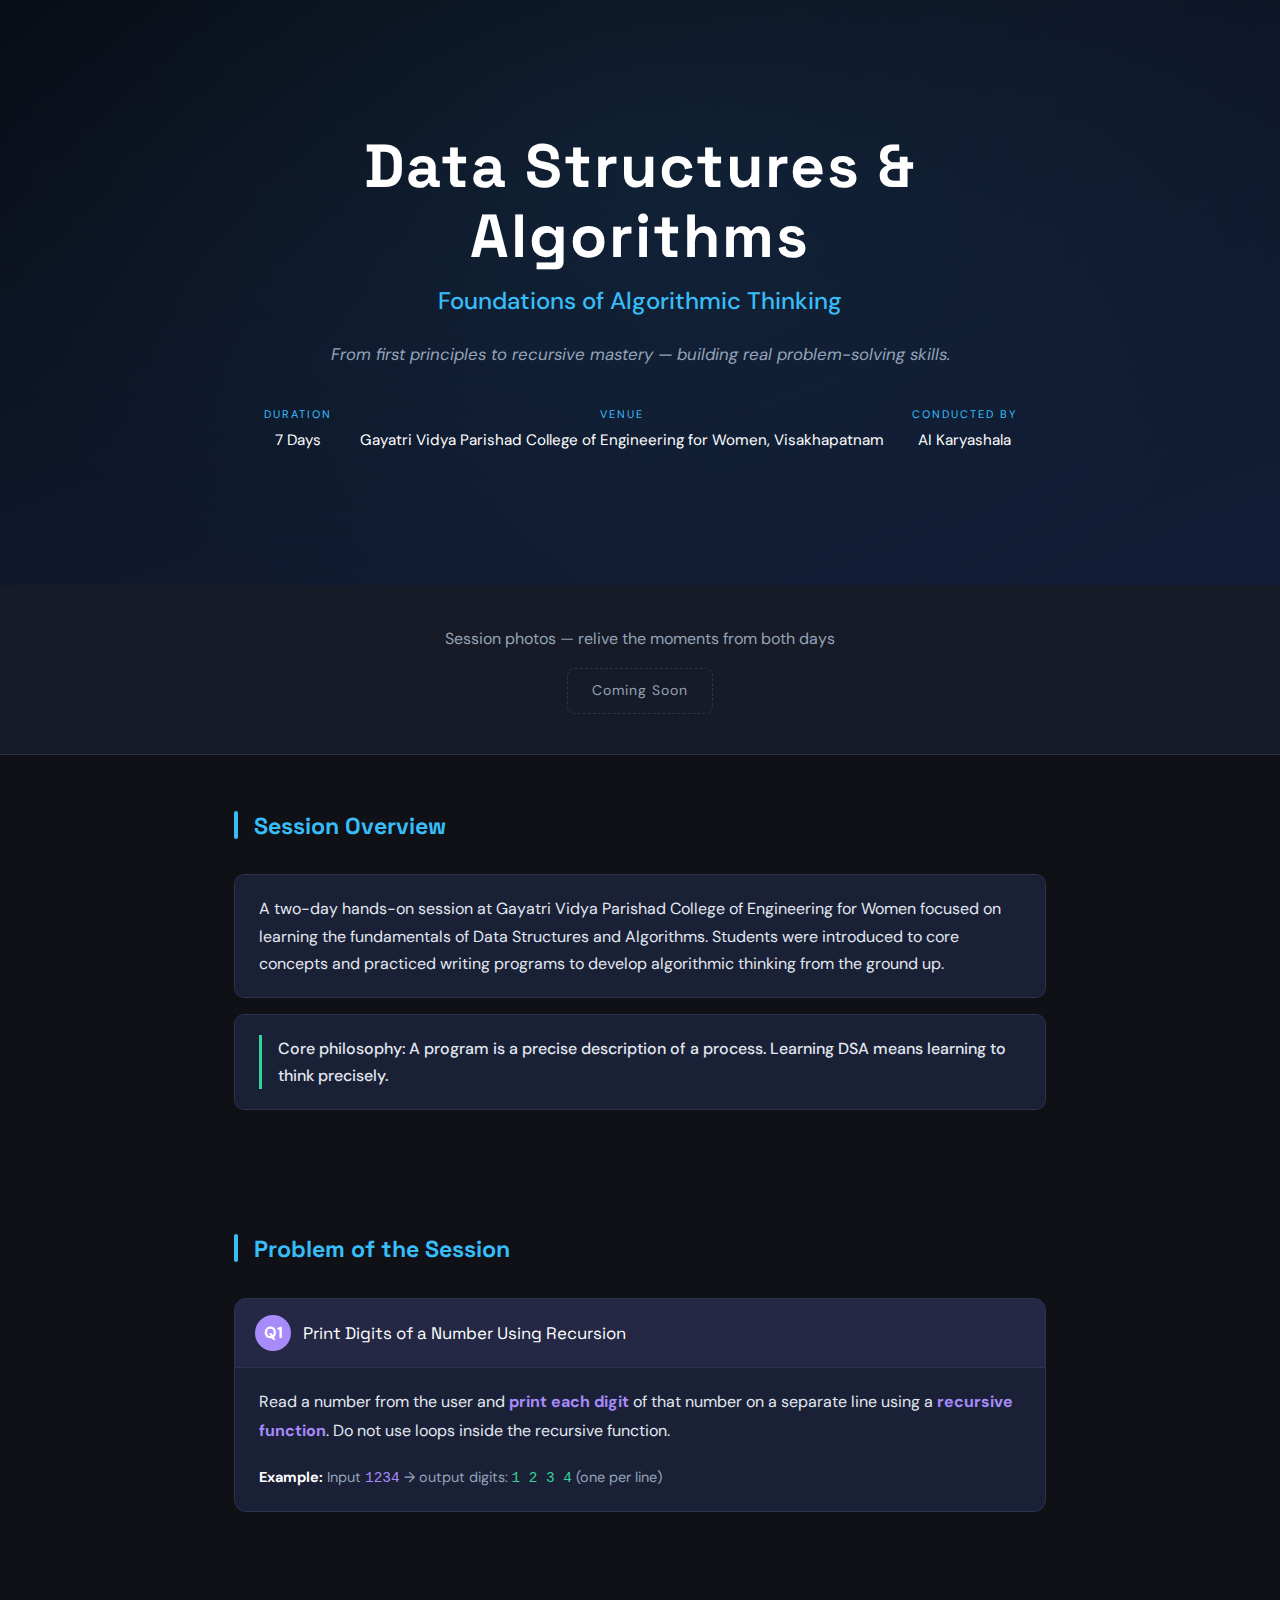
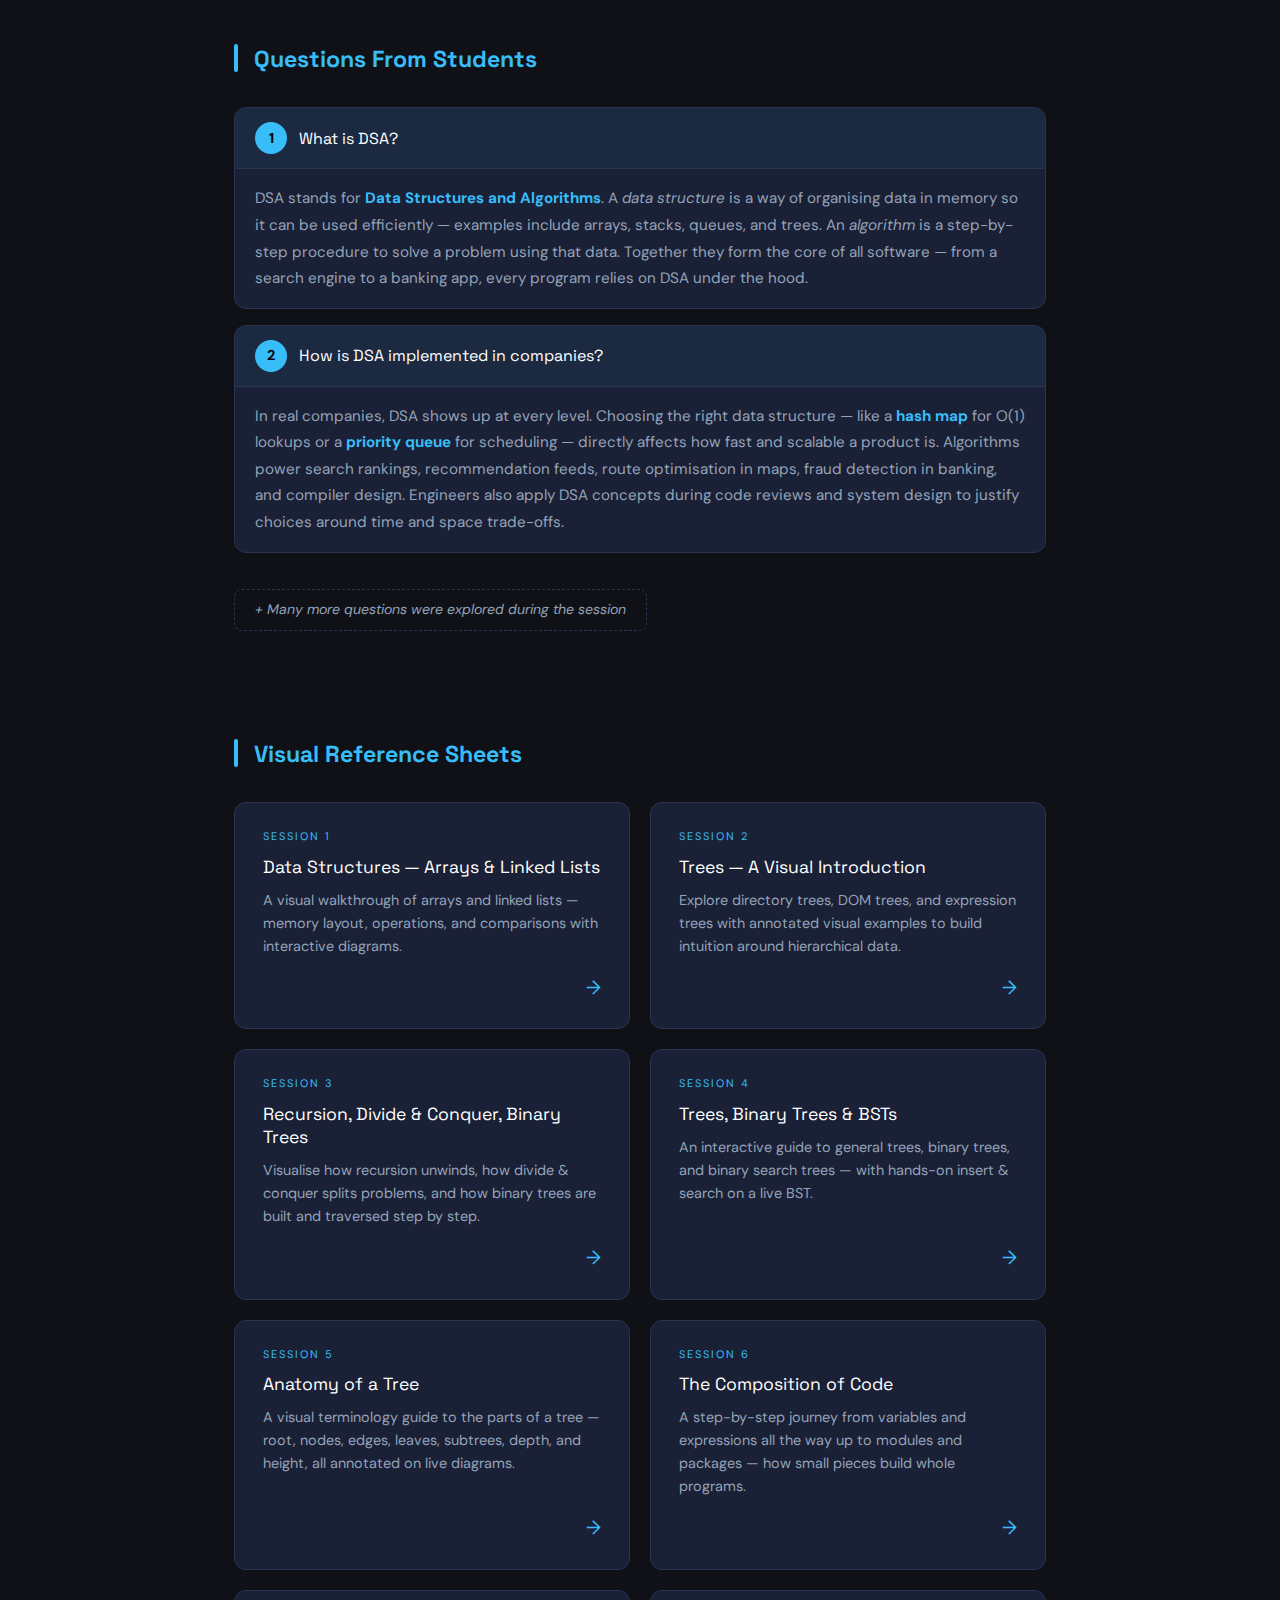
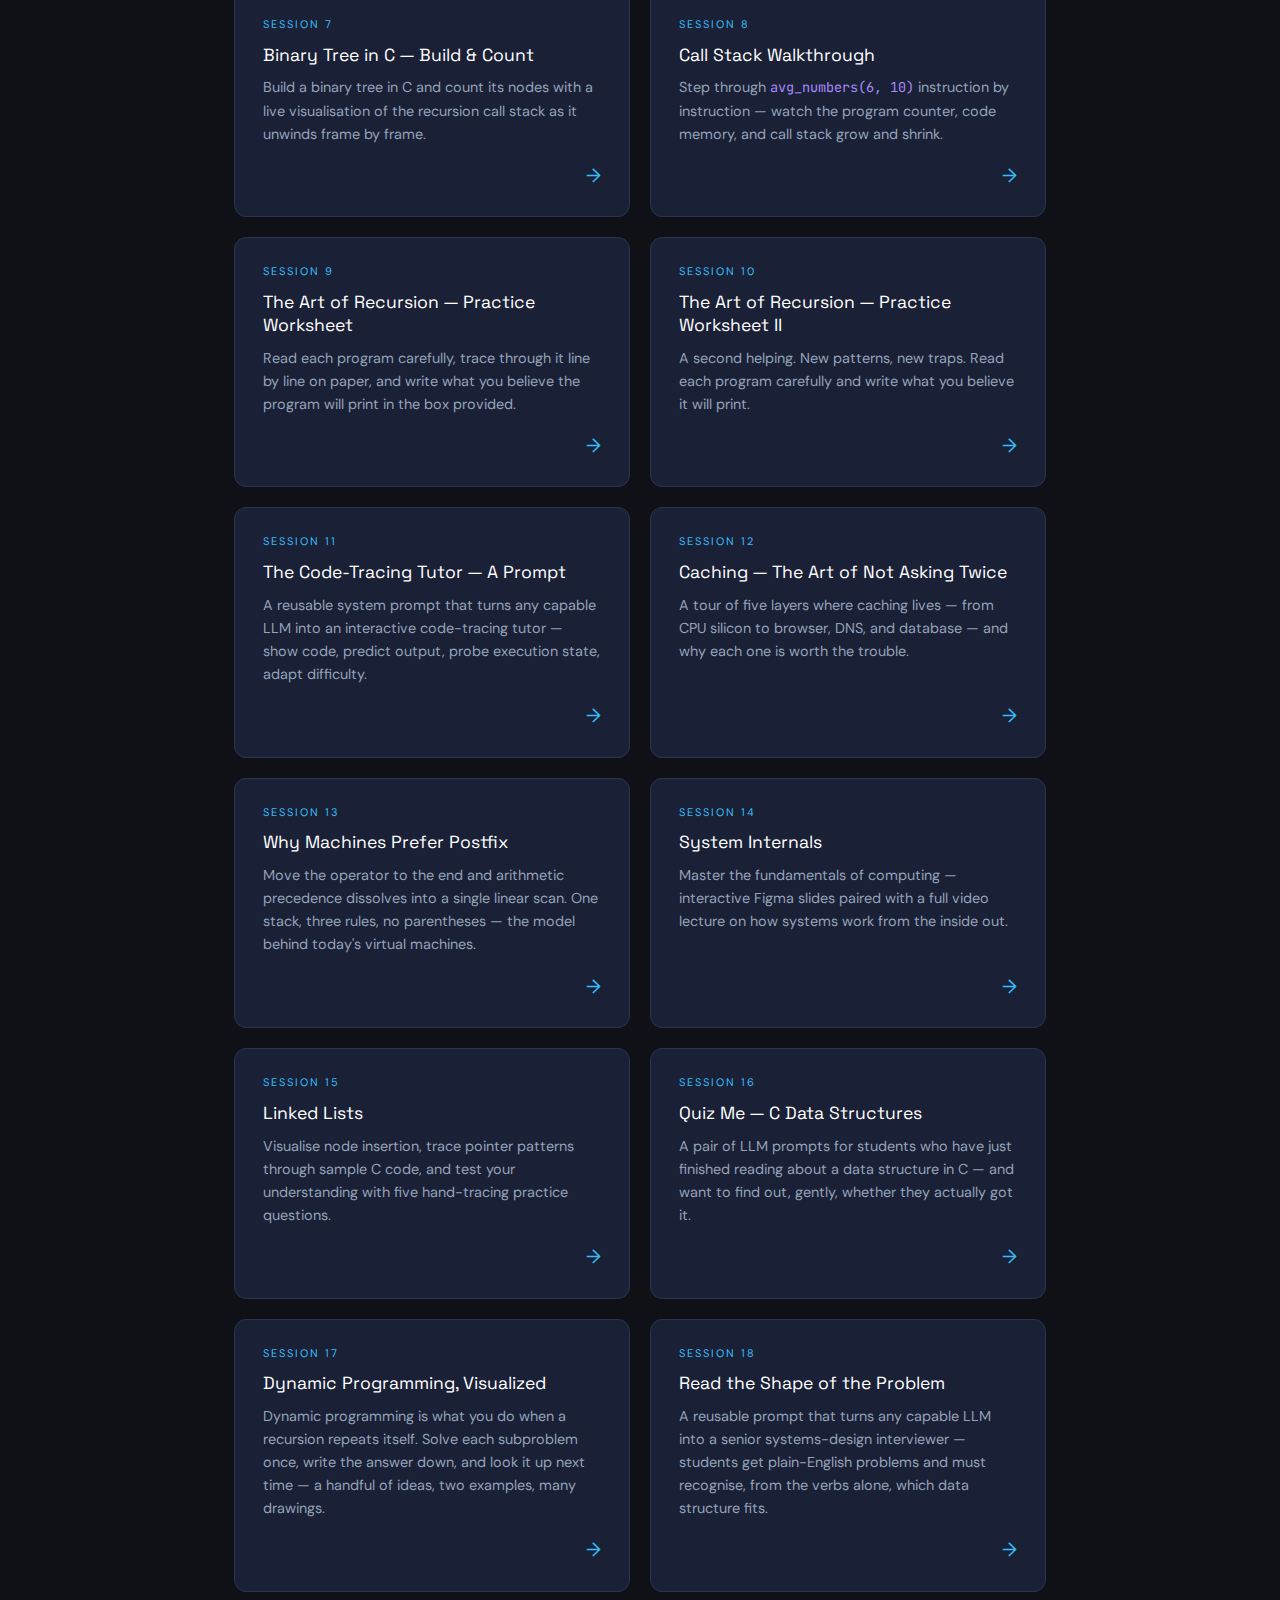
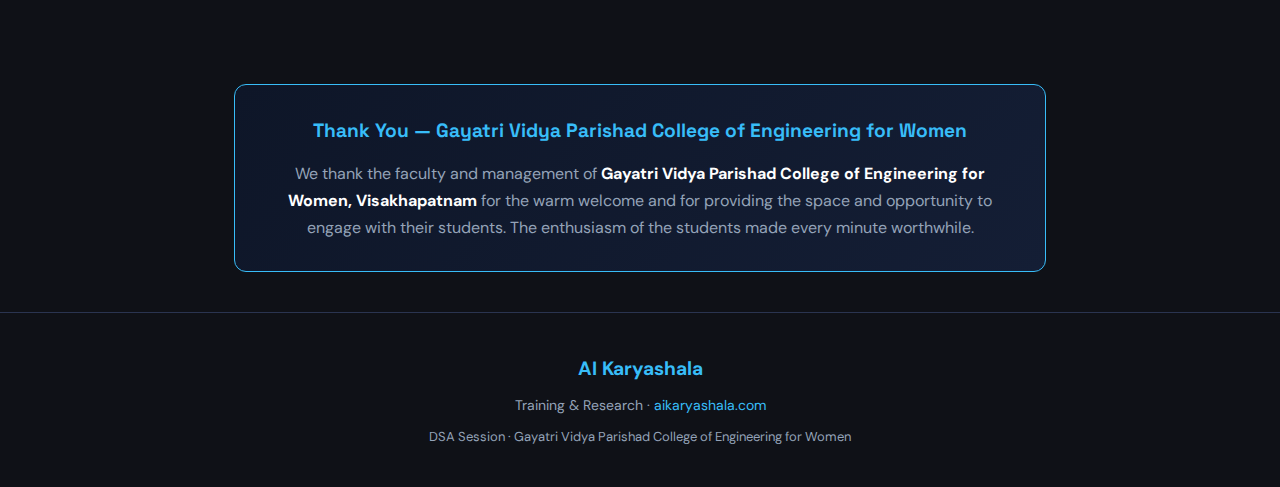
<file: gvpcew/index.html>
<!DOCTYPE html>
<html lang="en">
<head>
<meta charset="UTF-8">
<meta name="viewport" content="width=device-width, initial-scale=1.0">
<title>DSA Session — Gayatri Vidya Parishad College of Engineering for Women | AI Karyashala</title>
<link rel="preconnect" href="https://fonts.googleapis.com">
<link href="https://fonts.googleapis.com/css2?family=DM+Sans:wght@400;500;700&family=Space+Grotesk:wght@700&family=JetBrains+Mono:wght@400;500&display=swap" rel="stylesheet">
<style>
*{margin:0;padding:0;box-sizing:border-box}
:root{
  --bg:#0f1117;--bg2:#161b27;--bg3:#1d2333;
  --text:#e2e8f0;--text2:#94a3b8;--accent:#38bdf8;--accent2:#a78bfa;
  --green:#34d399;--link:#60a5fa;--card:#1a2036;--border:#2a3450;
}
html{scroll-behavior:smooth}
body{font-family:'DM Sans',sans-serif;background:var(--bg);color:var(--text);line-height:1.7}
a{color:var(--link);text-decoration:none}
a:hover{text-decoration:underline}

/* ── HERO ── */
.hero{
  min-height:65vh;display:flex;align-items:center;justify-content:center;
  background:linear-gradient(160deg,#080c14 0%,#0e1628 45%,#121e38 100%);
  position:relative;overflow:hidden;padding:72px 24px;
}
.hero::before{
  content:'';position:absolute;inset:0;
  background:radial-gradient(ellipse 700px 500px at 50% 30%,rgba(56,189,248,0.07),transparent);
}
.hero-inner{position:relative;z-index:1;text-align:center;max-width:760px}
.hero-badge{
  display:inline-block;padding:6px 20px;border:1px solid var(--accent);
  border-radius:20px;font-size:12px;letter-spacing:2px;text-transform:uppercase;
  color:var(--accent);margin-bottom:24px;
}
.hero h1{
  font-family:'Space Grotesk',sans-serif;font-size:clamp(2.2rem,6vw,3.8rem);
  letter-spacing:2px;color:#fff;margin-bottom:10px;line-height:1.15;
}
.hero h2{
  font-size:clamp(1.1rem,2.5vw,1.5rem);font-weight:500;
  color:var(--accent);margin-bottom:18px;
}
.hero .tagline{font-size:1.05rem;color:var(--text2);font-style:italic}
.hero-meta{
  margin-top:36px;display:flex;flex-wrap:wrap;gap:28px;justify-content:center;
}
.meta-item{text-align:center}
.meta-label{font-size:11px;text-transform:uppercase;letter-spacing:2px;color:var(--accent);margin-bottom:4px}
.meta-value{font-size:0.95rem;color:#fff}

/* ── PHOTOS BANNER ── */
.photos-banner{
  background:var(--bg2);padding:40px 24px;text-align:center;
  border-bottom:1px solid var(--border);
}
.photos-banner p{color:var(--text2);margin-bottom:16px;font-size:1rem}
.photos-btn{
  display:inline-flex;align-items:center;gap:10px;
  padding:12px 28px;background:var(--accent);color:#000;
  font-weight:700;font-size:14px;border-radius:8px;text-decoration:none;
  letter-spacing:0.5px;transition:background 0.2s;
}
.photos-btn:hover{background:#7dd3fc;text-decoration:none}

/* ── CONTENT ── */
.content{max-width:860px;margin:0 auto;padding:0 24px}
section{padding:52px 0}
.section-title{
  font-family:'Space Grotesk',sans-serif;font-size:1.45rem;color:var(--accent);
  margin-bottom:28px;position:relative;padding-left:20px;
}
.section-title::before{
  content:'';position:absolute;left:0;top:4px;width:4px;height:28px;
  background:var(--accent);border-radius:2px;
}

/* ── CARDS ── */
.note-block{
  background:var(--card);border:1px solid var(--border);
  border-radius:10px;padding:20px 24px;margin-bottom:16px;
}
.note-block p{color:var(--text);margin-bottom:8px}
.note-block p:last-child{margin-bottom:0}
.note-highlight{
  border-left:3px solid var(--green);padding-left:16px;
  color:var(--green);font-weight:500;
}

/* ── PROBLEM CARD ── */
.problem-card{
  background:var(--card);border:1px solid var(--border);border-radius:12px;
  overflow:hidden;margin-bottom:24px;
}
.problem-header{
  padding:16px 20px;background:rgba(167,139,250,0.08);border-bottom:1px solid var(--border);
  display:flex;align-items:center;gap:12px;
}
.problem-num{
  width:36px;height:36px;border-radius:50%;background:var(--accent2);
  color:#fff;font-weight:700;font-size:1rem;display:flex;align-items:center;justify-content:center;
  flex-shrink:0;
}
.problem-title{font-family:'Space Grotesk',sans-serif;font-size:1.05rem;color:#fff}
.problem-body{padding:20px 24px}
.problem-statement{
  color:var(--text);margin-bottom:20px;font-size:1rem;line-height:1.8;
}
.problem-statement strong{color:var(--accent2)}

/* ── QUESTIONS ── */
.question-card{
  background:var(--card);border:1px solid var(--border);border-radius:12px;
  overflow:hidden;margin-bottom:16px;
}
.question-header{
  padding:14px 20px;background:rgba(56,189,248,0.06);border-bottom:1px solid var(--border);
  display:flex;align-items:center;gap:12px;
}
.question-num{
  width:32px;height:32px;border-radius:50%;background:var(--accent);
  color:#000;font-weight:700;font-size:0.9rem;display:flex;align-items:center;justify-content:center;
  flex-shrink:0;
}
.question-text{font-family:'Space Grotesk',sans-serif;font-size:1rem;color:#fff}
.question-body{padding:16px 20px}
.question-body p{color:var(--text2);font-size:0.95rem;line-height:1.75}
.more-tag{
  display:inline-block;margin-top:20px;padding:8px 20px;
  border:1px dashed var(--border);border-radius:8px;
  color:var(--text2);font-size:0.88rem;font-style:italic;
}

/* ── RESOURCE CARDS ── */
.resource-grid{
  display:grid;grid-template-columns:repeat(auto-fit,minmax(280px,1fr));gap:20px;
}
.resource-card{
  background:var(--card);border:1px solid var(--border);border-radius:12px;
  padding:24px 28px;text-decoration:none;color:inherit;
  display:flex;flex-direction:column;gap:10px;
  transition:border-color 0.2s,transform 0.15s;
}
.resource-card:hover{border-color:var(--accent);transform:translateY(-2px);text-decoration:none}
.resource-card-label{
  font-size:11px;text-transform:uppercase;letter-spacing:2px;color:var(--accent);
}
.resource-card-title{
  font-family:'Space Grotesk',sans-serif;font-size:1.1rem;color:#fff;line-height:1.3;
}
.resource-card-desc{color:var(--text2);font-size:0.9rem;line-height:1.6;flex:1}
.resource-card-arrow{
  align-self:flex-end;color:var(--accent);font-size:1.2rem;margin-top:4px;
}

/* ── THANK YOU ── */
.thank-you{
  background:linear-gradient(135deg,#0e1628,#141e35);
  border:1px solid var(--accent);border-radius:12px;
  padding:30px 36px;margin:40px 0;text-align:center;
}
.thank-you h3{color:var(--accent);font-size:1.2rem;margin-bottom:12px;font-family:'Space Grotesk',sans-serif}
.thank-you p{color:var(--text2);font-size:1rem}

/* ── FOOTER ── */
footer{
  text-align:center;padding:40px 24px;border-top:1px solid var(--border);
  color:var(--text2);font-size:14px;
}
footer .brand{font-size:1.2rem;font-weight:700;color:var(--accent);margin-bottom:8px}
footer a{color:var(--accent)}

/* ── RESPONSIVE ── */
@media(max-width:768px){
  .hero{min-height:auto;padding:56px 20px}
  .hero-badge{font-size:11px;letter-spacing:1px;padding:5px 14px}
  .hero h2{font-size:1rem}
  .hero .tagline{font-size:0.95rem}
  .hero-meta{margin-top:28px;gap:20px}

  .photos-banner{padding:28px 16px}

  .content{padding:0 16px}
  section{padding:36px 0}
  .section-title{font-size:1.2rem;margin-bottom:20px}

  .note-block{padding:16px 18px}
  .note-highlight{padding-left:12px;font-size:0.93rem}

  .problem-header{padding:14px 16px;gap:10px}
  .problem-title{font-size:0.95rem}
  .problem-body{padding:16px}
  .problem-statement{font-size:0.95rem}

  .question-header{padding:12px 16px;gap:10px}
  .question-text{font-size:0.95rem}
  .question-body{padding:14px 16px}
  .question-body p{font-size:0.9rem}

  .thank-you{padding:24px 20px;margin:28px 0}
  .thank-you h3{font-size:1.05rem}
  .thank-you p{font-size:0.93rem}

  footer{padding:28px 16px}
}

@media(max-width:480px){
  .hero-meta{flex-direction:column;align-items:center;gap:14px}
  .meta-item{width:100%}
  .hero-badge{font-size:10px}
  .section-title{font-size:1.1rem}
  .problem-title{font-size:0.88rem}
  .question-text{font-size:0.88rem}
}
</style>
</head>
<body>

<!-- HERO -->
<header class="hero">
  <div class="hero-inner">
<h1>Data Structures &amp;<br>Algorithms</h1>
    <h2>Foundations of Algorithmic Thinking</h2>
    <p class="tagline">From first principles to recursive mastery — building real problem-solving skills.</p>
    <div class="hero-meta">
      <div class="meta-item">
        <div class="meta-label">Duration</div>
        <div class="meta-value">7 Days</div>
      </div>
      <div class="meta-item">
        <div class="meta-label">Venue</div>
        <div class="meta-value">Gayatri Vidya Parishad College of Engineering for Women, Visakhapatnam</div>
      </div>
      <div class="meta-item">
        <div class="meta-label">Conducted by</div>
        <div class="meta-value">AI Karyashala</div>
      </div>
    </div>
  </div>
</header>

<!-- PHOTOS BANNER -->
<div class="photos-banner">
  <p>Session photos — relive the moments from both days</p>
  <span style="display:inline-block;padding:10px 24px;border:1px dashed var(--border);border-radius:8px;color:var(--text2);font-size:14px;letter-spacing:1px;">Coming Soon</span>
</div>

<div class="content">

<!-- SESSION OVERVIEW -->
<section>
  <h3 class="section-title">Session Overview</h3>
  <div class="note-block">
    <p>A two-day hands-on session at Gayatri Vidya Parishad College of Engineering for Women focused on learning the fundamentals of Data Structures and Algorithms. Students were introduced to core concepts and practiced writing programs to develop algorithmic thinking from the ground up.</p>
  </div>
  <div class="note-block">
    <p class="note-highlight">Core philosophy: A program is a precise description of a process. Learning DSA means learning to think precisely.</p>
  </div>
</section>

<!-- PROBLEM SECTION -->
<section>
  <h3 class="section-title">Problem of the Session</h3>

  <div class="problem-card">
    <div class="problem-header">
      <div class="problem-num">Q1</div>
      <div class="problem-title">Print Digits of a Number Using Recursion</div>
    </div>
    <div class="problem-body">
      <p class="problem-statement">
        Read a number from the user and <strong>print each digit</strong> of that number on a separate line using a <strong>recursive function</strong>. Do not use loops inside the recursive function.
      </p>
      <p style="color:var(--text2);font-size:0.9rem;margin-bottom:0">
        <strong style="color:#fff">Example:</strong> Input <code style="color:var(--accent2)">1234</code> → output digits: <code style="color:var(--green)">1 2 3 4</code> (one per line)
      </p>
    </div>
  </div>
</section>

<!-- QUESTIONS FROM STUDENTS -->
<section>
  <h3 class="section-title">Questions From Students</h3>

  <div class="question-card">
    <div class="question-header">
      <div class="question-num">1</div>
      <div class="question-text">What is DSA?</div>
    </div>
    <div class="question-body">
      <p>DSA stands for <strong style="color:var(--accent)">Data Structures and Algorithms</strong>. A <em>data structure</em> is a way of organising data in memory so it can be used efficiently — examples include arrays, stacks, queues, and trees. An <em>algorithm</em> is a step-by-step procedure to solve a problem using that data. Together they form the core of all software — from a search engine to a banking app, every program relies on DSA under the hood.</p>
    </div>
  </div>

  <div class="question-card">
    <div class="question-header">
      <div class="question-num">2</div>
      <div class="question-text">How is DSA implemented in companies?</div>
    </div>
    <div class="question-body">
      <p>In real companies, DSA shows up at every level. Choosing the right data structure — like a <strong style="color:var(--accent)">hash map</strong> for O(1) lookups or a <strong style="color:var(--accent)">priority queue</strong> for scheduling — directly affects how fast and scalable a product is. Algorithms power search rankings, recommendation feeds, route optimisation in maps, fraud detection in banking, and compiler design. Engineers also apply DSA concepts during code reviews and system design to justify choices around time and space trade-offs.</p>
    </div>
  </div>

  <div class="more-tag">+ Many more questions were explored during the session</div>
</section>

<!-- VISUAL REFERENCE SHEETS -->
<section>
  <h3 class="section-title">Visual Reference Sheets</h3>
  <div class="resource-grid">
    <a href="01_data_structures_array_ll.html" class="resource-card">
      <div class="resource-card-label">Session 1</div>
      <div class="resource-card-title">Data Structures — Arrays &amp; Linked Lists</div>
      <div class="resource-card-desc">A visual walkthrough of arrays and linked lists — memory layout, operations, and comparisons with interactive diagrams.</div>
      <div class="resource-card-arrow">→</div>
    </a>
    <a href="02_trees_examples.html" class="resource-card">
      <div class="resource-card-label">Session 2</div>
      <div class="resource-card-title">Trees — A Visual Introduction</div>
      <div class="resource-card-desc">Explore directory trees, DOM trees, and expression trees with annotated visual examples to build intuition around hierarchical data.</div>
      <div class="resource-card-arrow">→</div>
    </a>
    <a href="03_recurson_divide_and_conquor_binarytree.html" class="resource-card">
      <div class="resource-card-label">Session 3</div>
      <div class="resource-card-title">Recursion, Divide &amp; Conquer, Binary Trees</div>
      <div class="resource-card-desc">Visualise how recursion unwinds, how divide &amp; conquer splits problems, and how binary trees are built and traversed step by step.</div>
      <div class="resource-card-arrow">→</div>
    </a>
    <a href="04_trees-visual-guide.html" class="resource-card">
      <div class="resource-card-label">Session 4</div>
      <div class="resource-card-title">Trees, Binary Trees &amp; BSTs</div>
      <div class="resource-card-desc">An interactive guide to general trees, binary trees, and binary search trees — with hands-on insert &amp; search on a live BST.</div>
      <div class="resource-card-arrow">→</div>
    </a>
    <a href="05_tree-anatomy-guide.html" class="resource-card">
      <div class="resource-card-label">Session 5</div>
      <div class="resource-card-title">Anatomy of a Tree</div>
      <div class="resource-card-desc">A visual terminology guide to the parts of a tree — root, nodes, edges, leaves, subtrees, depth, and height, all annotated on live diagrams.</div>
      <div class="resource-card-arrow">→</div>
    </a>
    <a href="06_composition.html" class="resource-card">
      <div class="resource-card-label">Session 6</div>
      <div class="resource-card-title">The Composition of Code</div>
      <div class="resource-card-desc">A step-by-step journey from variables and expressions all the way up to modules and packages — how small pieces build whole programs.</div>
      <div class="resource-card-arrow">→</div>
    </a>
    <a href="07_tree_count_nodes_stack_visualization.html" class="resource-card">
      <div class="resource-card-label">Session 7</div>
      <div class="resource-card-title">Binary Tree in C — Build &amp; Count</div>
      <div class="resource-card-desc">Build a binary tree in C and count its nodes with a live visualisation of the recursion call stack as it unwinds frame by frame.</div>
      <div class="resource-card-arrow">→</div>
    </a>
    <a href="08_call_stack_walkthrough.html" class="resource-card">
      <div class="resource-card-label">Session 8</div>
      <div class="resource-card-title">Call Stack Walkthrough</div>
      <div class="resource-card-desc">Step through <code style="font-family:'JetBrains Mono',monospace;color:var(--accent2);font-size:0.85rem">avg_numbers(6, 10)</code> instruction by instruction — watch the program counter, code memory, and call stack grow and shrink.</div>
      <div class="resource-card-arrow">→</div>
    </a>
    <a href="09_recursion_worksheet.html" class="resource-card">
      <div class="resource-card-label">Session 9</div>
      <div class="resource-card-title">The Art of Recursion — Practice Worksheet</div>
      <div class="resource-card-desc">Read each program carefully, trace through it line by line on paper, and write what you believe the program will print in the box provided.</div>
      <div class="resource-card-arrow">→</div>
    </a>
    <a href="10_recursion_worksheet_2.html" class="resource-card">
      <div class="resource-card-label">Session 10</div>
      <div class="resource-card-title">The Art of Recursion — Practice Worksheet II</div>
      <div class="resource-card-desc">A second helping. New patterns, new traps. Read each program carefully and write what you believe it will print.</div>
      <div class="resource-card-arrow">→</div>
    </a>
    <a href="11_code-tracing-tutor-prompt.html" class="resource-card">
      <div class="resource-card-label">Session 11</div>
      <div class="resource-card-title">The Code-Tracing Tutor — A Prompt</div>
      <div class="resource-card-desc">A reusable system prompt that turns any capable LLM into an interactive code-tracing tutor — show code, predict output, probe execution state, adapt difficulty.</div>
      <div class="resource-card-arrow">→</div>
    </a>
    <a href="12_caching.html" class="resource-card">
      <div class="resource-card-label">Session 12</div>
      <div class="resource-card-title">Caching — The Art of Not Asking Twice</div>
      <div class="resource-card-desc">A tour of five layers where caching lives — from CPU silicon to browser, DNS, and database — and why each one is worth the trouble.</div>
      <div class="resource-card-arrow">→</div>
    </a>
    <a href="13_postfix_notation.html" class="resource-card">
      <div class="resource-card-label">Session 13</div>
      <div class="resource-card-title">Why Machines Prefer Postfix</div>
      <div class="resource-card-desc">Move the operator to the end and arithmetic precedence dissolves into a single linear scan. One stack, three rules, no parentheses — the model behind today's virtual machines.</div>
      <div class="resource-card-arrow">→</div>
    </a>
    <a href="14_system_internals.html" class="resource-card">
      <div class="resource-card-label">Session 14</div>
      <div class="resource-card-title">System Internals</div>
      <div class="resource-card-desc">Master the fundamentals of computing — interactive Figma slides paired with a full video lecture on how systems work from the inside out.</div>
      <div class="resource-card-arrow">→</div>
    </a>
    <a href="15_ll_visualizations.html" class="resource-card">
      <div class="resource-card-label">Session 15</div>
      <div class="resource-card-title">Linked Lists</div>
      <div class="resource-card-desc">Visualise node insertion, trace pointer patterns through sample C code, and test your understanding with five hand-tracing practice questions.</div>
      <div class="resource-card-arrow">→</div>
    </a>
    <a href="16_DS_quiz-prompts.html" class="resource-card">
      <div class="resource-card-label">Session 16</div>
      <div class="resource-card-title">Quiz Me — C Data Structures</div>
      <div class="resource-card-desc">A pair of LLM prompts for students who have just finished reading about a data structure in C — and want to find out, gently, whether they actually got it.</div>
      <div class="resource-card-arrow">→</div>
    </a>
    <a href="17_dynamic-programming.html" class="resource-card">
      <div class="resource-card-label">Session 17</div>
      <div class="resource-card-title">Dynamic Programming, Visualized</div>
      <div class="resource-card-desc">Dynamic programming is what you do when a recursion repeats itself. Solve each subproblem once, write the answer down, and look it up next time — a handful of ideas, two examples, many drawings.</div>
      <div class="resource-card-arrow">→</div>
    </a>
    <a href="18_data-structure-recognition-prompt.html" class="resource-card">
      <div class="resource-card-label">Session 18</div>
      <div class="resource-card-title">Read the Shape of the Problem</div>
      <div class="resource-card-desc">A reusable prompt that turns any capable LLM into a senior systems-design interviewer — students get plain-English problems and must recognise, from the verbs alone, which data structure fits.</div>
      <div class="resource-card-arrow">→</div>
    </a>
  </div>
</section>

<div class="thank-you">
  <h3>Thank You — Gayatri Vidya Parishad College of Engineering for Women</h3>
  <p>We thank the faculty and management of <strong style="color:#fff">Gayatri Vidya Parishad College of Engineering for Women, Visakhapatnam</strong> for the warm welcome and for providing the space and opportunity to engage with their students. The enthusiasm of the students made every minute worthwhile.</p>
</div>

</div>

<footer>
  <div class="brand">AI Karyashala</div>
  <p>Training &amp; Research · <a href="https://aikaryashala.com" target="_blank">aikaryashala.com</a></p>
  <p style="margin-top:8px;font-size:13px">DSA Session · Gayatri Vidya Parishad College of Engineering for Women</p>
</footer>

</body>
</html>
</file>
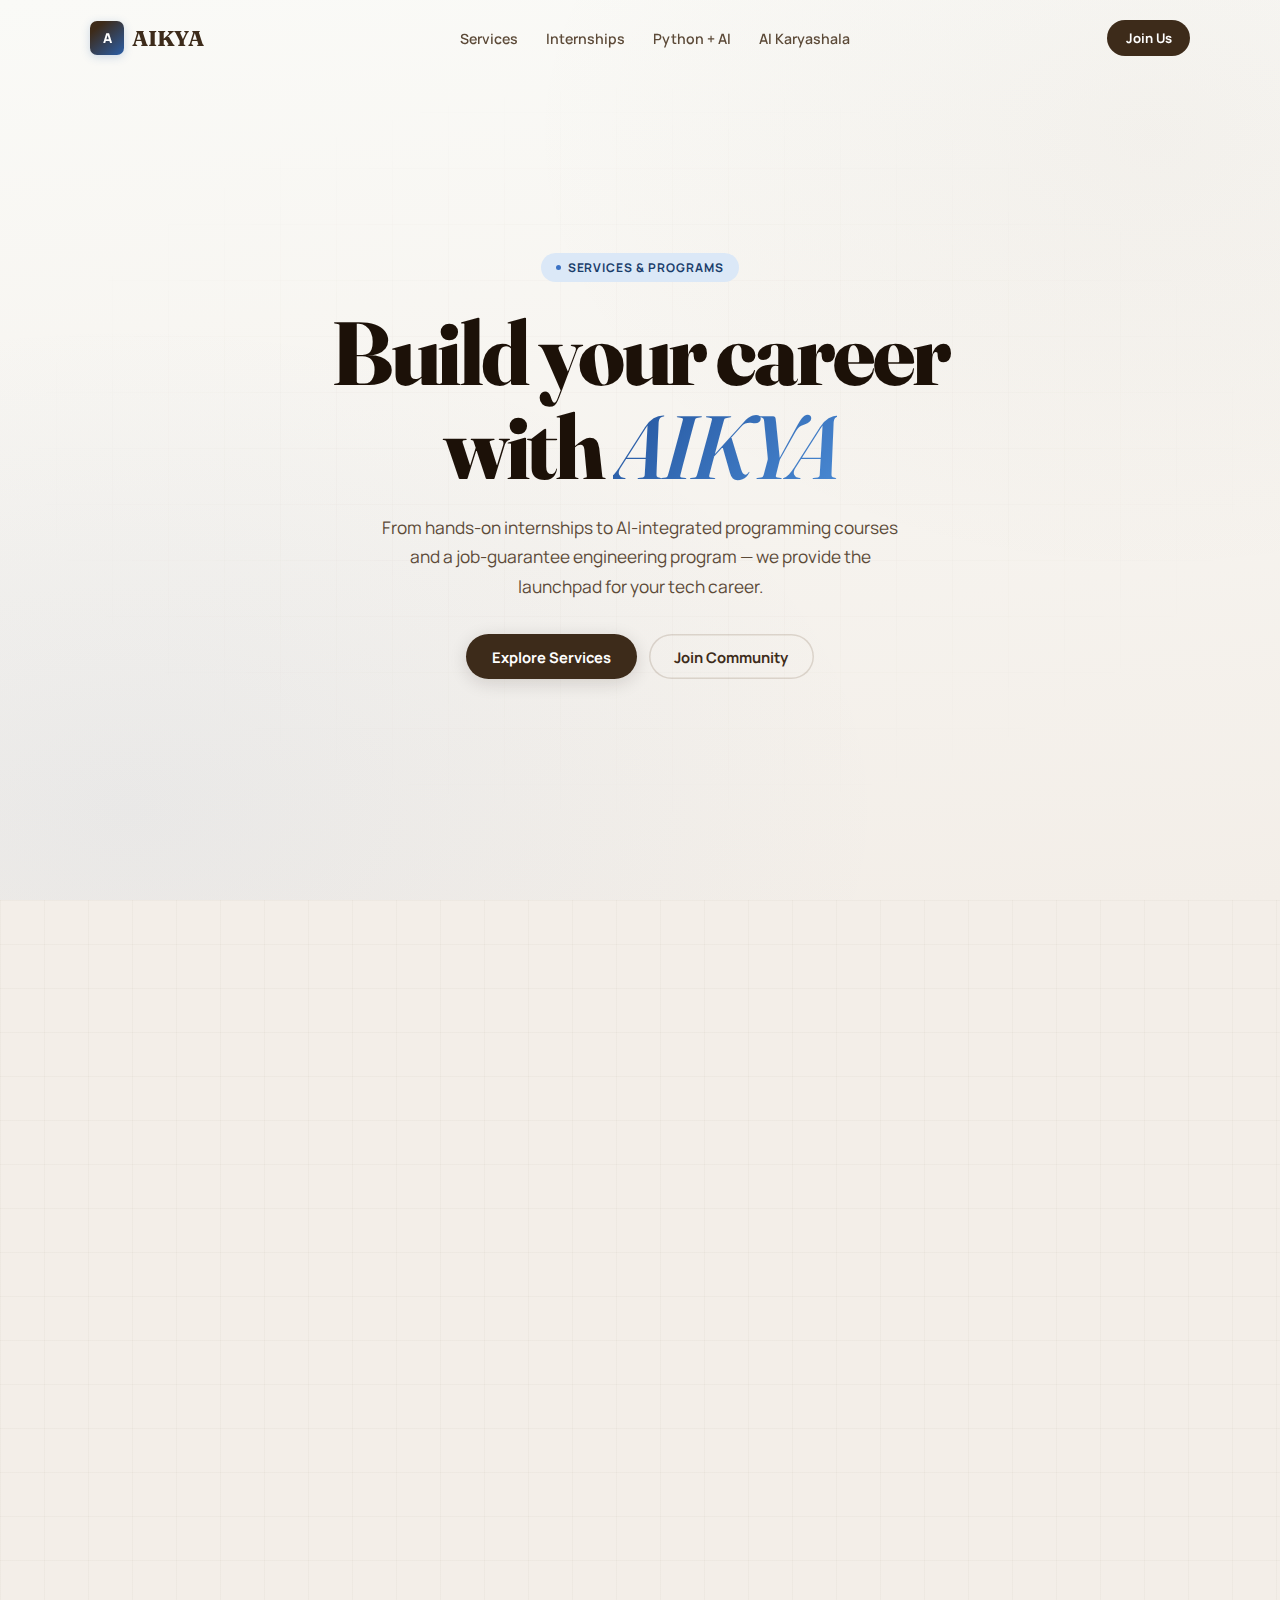
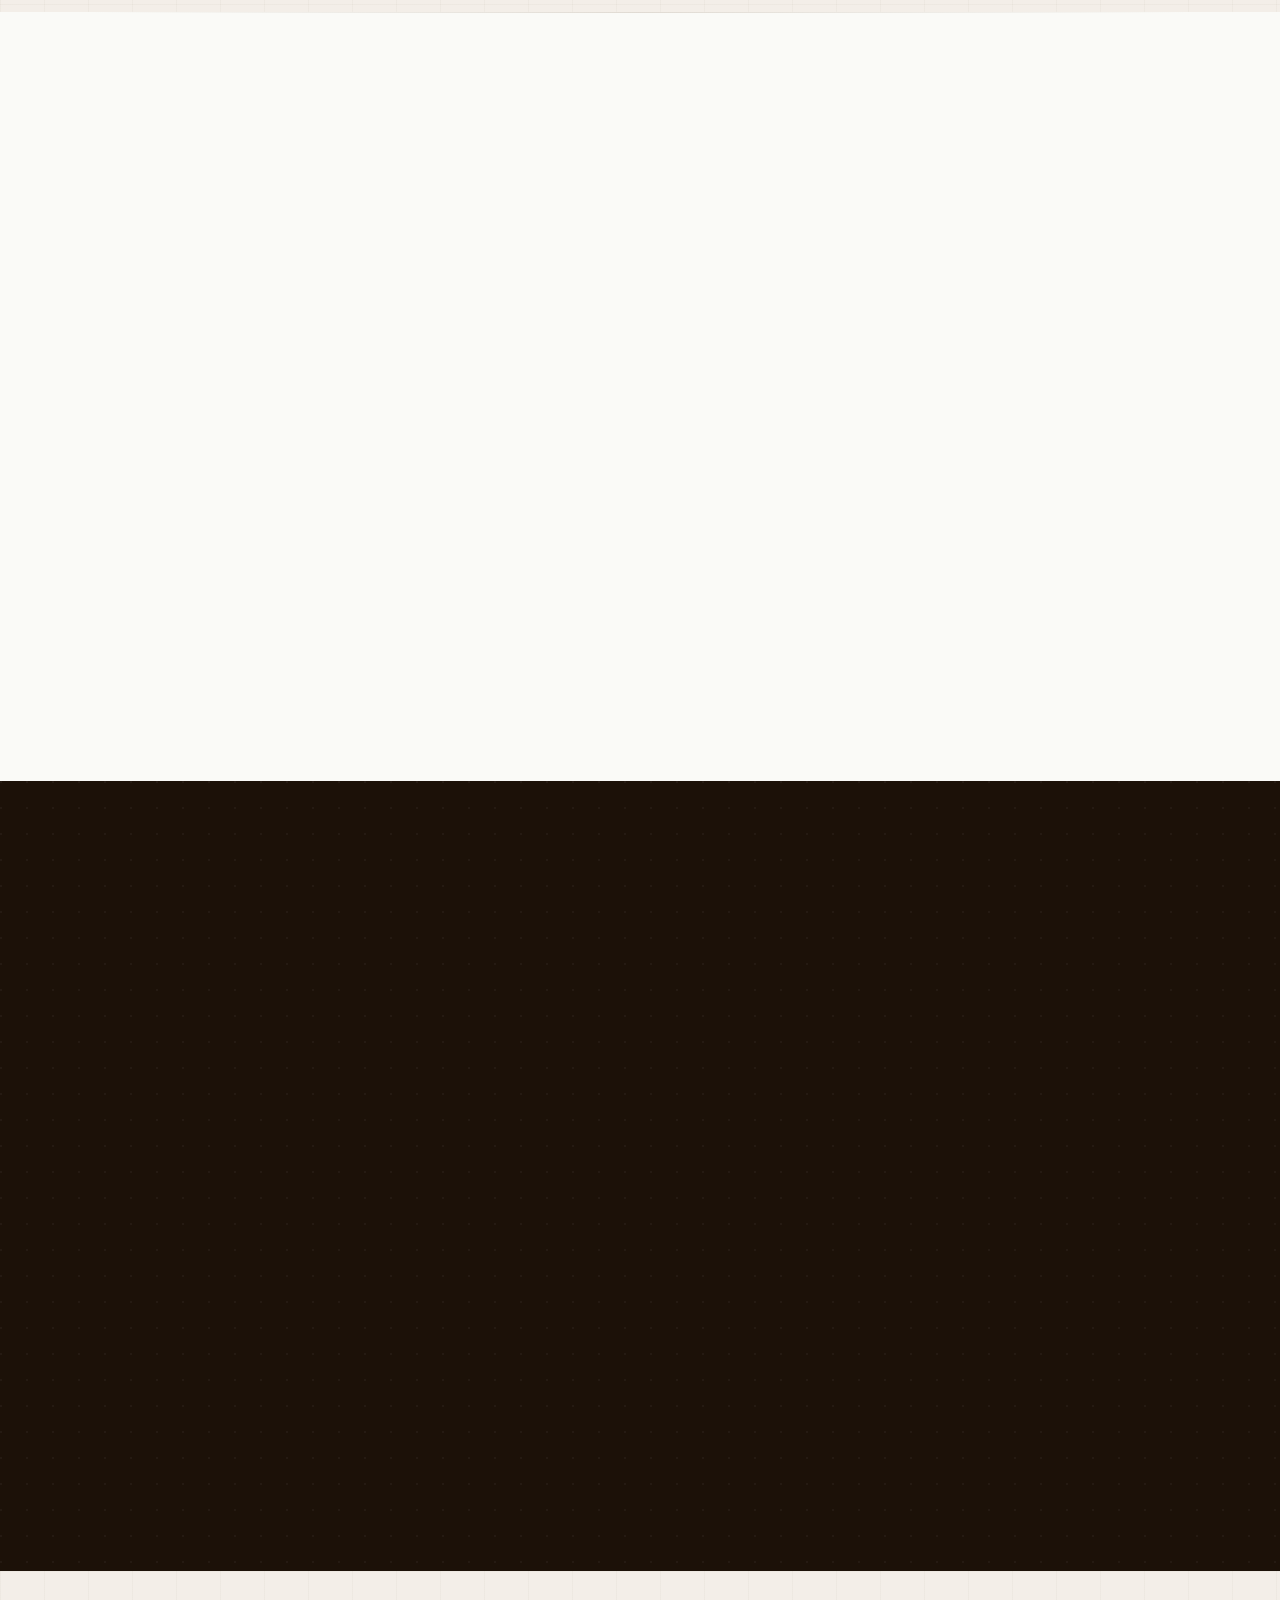
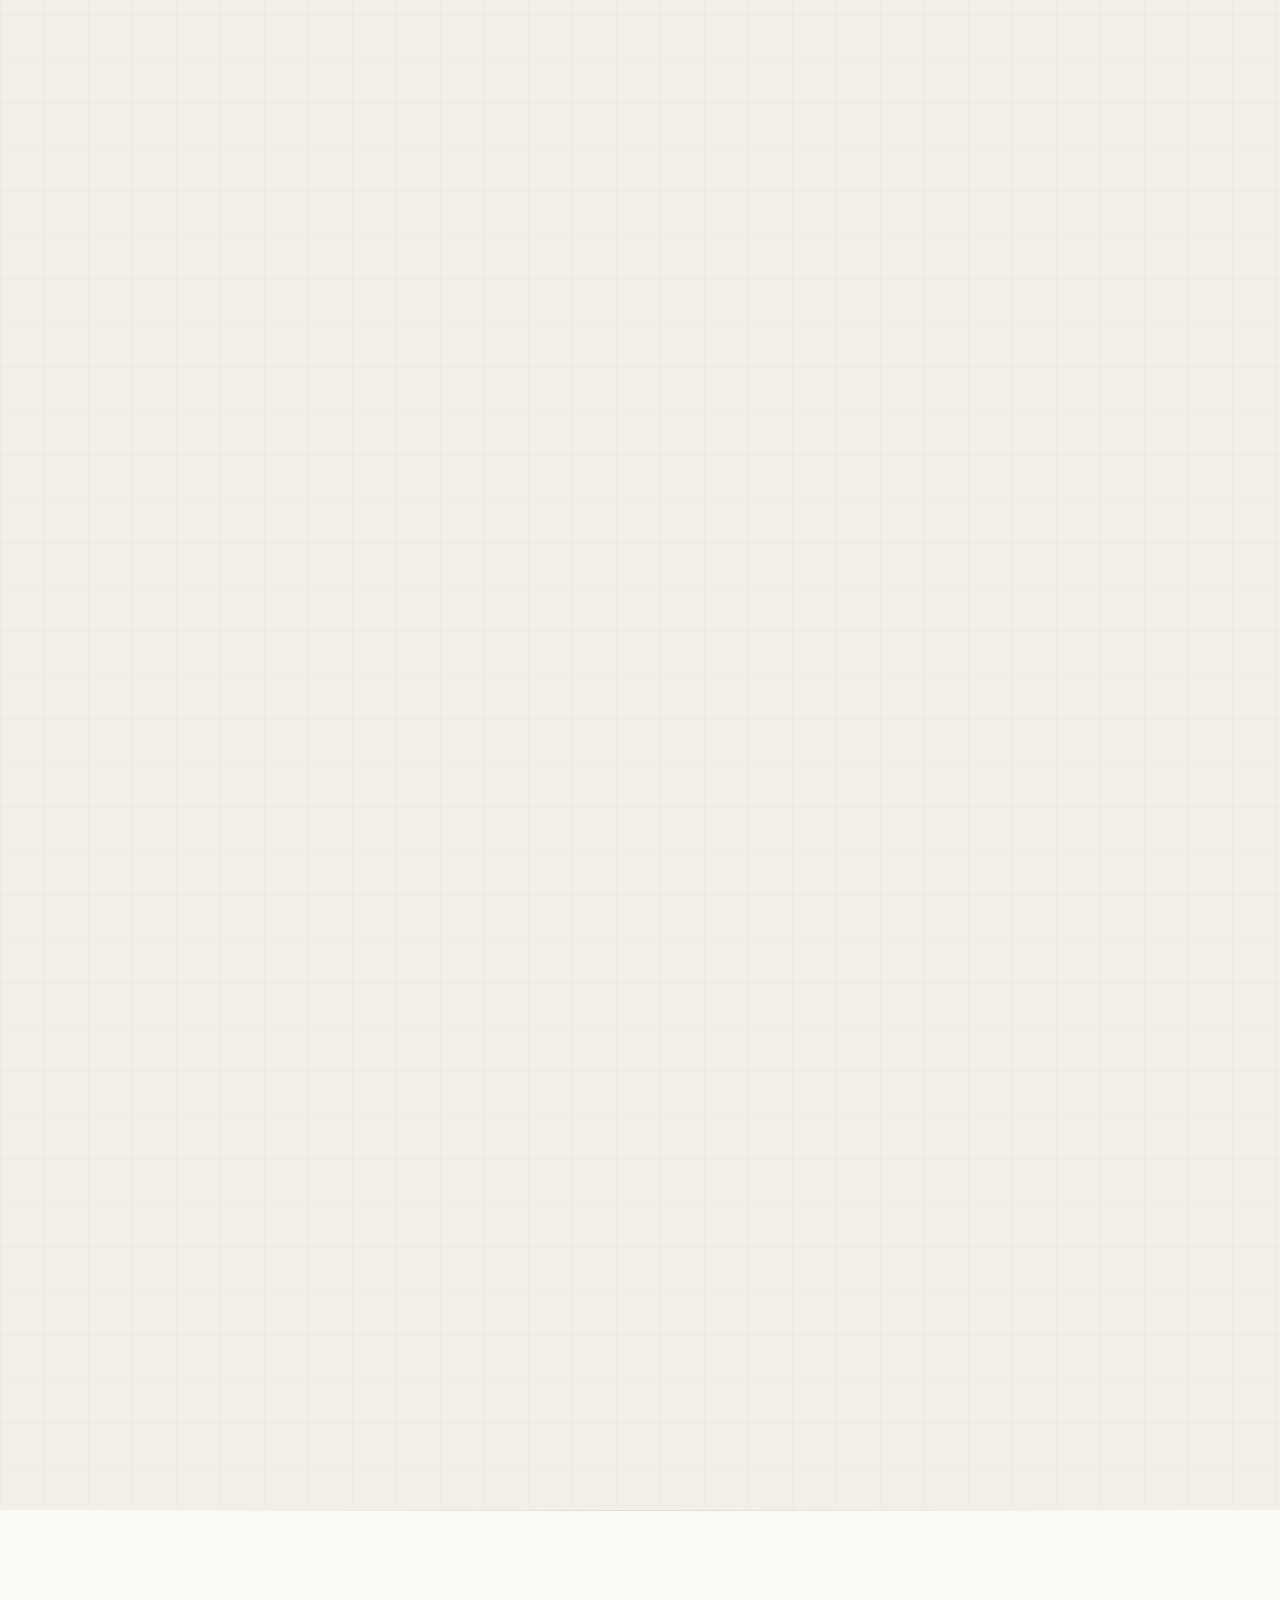
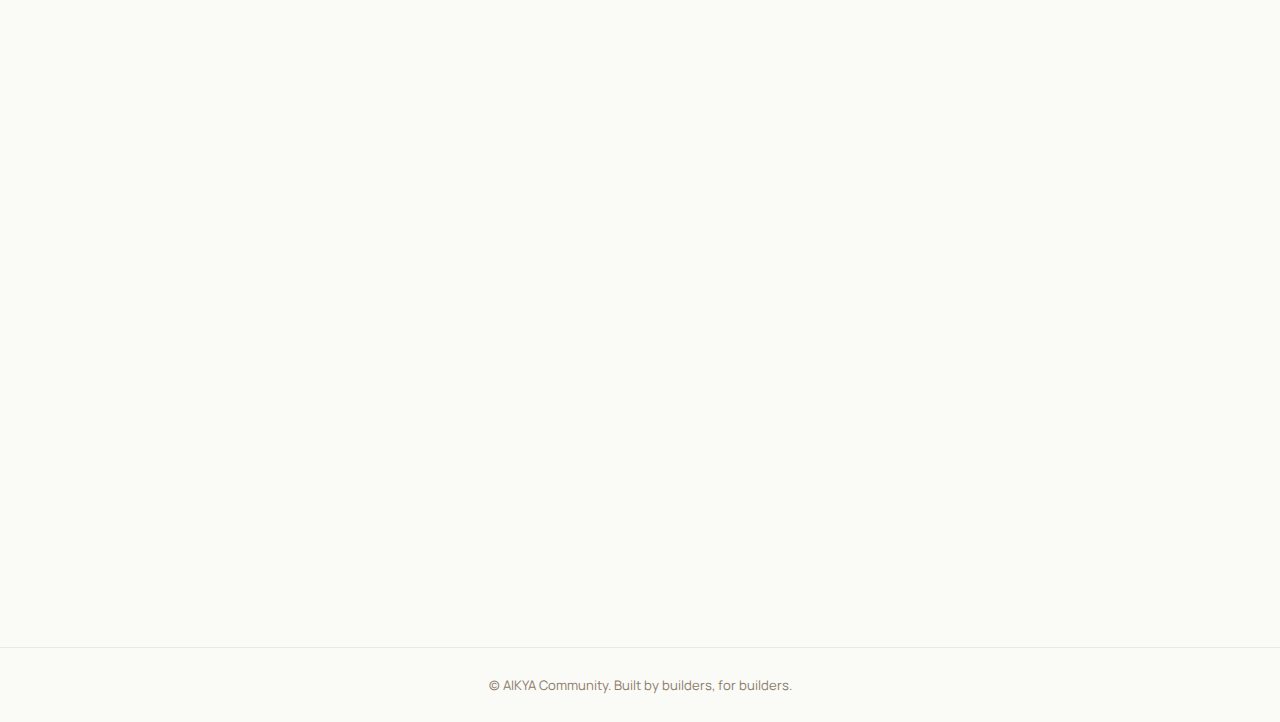
<file: services/index.html>
<!DOCTYPE html>
<html lang="en">
<head>
  <meta charset="UTF-8" />
  <meta name="viewport" content="width=device-width, initial-scale=1.0" />
  <title>AIKYA | Services — Internships, Python with AI, AI Karyashala</title>
  <meta name="description" content="AIKYA services: Internships for college students, Learn Python Programming with AI, and AI Karyashala — a Backend Engineer Job Guarantee Program." />
  <link rel="preconnect" href="https://fonts.googleapis.com" />
  <link rel="preconnect" href="https://fonts.gstatic.com" crossorigin />
  <link href="https://fonts.googleapis.com/css2?family=Fraunces:ital,opsz,wght@0,9..144,400;0,9..144,600;0,9..144,700;0,9..144,800;1,9..144,400;1,9..144,600&family=Manrope:wght@400;500;600;700;800&display=swap" rel="stylesheet" />
  <style>
:root{--white:#FAFAF7;--cream:#F3EEE8;--cream-dark:#E6DDD2;--warm-50:#FBF9F6;--brown-light:#B89B78;--brown:#6B4C30;--brown-dark:#3D2B1A;--brown-deepest:#1C1108;--blue:#2B5EA7;--blue-light:#4A8AD4;--blue-pale:#DBE8F7;--blue-deep:#1A3D6B;--blue-vivid:#3B72C4;--green:#1B7D4E;--green-pale:#E2F5EC;--amber:#C4820A;--amber-pale:#FFF4DB;--text:#1C1108;--text-2:#5C4A38;--text-3:#8C7A68;--border:rgba(107,76,48,0.1);--border-md:rgba(107,76,48,0.18);--shadow-xs:0 1px 3px rgba(28,17,8,0.04);--shadow-sm:0 2px 8px rgba(28,17,8,0.06);--shadow-md:0 8px 28px rgba(28,17,8,0.07);--shadow-lg:0 20px 56px rgba(28,17,8,0.09);--r:14px;--r-lg:20px;--max-w:1100px;--serif:'Fraunces',serif;--sans:'Manrope',sans-serif}
*,*::before,*::after{box-sizing:border-box;margin:0;padding:0}html{scroll-behavior:smooth}
body{font-family:var(--sans);background:var(--white);color:var(--text);-webkit-font-smoothing:antialiased;overflow-x:hidden}
a{color:inherit;text-decoration:none}img{display:block;max-width:100%}button{font-family:var(--sans)}
.container{width:min(calc(100% - 2rem),var(--max-w));margin:0 auto}

/* NAV */
.nav-wrap{position:fixed;top:0;left:0;right:0;z-index:200;padding:.75rem 0;transition:background 280ms,box-shadow 280ms,backdrop-filter 280ms}
.nav-wrap.scrolled{background:rgba(250,250,247,.92);backdrop-filter:blur(18px);box-shadow:0 1px 0 var(--border)}
.nav{display:flex;align-items:center;justify-content:space-between;height:3.25rem}
.logo{display:flex;align-items:center;gap:.55rem;font-family:var(--serif);font-size:1.35rem;font-weight:700;letter-spacing:-.02em;color:var(--brown-dark)}
.logo-icon{width:2.1rem;height:2.1rem;border-radius:7px;background:linear-gradient(140deg,var(--brown-dark) 20%,var(--blue) 100%);display:grid;place-items:center;color:#fff;font-family:var(--sans);font-size:.85rem;font-weight:800;box-shadow:0 2px 10px rgba(43,94,167,.22)}
.nav-items{display:flex;gap:1.75rem;align-items:center}
.nav-items a{font-size:.88rem;font-weight:600;color:var(--text-2);transition:color 180ms}
.nav-items a:hover{color:var(--blue)}
.nav-cta{padding:.55rem 1.15rem;border-radius:999px;background:var(--brown-dark);color:#fff;font-size:.82rem;font-weight:700;transition:transform 180ms,box-shadow 180ms}
.nav-cta:hover{transform:translateY(-1px);box-shadow:var(--shadow-md)}
.hamburger{display:none;flex-direction:column;gap:4px;background:none;border:1px solid var(--border-md);border-radius:7px;padding:7px 6px;cursor:pointer}
.ham-line{width:17px;height:1.5px;background:var(--brown-dark);border-radius:2px;transition:transform 250ms,opacity 180ms}
.hamburger.open .ham-line:nth-child(1){transform:translateY(5.5px) rotate(45deg)}
.hamburger.open .ham-line:nth-child(2){opacity:0}
.hamburger.open .ham-line:nth-child(3){transform:translateY(-5.5px) rotate(-45deg)}
.mob-menu{display:none;position:fixed;inset:0;z-index:190;background:rgba(250,250,247,.97);backdrop-filter:blur(20px);flex-direction:column;align-items:center;justify-content:center;gap:.4rem;opacity:0;pointer-events:none;transition:opacity 240ms}
.mob-menu.open{opacity:1;pointer-events:auto}
.mob-menu a{font-family:var(--serif);font-size:1.7rem;font-weight:600;padding:.4rem 1rem;color:var(--brown-dark);transition:color 180ms}
.mob-menu a:hover{color:var(--blue)}

/* HERO */
.hero{position:relative;overflow:hidden;min-height:100vh;display:flex;align-items:center;padding:7rem 0 5rem}
.hero-bg{position:absolute;inset:0;background:radial-gradient(ellipse 60% 55% at 10% 90%,rgba(43,94,167,.055),transparent),radial-gradient(ellipse 50% 50% at 90% 15%,rgba(107,76,48,.04),transparent),linear-gradient(175deg,var(--white) 0%,var(--cream) 100%)}
.hero-grid-bg{position:absolute;inset:0;opacity:.22;background-image:linear-gradient(var(--border) 1px,transparent 1px),linear-gradient(90deg,var(--border) 1px,transparent 1px);background-size:56px 56px;mask-image:radial-gradient(ellipse 70% 60% at 50% 50%,black 30%,transparent 75%);-webkit-mask-image:radial-gradient(ellipse 70% 60% at 50% 50%,black 30%,transparent 75%)}
.hero-content{position:relative;z-index:1;display:flex;flex-direction:column;align-items:center;text-align:center}
.hero-chip{display:inline-flex;align-items:center;gap:.4rem;padding:.4rem .95rem;border-radius:999px;background:var(--blue-pale);color:var(--blue-deep);font-size:.75rem;font-weight:700;letter-spacing:.08em;text-transform:uppercase;margin-bottom:1.5rem;animation:fadeUp 700ms ease both}
.chip-dot{width:5px;height:5px;border-radius:50%;background:var(--blue-vivid)}
.hero h1{font-family:var(--serif);font-weight:800;font-size:clamp(2.8rem,7.5vw,5.6rem);line-height:1.04;letter-spacing:-.035em;color:var(--brown-deepest);animation:fadeUp 700ms 80ms ease both}
.hero h1 .accent{font-style:italic;font-weight:600;background:linear-gradient(135deg,var(--blue) 20%,var(--blue-light) 100%);-webkit-background-clip:text;background-clip:text;color:transparent}
.hero-desc{margin-top:1.25rem;max-width:34rem;font-size:1.08rem;line-height:1.72;color:var(--text-2);animation:fadeUp 700ms 160ms ease both}
.hero-actions{display:flex;flex-wrap:wrap;justify-content:center;gap:.75rem;margin-top:2rem;animation:fadeUp 700ms 240ms ease both}
.btn{display:inline-flex;align-items:center;justify-content:center;gap:.4rem;padding:.8rem 1.6rem;border-radius:999px;font-size:.92rem;font-weight:700;border:none;cursor:pointer;transition:transform 200ms,box-shadow 200ms}
.btn:hover{transform:translateY(-2px)}
.btn-dark{background:var(--brown-dark);color:#fff;box-shadow:0 4px 18px rgba(28,17,8,.14)}
.btn-dark:hover{box-shadow:0 8px 28px rgba(28,17,8,.2)}
.btn-ghost{background:transparent;color:var(--brown-dark);box-shadow:inset 0 0 0 1.5px var(--border-md)}
.btn-ghost:hover{box-shadow:inset 0 0 0 1.5px var(--blue),var(--shadow-xs);color:var(--blue)}
.btn-blue{background:var(--blue);color:#fff;box-shadow:0 4px 18px rgba(43,94,167,.2)}
.btn-blue:hover{box-shadow:0 8px 28px rgba(43,94,167,.28)}
.btn svg{width:1rem;height:1rem;flex-shrink:0}

/* SECTIONS */
.section{padding:5.5rem 0;position:relative}
.section-cream{background:var(--cream);isolation:isolate}
.section-cream::before{content:'';position:absolute;inset:0;z-index:0;pointer-events:none;background-image:linear-gradient(rgba(107,76,48,.035) 1px,transparent 1px),linear-gradient(90deg,rgba(107,76,48,.035) 1px,transparent 1px);background-size:44px 44px}
.section-cream .container{position:relative;z-index:1}
.section-dark{background:var(--brown-deepest);color:var(--cream);isolation:isolate}
.section-dark::before{content:'';position:absolute;inset:0;z-index:0;pointer-events:none;background-image:radial-gradient(circle at 1px 1px,rgba(255,255,255,.04) 1px,transparent 1px);background-size:26px 26px}
.section-dark .container{position:relative;z-index:1}
.divider{width:min(calc(100% - 2rem),var(--max-w));height:1px;margin:0 auto;background:linear-gradient(90deg,transparent,var(--border-md),transparent)}
.label{display:inline-flex;align-items:center;gap:.35rem;font-size:.72rem;font-weight:800;letter-spacing:.13em;text-transform:uppercase;color:var(--blue);margin-bottom:.65rem}
.section-dark .label{color:var(--blue-light)}
.stitle{font-family:var(--serif);font-weight:700;font-size:clamp(1.8rem,4.2vw,2.8rem);line-height:1.1;letter-spacing:-.025em;max-width:26ch}
.section-dark .stitle{color:var(--cream)}
.sdesc{margin-top:.7rem;font-size:1.02rem;line-height:1.72;color:var(--text-2);max-width:44rem}
.section-dark .sdesc{color:var(--brown-light)}
.cen{text-align:center;margin-left:auto;margin-right:auto}

/* SERVICE CARDS */
.svc-grid{display:grid;grid-template-columns:repeat(3,1fr);gap:1.25rem;margin-top:3rem}
.svc-card{position:relative;overflow:hidden;border:1px solid var(--border);border-radius:var(--r-lg);background:var(--white);padding:2rem 1.6rem 1.75rem;transition:transform 300ms cubic-bezier(.22,1,.36,1),box-shadow 300ms,border-color 300ms}
.svc-card::before{content:'';position:absolute;top:0;left:0;right:0;height:4px;border-radius:var(--r-lg) var(--r-lg) 0 0;opacity:0;transition:opacity 280ms}
.svc-card:hover{transform:translateY(-7px)}
.svc-card:hover::before{opacity:1}
.svc-card[data-accent="blue"]:hover{box-shadow:0 20px 56px rgba(43,94,167,.14),0 0 0 1.5px rgba(43,94,167,.12);border-color:rgba(43,94,167,.15)}
.svc-card[data-accent="green"]:hover{box-shadow:0 20px 56px rgba(27,125,78,.13),0 0 0 1.5px rgba(27,125,78,.12);border-color:rgba(27,125,78,.15)}
.svc-card[data-accent="amber"]:hover{box-shadow:0 20px 56px rgba(196,130,10,.13),0 0 0 1.5px rgba(196,130,10,.12);border-color:rgba(196,130,10,.15)}
.svc-card[data-accent="blue"]::before{background:linear-gradient(90deg,var(--blue),var(--blue-light))}
.svc-card[data-accent="green"]::before{background:linear-gradient(90deg,var(--green),#2EAF6E)}
.svc-card[data-accent="amber"]::before{background:linear-gradient(90deg,var(--amber),#E0A830)}
.svc-num{font-family:var(--serif);font-size:3.6rem;font-weight:800;line-height:1;opacity:.07;position:absolute;top:1rem;right:1.4rem}
.svc-icon{width:3rem;height:3rem;border-radius:10px;display:grid;place-items:center;margin-bottom:1.1rem}
.svc-icon svg{width:1.5rem;height:1.5rem}
.svc-icon.blue{background:var(--blue-pale);color:var(--blue)}
.svc-icon.green{background:var(--green-pale);color:var(--green)}
.svc-icon.amber{background:var(--amber-pale);color:var(--amber)}
.svc-card h3{font-family:var(--serif);font-size:1.3rem;font-weight:700;line-height:1.25;margin-bottom:.5rem}
.svc-card p{font-size:.9rem;color:var(--text-2);line-height:1.65}
.svc-link{display:inline-flex;align-items:center;gap:.3rem;margin-top:1rem;font-size:.85rem;font-weight:700;color:var(--blue);transition:gap 200ms}
.svc-card:hover .svc-link{gap:.5rem}
.svc-link svg{width:.85rem;height:.85rem}

/* INTERNSHIP */
.detail-split{display:grid;grid-template-columns:1fr 1fr;gap:3rem;align-items:center}
.detail-text .stitle{margin-bottom:.6rem}
.detail-text p{font-size:.95rem;color:var(--text-2);line-height:1.7}
.detail-text p+p{margin-top:.6rem}
.detail-features{display:grid;grid-template-columns:1fr 1fr;gap:.85rem;margin-top:1.5rem}
.feat{padding:1rem;border-radius:var(--r);border:1px solid var(--border);background:var(--warm-50);transition:transform 220ms,box-shadow 220ms,border-color 220ms}
.feat:hover{transform:translateY(-3px);box-shadow:var(--shadow-sm);border-color:var(--blue-light)}
.feat strong{display:block;font-size:.88rem;font-weight:700;margin-bottom:.25rem}
.feat span{font-size:.82rem;color:var(--text-3);line-height:1.55}
.detail-visual{position:relative;border-radius:var(--r-lg);overflow:hidden;background:var(--cream);border:1px solid var(--border);aspect-ratio:4/3;display:flex;align-items:center;justify-content:center}
.detail-visual-inner{text-align:center;padding:2rem}
.dv-icon{width:4.5rem;height:4.5rem;border-radius:50%;display:grid;place-items:center;margin:0 auto 1.25rem;font-size:2rem}
.dv-icon.blue-bg{background:var(--blue-pale)}
.dv-stat{font-family:var(--serif);font-size:2.2rem;font-weight:800;color:var(--brown-dark);line-height:1;margin-bottom:.35rem}
.dv-stat-label{font-size:.85rem;color:var(--text-3);font-weight:500}
.dv-tags{display:flex;flex-wrap:wrap;justify-content:center;gap:.45rem;margin-top:1rem}
.dv-tag{padding:.3rem .7rem;border-radius:999px;font-size:.75rem;font-weight:600;border:1px solid var(--border);background:var(--white);color:var(--text-2)}

/* PYTHON */
.py-grid{display:grid;grid-template-columns:1fr 1fr;gap:1rem;margin-top:2rem}
.py-card{padding:1.5rem;border-radius:var(--r);border:1px solid rgba(255,255,255,.08);background:rgba(255,255,255,.03);transition:transform 280ms cubic-bezier(.22,1,.36,1),background 280ms,border-color 280ms,box-shadow 280ms}
.py-card:hover{transform:translateY(-5px);background:rgba(255,255,255,.07);border-color:rgba(74,138,212,.4);box-shadow:0 12px 36px rgba(43,94,167,.18)}
.py-card h4{font-family:var(--serif);font-size:1.1rem;font-weight:600;color:#fff;margin-bottom:.35rem}
.py-card p{font-size:.88rem;color:rgba(255,255,255,.6);line-height:1.6}
.py-num{font-family:var(--serif);font-size:1.6rem;font-weight:800;color:var(--blue-light);line-height:1;margin-bottom:.6rem;opacity:.6}

/* AI KARYASHALA */
.ak-hero-card{background:linear-gradient(140deg,var(--brown-deepest) 0%,var(--blue-deep) 100%);border-radius:var(--r-lg);overflow:hidden;padding:3rem 2.5rem;margin-top:2.5rem;position:relative;color:#fff}
.ak-hero-card::before{content:'';position:absolute;top:-60px;right:-40px;width:260px;height:260px;border-radius:50%;background:rgba(74,138,212,.12);filter:blur(40px);pointer-events:none}
.ak-hero-card>*{position:relative;z-index:1}
.ak-logo-wrap{display:flex;align-items:center;gap:.75rem;margin-bottom:1.25rem}
.ak-logo-img{width:3.2rem;height:3.2rem;border-radius:10px;object-fit:contain;box-shadow:0 4px 16px rgba(0,0,0,.3);border:1px solid rgba(255,255,255,.12)}
.ak-logo-name{font-family:var(--serif);font-size:1.1rem;font-weight:700;color:rgba(255,255,255,.9);letter-spacing:-.01em}
.ak-badge{display:inline-flex;align-items:center;gap:.3rem;padding:.35rem .8rem;border-radius:999px;background:rgba(255,255,255,.1);border:1px solid rgba(255,255,255,.12);font-size:.72rem;font-weight:700;letter-spacing:.08em;text-transform:uppercase;color:var(--blue-pale);margin-bottom:1rem}
.ak-badge-dot{width:6px;height:6px;border-radius:50%;background:#4ADE80}
.ak-hero-card h3{font-family:var(--serif);font-size:clamp(1.6rem,3.5vw,2.4rem);font-weight:800;line-height:1.12;letter-spacing:-.02em;max-width:24ch}
.ak-hero-card h3 .accent{color:var(--blue-light);font-style:italic;font-weight:600}
.ak-hero-card>p{margin-top:.75rem;font-size:1rem;line-height:1.7;color:rgba(255,255,255,.65);max-width:40rem}
.ak-stats{display:flex;flex-wrap:wrap;gap:2rem;margin-top:1.75rem;padding-top:1.5rem;border-top:1px solid rgba(255,255,255,.1)}
.ak-stat-num{font-family:var(--serif);font-size:2rem;font-weight:800;line-height:1;color:#fff}
.ak-stat-label{font-size:.78rem;color:rgba(255,255,255,.5);margin-top:.2rem;font-weight:500}
.ak-details{display:grid;grid-template-columns:repeat(3,1fr);gap:1.25rem;margin-top:2rem}
.ak-detail-card{padding:1.5rem;border-radius:var(--r);border:1px solid var(--border);background:var(--white);transition:transform 280ms cubic-bezier(.22,1,.36,1),box-shadow 280ms,border-color 280ms}
.ak-detail-card:hover{transform:translateY(-5px);box-shadow:0 14px 40px rgba(43,94,167,.12);border-color:rgba(43,94,167,.16)}
.ak-detail-card h4{font-family:var(--serif);font-size:1.05rem;font-weight:700;margin-bottom:.35rem}
.ak-detail-card p{font-size:.87rem;color:var(--text-2);line-height:1.6}
.ak-detail-icon{width:2.5rem;height:2.5rem;border-radius:8px;display:grid;place-items:center;margin-bottom:.85rem;background:var(--blue-pale);color:var(--blue)}
.ak-detail-icon svg{width:1.2rem;height:1.2rem}
.ak-key-info{display:grid;grid-template-columns:repeat(4,1fr);gap:1rem;margin-top:2rem;padding:1.75rem;border-radius:var(--r);background:var(--cream);border:1px solid var(--border)}
.ak-key{text-align:center}
.ak-key-val{font-family:var(--serif);font-size:1.15rem;font-weight:700;color:var(--brown-dark);margin-bottom:.15rem}
.ak-key-lbl{font-size:.78rem;color:var(--text-3);font-weight:500}
.ak-tagline{display:flex;align-items:center;justify-content:center;gap:0;margin-top:1.1rem;margin-bottom:.25rem}
.ak-tagline-word{font-family:var(--serif);font-size:clamp(1rem,2.2vw,1.2rem);font-weight:700;letter-spacing:.02em;color:var(--brown-dark);padding:.35rem .9rem;border-radius:999px;background:var(--white);border:1.5px solid var(--border-md);transition:background 220ms,color 220ms,border-color 220ms,transform 220ms}
.ak-tagline-word:hover{background:var(--blue);color:#fff;border-color:var(--blue);transform:translateY(-2px)}
.ak-tagline-sep{font-size:.85rem;color:var(--text-3);padding:0 .4rem;user-select:none}

/* MENTOR */
.mentor-strip{display:flex;align-items:center;gap:1.5rem;padding:1.5rem 2rem;border-radius:var(--r-lg);border:1px solid var(--border);background:var(--warm-50);margin-top:2rem}
.mentor-av{width:4.5rem;height:4.5rem;border-radius:50%;flex-shrink:0;background:linear-gradient(135deg,var(--blue),var(--brown));display:grid;place-items:center;color:#fff;font-family:var(--sans);font-weight:800;font-size:1.25rem;box-shadow:0 4px 16px rgba(43,94,167,.2)}
.mentor-info h4{font-family:var(--serif);font-size:1.15rem;font-weight:700;margin-bottom:.2rem}
.mentor-info p{font-size:.85rem;color:var(--text-3);line-height:1.55}
.mentor-info a{display:inline-flex;align-items:center;gap:.25rem;margin-top:.4rem;font-size:.78rem;font-weight:700;color:var(--blue);transition:gap 200ms}
.mentor-info a:hover{gap:.4rem}
.mentor-info a svg{width:.8rem;height:.8rem}

/* JOIN */
.join-card-outer{max-width:36rem;margin:2.5rem auto 0;background:#fff;border:1px solid var(--border);border-radius:var(--r-lg);padding:2.75rem 2.25rem;text-align:center;box-shadow:var(--shadow-md)}
.qr-box{width:180px;height:180px;border-radius:var(--r);border:2px dashed var(--border-md);background:var(--cream);display:flex;align-items:center;justify-content:center;margin:0 auto 1.5rem;color:var(--text-3);font-size:.82rem;font-weight:600}
.join-card-outer h3{font-family:var(--serif);font-size:1.45rem;font-weight:700;margin-bottom:.45rem}
.join-card-outer p{font-size:.92rem;color:var(--text-2);line-height:1.65}
.wa-btn{display:inline-flex;align-items:center;gap:.45rem;margin-top:1.25rem;padding:.7rem 1.65rem;border-radius:999px;background:#25D366;color:#fff;font-size:.9rem;font-weight:700;border:none;cursor:pointer;transition:transform 200ms,box-shadow 200ms}
.wa-btn:hover{transform:translateY(-2px);box-shadow:0 6px 24px rgba(37,211,102,.28)}
.wa-btn svg{width:1.1rem;height:1.1rem}

.footer{padding:1.75rem 0;text-align:center;border-top:1px solid var(--border)}
.footer p{font-size:.82rem;color:var(--text-3)}

@keyframes fadeUp{from{opacity:0;transform:translateY(22px)}to{opacity:1;transform:translateY(0)}}
.reveal{opacity:0;transform:translateY(22px);transition:opacity 650ms ease,transform 650ms ease}
.reveal.vis{opacity:1;transform:translateY(0)}

/* SCROLL TO TOP */
.back-top{position:fixed;bottom:1.5rem;right:1.5rem;z-index:300;width:3rem;height:3rem;border-radius:50%;background:var(--brown-dark);border:none;cursor:pointer;display:grid;place-items:center;box-shadow:0 4px 18px rgba(28,17,8,.2);opacity:0;pointer-events:none;transition:opacity 280ms,transform 200ms}
.back-top.visible{opacity:1;pointer-events:auto}
.back-top:hover{transform:translateY(-3px);box-shadow:0 8px 28px rgba(28,17,8,.25)}
.back-top svg.arrow{width:1rem;height:1rem;color:#fff;position:absolute}
.back-top .progress-ring{position:absolute;inset:0;width:100%;height:100%;transform:rotate(-90deg)}
.progress-ring circle{fill:none;stroke:rgba(255,255,255,.25);stroke-width:2.5}
.progress-ring .track{stroke:rgba(255,255,255,.25)}
.progress-ring .fill{stroke:#fff;stroke-dasharray:88;stroke-dashoffset:88;transition:stroke-dashoffset 100ms linear;stroke-linecap:round}

@media(max-width:1024px){.svc-grid{grid-template-columns:repeat(2,1fr);max-width:none}.ak-details{grid-template-columns:1fr 1fr}.ak-key-info{grid-template-columns:repeat(2,1fr)}}
@media(max-width:640px){.svc-grid{grid-template-columns:1fr;max-width:32rem;margin-left:auto;margin-right:auto}.ak-logo-img{width:2.6rem;height:2.6rem}}
@media(max-width:768px){.section{padding:3.5rem 0}.nav-items,.nav-cta{display:none}.hamburger{display:flex}.mob-menu{display:flex}.hero{min-height:auto;padding:5.5rem 0 3rem}.detail-split{grid-template-columns:1fr;gap:2rem}.detail-visual{order:-1}.py-grid{grid-template-columns:1fr}.ak-details{grid-template-columns:1fr}.ak-key-info{grid-template-columns:1fr 1fr}.mentor-strip{flex-direction:column;text-align:center}.hero-actions{flex-direction:column;align-items:stretch}.btn{width:100%;justify-content:center}.ak-hero-card{padding:2rem 1.5rem}.ak-logo-wrap{margin-bottom:1rem}.back-top{bottom:1rem;right:1rem;width:2.75rem;height:2.75rem}.progress-ring .fill{stroke-dasharray:81;stroke-dashoffset:81}}
@media(max-width:480px){.container{width:calc(100% - 1.25rem)}.hero h1{font-size:clamp(2.2rem,12vw,3rem)}.section{padding:2.5rem 0}.detail-features{grid-template-columns:1fr}.ak-key-info{grid-template-columns:1fr}.join-card-outer{padding:2rem 1.25rem}.feat{padding:.85rem}.svc-card{padding:1.5rem 1.25rem 1.4rem}.py-card{padding:1.25rem}.ak-detail-card{padding:1.25rem}.ak-hero-card{padding:1.5rem 1.1rem}}
@media(prefers-reduced-motion:reduce){html{scroll-behavior:auto}*,*::before,*::after{animation:none!important;transition-duration:.01ms!important}.reveal{opacity:1;transform:none}}
  </style>
</head>
<body>

<header class="nav-wrap" id="navWrap">
  <div class="container nav">
    <a class="logo" href="#top"><span class="logo-icon">A</span><span>AIKYA</span></a>
    <nav class="nav-items">
      <a href="#services">Services</a>
      <a href="#internships">Internships</a>
      <a href="#python-ai">Python + AI</a>
      <a href="#ai-karyashala">AI Karyashala</a>
    </nav>
    <a class="nav-cta" href="#join">Join Us</a>
    <button class="hamburger" id="hamburger" aria-label="Toggle menu" aria-expanded="false">
      <span class="ham-line"></span><span class="ham-line"></span><span class="ham-line"></span>
    </button>
  </div>
</header>
<div class="mob-menu" id="mobMenu">
  <a href="#services">Services</a><a href="#internships">Internships</a>
  <a href="#python-ai">Python + AI</a><a href="#ai-karyashala">AI Karyashala</a>
  <a href="#join">Join Us</a>
</div>

<main id="top">

  <section class="hero">
    <div class="hero-bg"></div>
    <div class="hero-grid-bg"></div>
    <div class="container hero-content">
      <div class="hero-chip"><span class="chip-dot"></span> Services &amp; Programs</div>
      <h1>Build your career<br>with <span class="accent">AIKYA</span></h1>
      <p class="hero-desc">From hands-on internships to AI-integrated programming courses and a job-guarantee engineering program — we provide the launchpad for your tech career.</p>
      <div class="hero-actions">
        <a class="btn btn-dark" href="#services">Explore Services</a>
        <a class="btn btn-ghost" href="#join">Join Community</a>
      </div>
    </div>
  </section>

  <section id="services" class="section section-cream">
    <div class="container">
      <div class="cen">
        <span class="label reveal">Our Services</span>
        <h2 class="stitle cen reveal" style="margin-left:auto;margin-right:auto">Three pathways to launch your tech career</h2>
        <p class="sdesc cen reveal" style="margin-left:auto;margin-right:auto">Whether you're a college student looking for real-world experience, a beginner wanting to learn programming, or a graduate seeking guaranteed placement — we have a path for you.</p>
      </div>
      <div class="svc-grid">
        <article class="svc-card reveal" data-accent="blue">
          <span class="svc-num">01</span>
          <div class="svc-icon blue"><svg viewBox="0 0 24 24" fill="none" stroke="currentColor" stroke-width="1.8" stroke-linecap="round" stroke-linejoin="round"><rect x="2" y="7" width="20" height="14" rx="2"/><path d="M16 21V5a2 2 0 0 0-2-2h-4a2 2 0 0 0-2 2v16"/></svg></div>
          <h3>Internships</h3>
          <p>Real-world project experience at partner companies for college students across all engineering branches.</p>
          <a class="svc-link" href="#internships">Learn more <svg viewBox="0 0 24 24" fill="none" stroke="currentColor" stroke-width="2.5"><path stroke-linecap="round" stroke-linejoin="round" d="M9 5l7 7-7 7"/></svg></a>
        </article>
        <article class="svc-card reveal" data-accent="green">
          <span class="svc-num">02</span>
          <div class="svc-icon green"><svg viewBox="0 0 24 24" fill="none" stroke="currentColor" stroke-width="1.8" stroke-linecap="round" stroke-linejoin="round"><polyline points="16 18 22 12 16 6"/><polyline points="8 6 2 12 8 18"/></svg></div>
          <h3>Learn Python with AI</h3>
          <p>Start your programming journey with Python, powered by AI-integrated learning — from zero experience to building real projects.</p>
          <a class="svc-link" href="#python-ai">Learn more <svg viewBox="0 0 24 24" fill="none" stroke="currentColor" stroke-width="2.5"><path stroke-linecap="round" stroke-linejoin="round" d="M9 5l7 7-7 7"/></svg></a>
        </article>
        <article class="svc-card reveal" data-accent="amber">
          <span class="svc-num">03</span>
          <div class="svc-icon amber"><svg viewBox="0 0 24 24" fill="none" stroke="currentColor" stroke-width="1.8" stroke-linecap="round" stroke-linejoin="round"><path d="M22 11.08V12a10 10 0 1 1-5.93-9.14"/><polyline points="22 4 12 14.01 9 11.01"/></svg></div>
          <h3>AI Karyashala</h3>
          <p>A 3-month intensive Backend Engineer program with guaranteed job placement. No prior coding experience needed.</p>
          <a class="svc-link" href="#ai-karyashala">Learn more <svg viewBox="0 0 24 24" fill="none" stroke="currentColor" stroke-width="2.5"><path stroke-linecap="round" stroke-linejoin="round" d="M9 5l7 7-7 7"/></svg></a>
        </article>
      </div>
    </div>
  </section>

  <div class="divider"></div>

  <section id="internships" class="section">
    <div class="container">
      <div class="detail-split">
        <div class="detail-text reveal">
          <span class="label">Service 01</span>
          <h2 class="stitle">Internships for college students</h2>
          <p>Get real-world project experience at AIKYA's partner companies. Our internship program bridges the gap between classroom knowledge and industry expectations, giving you hands-on exposure to professional software development workflows.</p>
          <p>Open to students from all engineering branches — CSE, ECE, Mechanical, EEE, Civil, and more. Whether you're in your second year or final year, we'll help you find the right match.</p>
          <div class="detail-features">
            <div class="feat"><strong>Real Projects</strong><span>Work on actual codebases and ship features used by real customers.</span></div>
            <div class="feat"><strong>Any Branch</strong><span>Not limited to CS — we welcome curious minds from all disciplines.</span></div>
            <div class="feat"><strong>Mentored</strong><span>Industry mentors guide you through every stage of the internship.</span></div>
            <div class="feat"><strong>Portfolio Ready</strong><span>Leave with tangible work samples and professional references.</span></div>
          </div>
        </div>
        <div class="detail-visual reveal">
          <div class="detail-visual-inner">
            <div class="dv-icon blue-bg">&#128188;</div>
            <div class="dv-stat">Hands-On</div>
            <div class="dv-stat-label">Industry Experience</div>
            <div class="dv-tags"><span class="dv-tag">CSE</span><span class="dv-tag">ECE</span><span class="dv-tag">Mech</span><span class="dv-tag">EEE</span><span class="dv-tag">Civil</span><span class="dv-tag">IT</span></div>
          </div>
        </div>
      </div>
    </div>
  </section>

  <section id="python-ai" class="section section-dark">
    <div class="container">
      <div class="cen">
        <span class="label reveal">Service 02</span>
        <h2 class="stitle cen reveal" style="margin-left:auto;margin-right:auto">Learn Python Programming <em style="font-style:italic;color:var(--blue-light)">with AI</em></h2>
        <p class="sdesc cen reveal" style="margin-left:auto;margin-right:auto">Start your programming journey the modern way — learn Python from scratch with AI tools integrated into every step. No prior experience needed. Built for beginners who want to think like developers in the age of AI.</p>
      </div>
      <div class="py-grid">
        <div class="py-card reveal"><div class="py-num">01</div><h4>Python Fundamentals</h4><p>Variables, loops, functions, data structures — learn the building blocks of programming with clear, practical exercises.</p></div>
        <div class="py-card reveal"><div class="py-num">02</div><h4>AI-Assisted Coding</h4><p>Learn to use AI tools like ChatGPT and Copilot as your coding partner — write, debug, and ship code faster from day one.</p></div>
        <div class="py-card reveal"><div class="py-num">03</div><h4>Build Real Projects</h4><p>Don't just learn syntax — build web scrapers, automation scripts, APIs, and data tools that solve real problems.</p></div>
        <div class="py-card reveal"><div class="py-num">04</div><h4>AI &amp; Machine Learning Intro</h4><p>Get introduced to AI concepts, work with popular libraries, and understand how modern AI applications are built.</p></div>
      </div>
      <div class="cen" style="margin-top:2rem"><a class="btn btn-blue reveal" href="#join">Start Learning <svg viewBox="0 0 24 24" fill="none" stroke="currentColor" stroke-width="2.5"><path stroke-linecap="round" stroke-linejoin="round" d="M9 5l7 7-7 7"/></svg></a></div>
    </div>
  </section>

  <section id="ai-karyashala" class="section section-cream">
    <div class="container">
      <div class="cen">
        <span class="label reveal">Service 03</span>
        <h2 class="stitle cen reveal" style="margin-left:auto;margin-right:auto">AI Karyashala</h2>
        <div class="ak-tagline reveal">
          <span class="ak-tagline-word">Being</span>
          <span class="ak-tagline-sep">·</span>
          <span class="ak-tagline-word">Doing</span>
          <span class="ak-tagline-sep">·</span>
          <span class="ak-tagline-word">Having</span>
        </div>
        <p class="sdesc cen reveal" style="margin-left:auto;margin-right:auto">A Backend Engineer Job Guarantee Program by Rohini Kumar Barla (M.Tech IIT Kanpur, Ex-Microsoft). Intensive training, real projects, and guaranteed job placement.</p>
      </div>

      <div class="ak-hero-card reveal">
        <div class="ak-logo-wrap">
          <img src="assets/aiklogo.png" alt="AI Karyashala" class="ak-logo-img" />
          <span class="ak-logo-name">AI Karyashala</span>
        </div>
        <div class="ak-badge"><span class="ak-badge-dot"></span> Job Guarantee Program</div>
        <h3>Become a Backend Engineer in <span class="accent">3 months</span> + 2 months internship</h3>
        <p>No prior programming experience needed. Open to B.Tech graduates from any branch and any year of passout — 2026, 2025, 2024, 2023 and before. Even MCA graduates are welcome. Our curriculum is revised for the post-ChatGPT era.</p>
      </div>

      <div class="ak-details">
        <div class="ak-detail-card reveal"><div class="ak-detail-icon"><svg viewBox="0 0 24 24" fill="none" stroke="currentColor" stroke-width="2" stroke-linecap="round" stroke-linejoin="round"><path d="M22 11.08V12a10 10 0 1 1-5.93-9.14"/><polyline points="22 4 12 14.01 9 11.01"/></svg></div><h4>Job Guarantee</h4><p>Guaranteed job placement upon completion — a testament to the quality of training and dedication to your career.</p></div>
        <div class="ak-detail-card reveal"><div class="ak-detail-icon"><svg viewBox="0 0 24 24" fill="none" stroke="currentColor" stroke-width="2" stroke-linecap="round" stroke-linejoin="round"><polyline points="16 18 22 12 16 6"/><polyline points="8 6 2 12 8 18"/></svg></div><h4>AI-First Curriculum</h4><p>Write code using AI, learn AI-assisted development — revised for the post-ChatGPT revolution in programming.</p></div>
        <div class="ak-detail-card reveal"><div class="ak-detail-icon"><svg viewBox="0 0 24 24" fill="none" stroke="currentColor" stroke-width="2" stroke-linecap="round" stroke-linejoin="round"><path d="M17 21v-2a4 4 0 0 0-4-4H5a4 4 0 0 0-4 4v2"/><circle cx="9" cy="7" r="4"/><path d="M23 21v-2a4 4 0 0 0-3-3.87"/><path d="M16 3.13a4 4 0 0 1 0 7.75"/></svg></div><h4>Any Branch Welcome</h4><p>Non-CSE students are welcome. Mechanical, Electrical, Civil — we train you from ground up with no prior experience needed.</p></div>
        <div class="ak-detail-card reveal"><div class="ak-detail-icon"><svg viewBox="0 0 24 24" fill="none" stroke="currentColor" stroke-width="2" stroke-linecap="round" stroke-linejoin="round"><rect x="2" y="3" width="20" height="14" rx="2"/><line x1="8" y1="21" x2="16" y2="21"/><line x1="12" y1="17" x2="12" y2="21"/></svg></div><h4>Real Projects</h4><p>Build and deploy two real-world backend applications from concept to production — building an impressive portfolio.</p></div>
        <div class="ak-detail-card reveal"><div class="ak-detail-icon"><svg viewBox="0 0 24 24" fill="none" stroke="currentColor" stroke-width="2" stroke-linecap="round" stroke-linejoin="round"><path d="M12 2L2 7l10 5 10-5-10-5z"/><path d="M2 17l10 5 10-5"/><path d="M2 12l10 5 10-5"/></svg></div><h4>Partner Companies</h4><p>Partners like groundHogApps, mTouch Labs, Apxor, and others across Hyderabad, Bengaluru, and Vizag are ready to hire.</p></div>
        <div class="ak-detail-card reveal"><div class="ak-detail-icon"><svg viewBox="0 0 24 24" fill="none" stroke="currentColor" stroke-width="2" stroke-linecap="round" stroke-linejoin="round"><circle cx="12" cy="12" r="10"/><polyline points="12 6 12 12 16 14"/></svg></div><h4>Offline, Intensive</h4><p>Full-time 9 AM – 4 PM daily in Vizag. Immersive offline mode ensures dedicated focus, like working in a product company.</p></div>
      </div>

      <div class="ak-key-info reveal">
        <div class="ak-key"><div class="ak-key-val">Apr 24, 2026</div><div class="ak-key-lbl">Next Batch Starts</div></div>
        <div class="ak-key"><div class="ak-key-val">3 + 2 Months</div><div class="ak-key-lbl">Course + Internship</div></div>
        <div class="ak-key"><div class="ak-key-val">Offline</div><div class="ak-key-lbl">Vizag, Andhra Pradesh</div></div>
        <div class="ak-key"><div class="ak-key-val">9 AM – 4 PM</div><div class="ak-key-lbl">Daily Schedule</div></div>
      </div>

      <div class="mentor-strip reveal">
        <div class="mentor-av">RB</div>
        <div class="mentor-info">
          <h4>Rohini Kumar Barla</h4>
          <p>M.Tech (IIT Kanpur) · Ex-Microsoft · Founder of Enhance42 · Head of Talent at Deepta AI · Trained &amp; placed 200+ students as freshers</p>
          <a href="https://www.linkedin.com/in/rohinibarla/" target="_blank" rel="noreferrer">LinkedIn Profile <svg viewBox="0 0 24 24" fill="none" stroke="currentColor" stroke-width="2.5"><path stroke-linecap="round" stroke-linejoin="round" d="M9 5l7 7-7 7"/></svg></a>
        </div>
      </div>

    </div>
  </section>

  <div class="divider"></div>

  <section id="join" class="section">
    <div class="container">
      <div class="cen">
        <span class="label reveal">Get Connected</span>
        <h2 class="stitle cen reveal" style="margin-left:auto;margin-right:auto">Join the AIKYA community</h2>
      </div>
      <div class="join-card-outer reveal">
        <div class="qr-box"><span>QR Code<br>Coming Soon</span></div>
        <h3>Join Our WhatsApp Group</h3>
        <p>Scan the QR code or tap the button below for program details, updates, and to connect with the community directly.</p>
        <a class="wa-btn" href="#" target="_blank" rel="noreferrer">
          <svg viewBox="0 0 24 24" fill="currentColor"><path d="M17.472 14.382c-.297-.149-1.758-.867-2.03-.967-.273-.099-.471-.148-.67.15-.197.297-.767.966-.94 1.164-.173.199-.347.223-.644.075-.297-.15-1.255-.463-2.39-1.475-.883-.788-1.48-1.761-1.653-2.059-.173-.297-.018-.458.13-.606.134-.133.298-.347.446-.52.149-.174.198-.298.298-.497.099-.198.05-.371-.025-.52-.075-.149-.669-1.612-.916-2.207-.242-.579-.487-.5-.669-.51-.173-.008-.371-.01-.57-.01-.198 0-.52.074-.792.372-.272.297-1.04 1.016-1.04 2.479 0 1.462 1.065 2.875 1.213 3.074.149.198 2.096 3.2 5.077 4.487.709.306 1.262.489 1.694.625.712.227 1.36.195 1.871.118.571-.085 1.758-.719 2.006-1.413.248-.694.248-1.289.173-1.413-.074-.124-.272-.198-.57-.347m-5.421 7.403h-.004a9.87 9.87 0 0 1-5.031-1.378l-.361-.214-3.741.982.998-3.648-.235-.374a9.86 9.86 0 0 1-1.51-5.26c.001-5.45 4.436-9.884 9.888-9.884 2.64 0 5.122 1.03 6.988 2.898a9.825 9.825 0 0 1 2.893 6.994c-.003 5.45-4.437 9.884-9.885 9.884m8.413-18.297A11.815 11.815 0 0 0 12.05 0C5.495 0 .16 5.335.157 11.892c0 2.096.547 4.142 1.588 5.945L.057 24l6.305-1.654a11.882 11.882 0 0 0 5.683 1.448h.005c6.554 0 11.89-5.335 11.893-11.893a11.821 11.821 0 0 0-3.48-8.413z"/></svg>
          Join WhatsApp Group
        </a>
      </div>
    </div>
  </section>

</main>

<footer class="footer"><div class="container"><p>&copy; AIKYA Community. Built by builders, for builders.</p></div></footer>

<button class="back-top" id="backTop" aria-label="Back to top">
  <svg class="progress-ring" viewBox="0 0 48 48" aria-hidden="true">
    <circle class="track" cx="24" cy="24" r="21" stroke-width="2.5"/>
    <circle class="fill" id="progressFill" cx="24" cy="24" r="14" stroke-width="2.5"/>
  </svg>
  <svg class="arrow" viewBox="0 0 24 24" fill="none" stroke="currentColor" stroke-width="2.5" stroke-linecap="round" stroke-linejoin="round" aria-hidden="true"><path d="M18 15l-6-6-6 6"/></svg>
</button>

<script>
const nw=document.getElementById('navWrap');
window.addEventListener('scroll',()=>nw.classList.toggle('scrolled',scrollY>40),{passive:true});
const hb=document.getElementById('hamburger'),mm=document.getElementById('mobMenu');
function togMenu(){const o=hb.classList.toggle('open');mm.classList.toggle('open',o);hb.setAttribute('aria-expanded',o);document.body.style.overflow=o?'hidden':'';}
hb.addEventListener('click',togMenu);
mm.querySelectorAll('a').forEach(a=>a.addEventListener('click',()=>{hb.classList.remove('open');mm.classList.remove('open');document.body.style.overflow='';}));
document.addEventListener('keydown',e=>{if(e.key==='Escape'&&hb.classList.contains('open'))togMenu();});
const revs=document.querySelectorAll('.reveal');
if(!matchMedia('(prefers-reduced-motion:reduce)').matches&&'IntersectionObserver' in window){
const io=new IntersectionObserver(entries=>{entries.forEach((e,i)=>{if(e.isIntersecting){e.target.style.transitionDelay=`${i*0.05}s`;e.target.classList.add('vis');io.unobserve(e.target);}});},{threshold:0.1});
revs.forEach(el=>io.observe(el));}else{revs.forEach(el=>el.classList.add('vis'));}
if('scrollRestoration' in history)history.scrollRestoration='manual';window.scrollTo(0,0);

// Back to top + progress
(function(){
  const btn=document.getElementById('backTop');
  const fill=document.getElementById('progressFill');
  const isMobile=()=>window.innerWidth<=768;
  function getCirc(){return isMobile()?2*Math.PI*14:2*Math.PI*14;}
  function onScroll(){
    const scrolled=scrollY;
    const total=document.documentElement.scrollHeight-window.innerHeight;
    const pct=total>0?scrolled/total:0;
    const circ=getCirc();
    fill.style.strokeDasharray=circ;
    fill.style.strokeDashoffset=circ*(1-pct);
    btn.classList.toggle('visible',scrolled>300);
  }
  window.addEventListener('scroll',onScroll,{passive:true});
  btn.addEventListener('click',()=>window.scrollTo({top:0,behavior:'smooth'}));
  onScroll();
})();
</script>
</body>
</html>
</file>
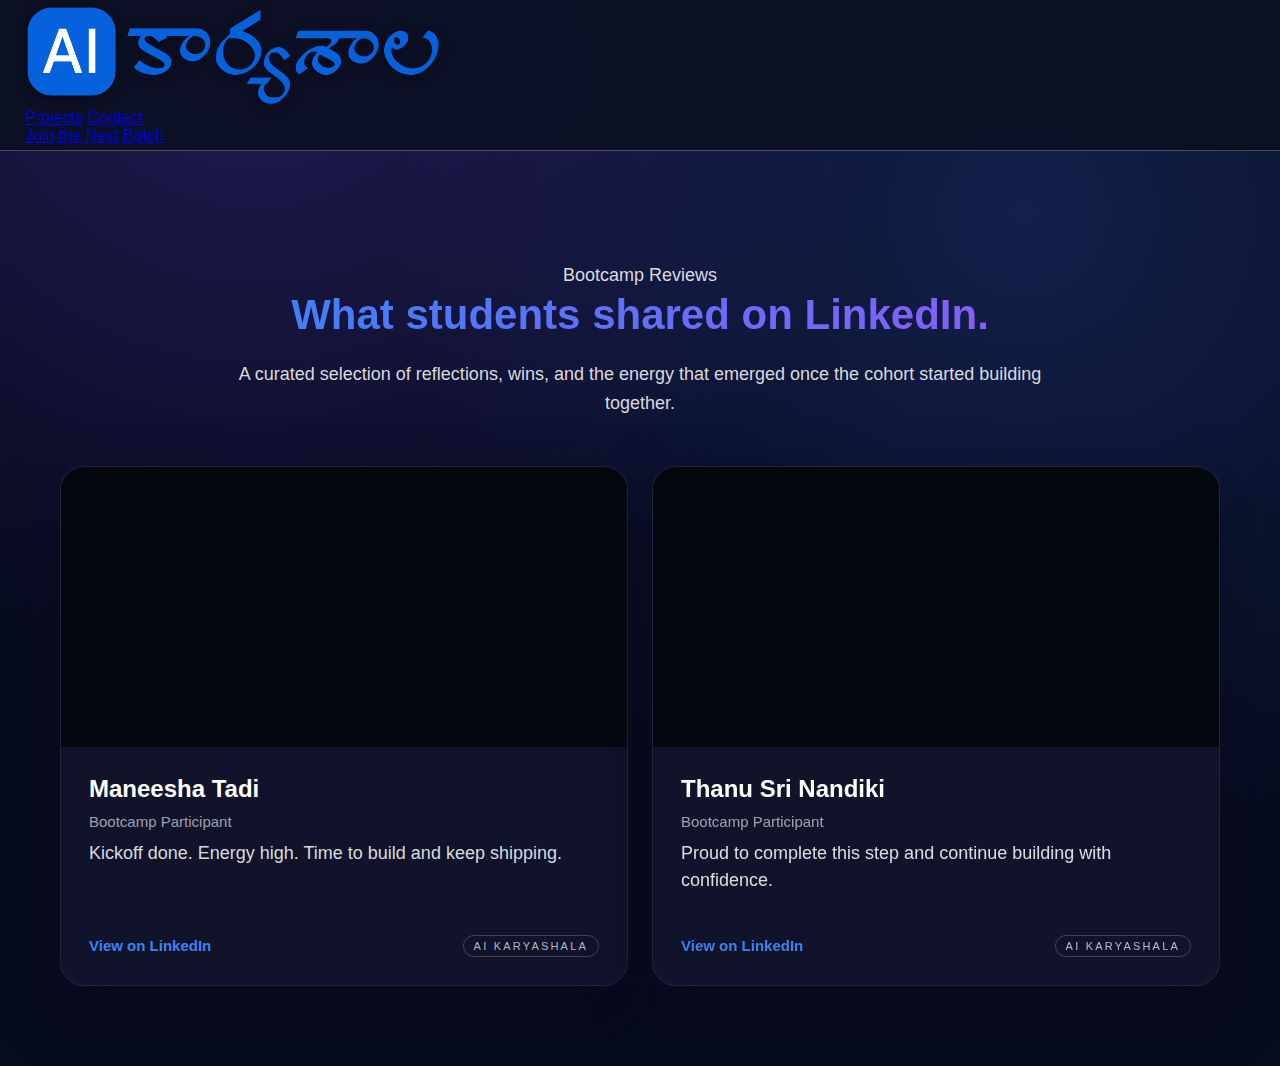
<file: bootcamp-reviews.html>
<!DOCTYPE html>
<html lang="en">
<head>
  <meta charset="UTF-8">
  <title>Bootcamp Reviews - AI Karyashala</title>
  <link rel="stylesheet" href="css/style.css">
  <meta name="viewport" content="width=device-width, initial-scale=1.0">
  <style>
    body {
      background:
        radial-gradient(circle at 20% 0%, rgba(116, 72, 255, 0.25), transparent 45%),
        radial-gradient(circle at 80% 20%, rgba(67, 111, 255, 0.2), transparent 48%),
        #070c1e;
      color: #f4f6ff;
    }

    .reviews-page {
      padding: 110px 20px 80px;
      max-width: 1200px;
      margin: 0 auto;
      display: flex;
      flex-direction: column;
      gap: 48px;
    }

    .reviews-hero {
      max-width: 900px;
      text-align: center;
      margin: 0 auto;
    }

    .reviews-hero h1 {
      font-size: 42px;
      margin-bottom: 20px;
      background: linear-gradient(90deg, #3b82f6, #8b5cf6);
      -webkit-background-clip: text;
      background-clip: text;
      color: transparent;
      line-height: 1.2;
    }

    .reviews-hero p {
      font-size: 18px;
      color: rgba(255, 255, 255, 0.85);
      max-width: 820px;
      margin: 0 auto;
      line-height: 1.6;
    }

    .reviews-grid {
      display: grid;
      grid-template-columns: repeat(auto-fit, minmax(320px, 1fr));
      gap: 24px;
    }

    .review-card {
      background: rgba(17, 20, 42, 0.95);
      border: 1px solid rgba(255, 255, 255, 0.08);
      border-radius: 24px;
      overflow: hidden;
      box-shadow: 0 25px 60px rgba(8, 10, 28, 0.65);
      display: flex;
      flex-direction: column;
      min-height: 520px;
    }

    .review-embed iframe {
      width: 100%;
      height: 280px;
      border: 0;
      display: block;
      background: #05070f;
    }

    .review-meta {
      padding: 28px;
      display: flex;
      flex-direction: column;
      gap: 10px;
      flex: 1;
    }

    .review-meta h3 {
      font-size: 24px;
      margin: 0;
      color: #ffffff;
    }

    .review-role {
      font-size: 15px;
      color: rgba(255, 255, 255, 0.6);
      margin: 0;
    }

    .review-summary {
      font-size: 18px;
      line-height: 1.5;
      color: rgba(255, 255, 255, 0.85);
      margin: 0;
    }

    .review-footer {
      margin-top: auto;
      display: flex;
      align-items: center;
      justify-content: space-between;
      gap: 12px;
      flex-wrap: wrap;
    }

    .review-link {
      color: #3b82f6;
      text-decoration: none;
      font-weight: 600;
      font-size: 15px;
    }

    .review-link:hover {
      text-decoration: underline;
    }

    .review-tag {
      border: 1px solid rgba(255, 255, 255, 0.2);
      text-transform: uppercase;
      letter-spacing: 0.2em;
      font-size: 11px;
      padding: 4px 10px;
      border-radius: 999px;
      color: rgba(255, 255, 255, 0.7);
    }

    @media (max-width: 768px) {
      .reviews-page {
        padding: 80px 16px 60px;
      }

      .reviews-hero h1 {
        font-size: 38px;
      }

      .review-embed iframe {
        height: 240px;
      }
    }
  </style>
</head>
<body>

  <header class="header">
    <div class="nav-shell">
      <a href="index.html" aria-label="Home" class="nav-brand">
        <img src="images/logo transparent.png" alt="AI Karyashala logo" class="header-logo">
      </a>

      <nav class="nav-links" aria-label="Main">
        <a href="projects.html">Projects</a>
        <a href="index.html#contact">Contact</a>
      </nav>

      <a
        href="/ugadhi-2026/index.html"
        class="hero-btn hero-btn--primary nav-hero-cta"
        target="_blank"
        rel="noopener noreferrer"
      >
        Join the Next Batch
      </a>
    </div>
  </header>

  <main class="reviews-page">
    <section class="reviews-hero">
      <p class="hero-eyebrow">Bootcamp Reviews</p>
      <h1>What students shared on LinkedIn.</h1>
      <p>A curated selection of reflections, wins, and the energy that emerged once the cohort started building together.</p>
    </section>

    <section class="reviews-grid">
      <article class="review-card">
        <div class="review-embed">
          <iframe
            src="https://www.linkedin.com/embed/feed/update/urn:li:share:7426452708024344576"
            title="Maneesha Tadi LinkedIn post"
            loading="lazy"
          ></iframe>
        </div>
        <div class="review-meta">
          <h3>Maneesha Tadi</h3>
          <p class="review-role">Bootcamp Participant</p>
          <p class="review-summary">Kickoff done. Energy high. Time to build and keep shipping.</p>
          <div class="review-footer">
            <a
              class="review-link"
              href="https://www.linkedin.com/posts/maneesha-tadi-aba5b0397_aibootcamp-aikaryashala-artificialintelligence-share-7426452708024344576-KYOS?utm_source=share&utm_medium=member_desktop&rcm=ACoAAFMZnEkBMFvBknLhIPcm3FLexZmlOEIis3c"
              target="_blank"
              rel="noopener noreferrer"
            >
              View on LinkedIn
            </a>
            <span class="review-tag">AI KARYASHALA</span>
          </div>
        </div>
      </article>

      <article class="review-card">
        <div class="review-embed">
          <iframe
            src="https://www.linkedin.com/embed/feed/update/urn:li:share:7426214352724303872"
            title="Thanu Sri Nandiki LinkedIn post"
            loading="lazy"
          ></iframe>
        </div>
        <div class="review-meta">
          <h3>Thanu Sri Nandiki</h3>
          <p class="review-role">Bootcamp Participant</p>
          <p class="review-summary">Proud to complete this step and continue building with confidence.</p>
          <div class="review-footer">
            <a
              class="review-link"
              href="https://www.linkedin.com/posts/thanu-sri-nandiki-3a1ba6389_aikaryashala-artificialintelligence-learningexperience-share-7426214352724303872-_azv?utm_source=share&utm_medium=member_desktop&rcm=ACoAAFMZnEkBMFvBknLhIPcm3FLexZmlOEIis3c"
              target="_blank"
              rel="noopener noreferrer"
            >
              View on LinkedIn
            </a>
            <span class="review-tag">AI KARYASHALA</span>
          </div>
        </div>
      </article>
    </section>

  </main>

</body>
</html>
</file>
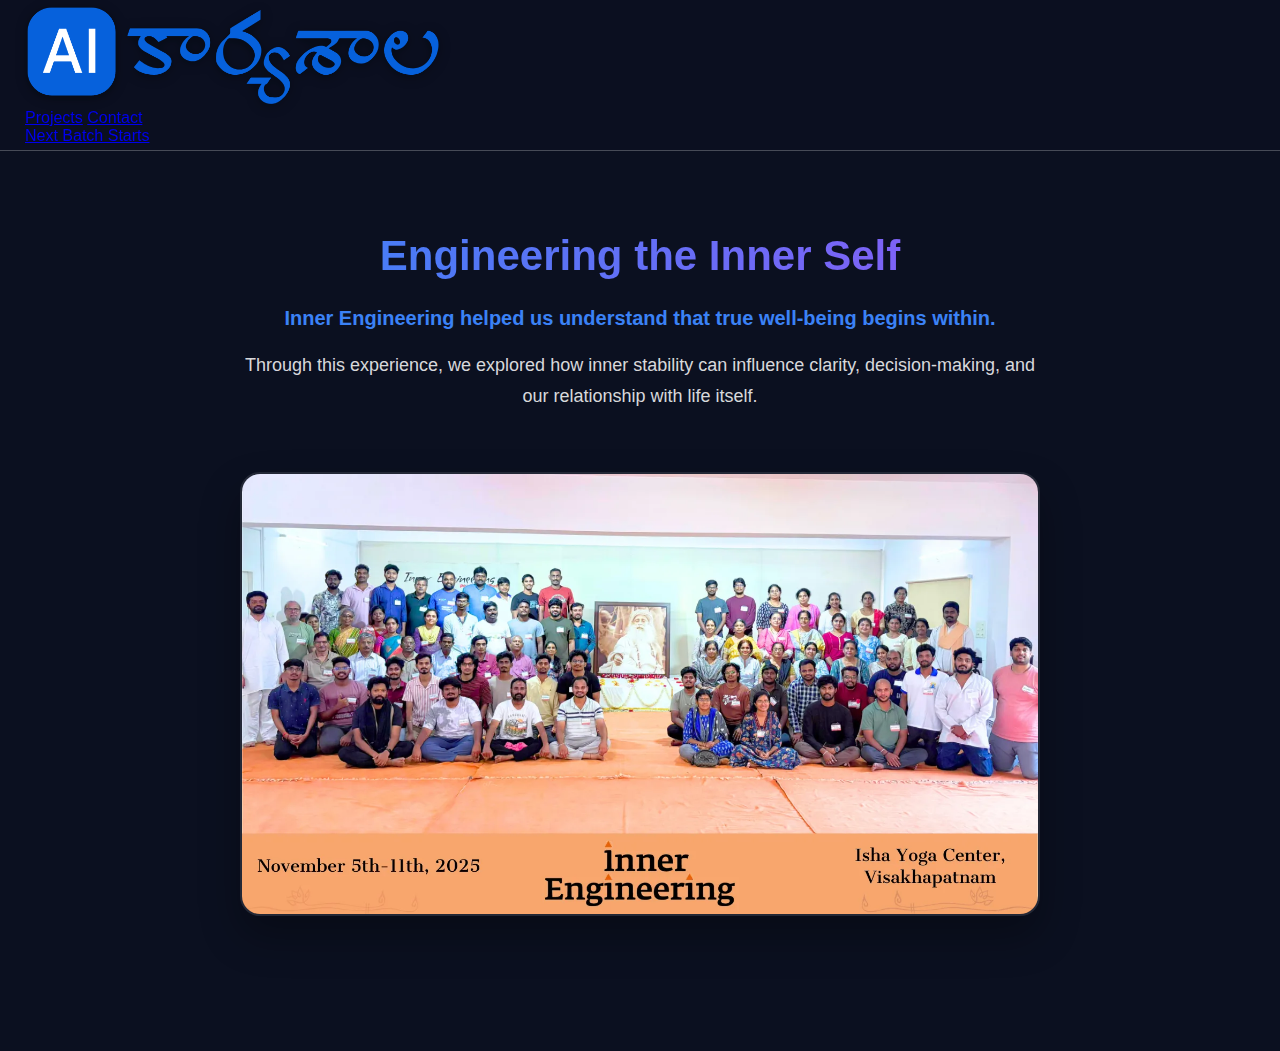
<file: yoga.html>
<!DOCTYPE html>
<html lang="en">
<head>
  <meta charset="UTF-8">
  <title>Yoga Journey - AI Karyashala</title>
  <link rel="stylesheet" href="css/style.css">
  <meta name="viewport" content="width=device-width, initial-scale=1.0">
  <style>
    /* Yoga Page Specific Styles */
    .yoga-container {
      max-width: 1200px;
      margin: 0 auto;
      padding: 80px 20px;
      min-height: 100vh;
    }
    
    .back-btn {
      display: inline-flex;
      align-items: center;
      gap: 8px;
      padding: 10px 20px;
      background: rgba(255, 255, 255, 0.1);
      color: white;
      text-decoration: none;
      border-radius: 8px;
      font-size: 16px;
      margin-bottom: 40px;
      border: 1px solid rgba(255, 255, 255, 0.2);
      transition: all 0.3s ease;
    }
    
    .back-btn:hover {
      background: rgba(255, 255, 255, 0.2);
      transform: translateX(-5px);
    }
    
    .yoga-hero {
      text-align: center;
      margin-bottom: 60px;
      max-width: 800px;
      margin-left: auto;
      margin-right: auto;
    }
    
    .yoga-hero h1 {
      font-size: 42px;
      margin-bottom: 20px;
      background: linear-gradient(90deg, #3b82f6, #8b5cf6);
      -webkit-background-clip: text;
      background-clip: text;
      color: transparent;
      line-height: 1.2;
    }
    
    .yoga-hero p {
      font-size: 18px;
      line-height: 1.7;
      color: rgba(255, 255, 255, 0.85);
      margin-bottom: 15px;
    }
    
    .yoga-hero p:first-of-type {
      color: #3b82f6;
      font-weight: 600;
      font-size: 20px;
    }
    
    /* Single Image Container */
    .single-image {
      max-width: 800px;
      margin: 40px auto;
      position: relative;
    }
    
    .single-image img {
      width: 100%;
      height: auto;
      border-radius: 20px;
      border: 2px solid rgba(255, 255, 255, 0.1);
      box-shadow: 0 20px 40px rgba(0, 0, 0, 0.3);
      transition: transform 0.3s ease;
    }
    
    .single-image img:hover {
      transform: scale(1.01);
      border-color: rgba(59, 130, 246, 0.3);
    }
    
    /* Additional Info Section */
    .yoga-info {
      max-width: 800px;
      margin: 60px auto 0;
      background: linear-gradient(135deg, rgba(255,255,255,0.1), rgba(255,255,255,0.05));
      border: 1px solid rgba(255,255,255,0.15);
      border-radius: 16px;
      padding: 40px;
    }
    
    .yoga-info h2 {
      font-size: 28px;
      margin-bottom: 20px;
      color: #3b82f6;
      text-align: center;
    }
    
    .yoga-info p {
      font-size: 17px;
      line-height: 1.7;
      color: rgba(255, 255, 255, 0.8);
      margin-bottom: 15px;
    }
    
    .yoga-details {
      display: flex;
      justify-content: center;
      gap: 40px;
      margin-top: 30px;
      flex-wrap: wrap;
    }
    
    .detail-item {
      text-align: center;
      padding: 20px;
      background: rgba(255, 255, 255, 0.05);
      border-radius: 12px;
      border: 1px solid rgba(255, 255, 255, 0.1);
    }
    
    .detail-item h3 {
      color: #3b82f6;
      margin-bottom: 10px;
      font-size: 20px;
    }
    
    .detail-item p {
      color: rgba(255, 255, 255, 0.7);
      font-size: 16px;
    }
    
    /* Mobile Responsive */
    @media (max-width: 768px) {
      .yoga-container {
        padding: 40px 15px;
      }
      
      .back-btn {
        padding: 8px 16px;
        font-size: 14px;
        margin-bottom: 30px;
      }
      
      .yoga-hero h1 {
        font-size: 32px;
      }
      
      .yoga-hero p {
        font-size: 16px;
      }
      
      .yoga-hero p:first-of-type {
        font-size: 18px;
      }
      
      .single-image {
        margin: 30px auto;
      }
      
      .single-image img {
        border-radius: 16px;
      }
      
      .yoga-info {
        padding: 25px;
        margin-top: 40px;
      }
      
      .yoga-info h2 {
        font-size: 24px;
      }
      
      .yoga-info p {
        font-size: 15px;
      }
      
      .yoga-details {
        gap: 20px;
      }
      
      .detail-item {
        padding: 15px;
        min-width: 140px;
      }
      
      .detail-item h3 {
        font-size: 18px;
      }
      
      .detail-item p {
        font-size: 14px;
      }
    }
    
    @media (max-width: 480px) {
      .yoga-hero h1 {
        font-size: 28px;
      }
      
      .yoga-info {
        padding: 20px;
      }
      
      .yoga-details {
        flex-direction: column;
        align-items: center;
      }
      
      .detail-item {
        width: 100%;
        max-width: 300px;
      }
    }
  </style>
</head>
<body>

  <header class="header">
    <div class="nav-shell">
      <a href="index.html" aria-label="Home" class="nav-brand">
        <img src="images/logo transparent.png" alt="AI Karyashala logo" class="header-logo">
      </a>

      <nav class="nav-links" aria-label="Main">
        <a href="projects.html">Projects</a>
        <a href="index.html#contact">Contact</a>
      </nav>

      <a 
        href="https://ai-karyashala-1nym0mq.gamma.site" 
        class="hero-btn hero-btn--primary nav-hero-cta" 
        target="_blank" 
        rel="noopener noreferrer"
      >
        Next Batch Starts
      </a>
    </div>
  </header>
  
  <!-- Back Button -->
  <div class="yoga-container">

    <!-- Header -->
    <section class="yoga-hero">
      <h1>Engineering the Inner Self</h1>
      <p>Inner Engineering helped us understand that true well-being begins within.</p>
      <p>Through this experience, we explored how inner stability can influence clarity, decision-making, and our relationship with life itself.</p>
    </section>

    <!-- Yoga Image Section -->
    <section class="yoga-gallery">
      <div class="single-image">
        <picture>
          <source type="image/webp" srcset="images/yoga/y1.webp">
          <source type="image/png" srcset="images/yoga/y1.png">
          <img src="images/yoga/y1.png" alt="Yoga Practice" loading="lazy" onerror="this.style.display='none'">
        </picture>
      </div>
    </section>

   
  </div>

  <script src="js/script.js"></script>
</body>
</html>
</file>
<file: css/style.css>
* {
  margin: 0;
  padding: 0;
  box-sizing: border-box;
  font-family: "Segoe UI", sans-serif;
}

body {
  background: #0b1020;
  color: white;
  overflow-x: hidden;
}

/* Header with Glassmorphism Effect - Logo Left, Button Right */
.header {
  display: flex;
  align-items: center;
  justify-content: space-between; /* Logo left, button right */
  padding: 5px 25px;
  
  /* Glassmorphism - Semi-transparent dark */
  background: rgba(11, 16, 32, 0.9); /* Slightly more opaque for better contrast */
  backdrop-filter: blur(15px);
  -webkit-backdrop-filter: blur(15px);
  border-bottom: 1px solid rgba(255, 255, 255, 0.25);
  
  /* Border */
  
  /* Sticky positioning */
  position: sticky;
  top: 0;
  z-index: 1000;
  min-height: 50px;
}

/* Logo - Bigger size */
.header-logo {
  height: 100px; /* Increased from 60px */
  width: auto;
  filter: drop-shadow(0 2px 6px rgba(0, 0, 0, 0.4));
  transition: transform 0.3s ease;
}

.header-logo:hover {
  transform: scale(1.05);
}

/* Next Batch Button inside header - Right side */
.header .batch-btn {
  position: static; /* Remove fixed positioning */
  top: auto;
  right: auto;
  margin: 0;
  background: #ff5c5c;
  color: white;
  padding: 12px 25px;
  border-radius: 25px;
  text-decoration: none;
  font-weight: 600;
  font-size: 16px;
  transition: all 0.3s ease;
  border: none;
  box-shadow: 0 4px 12px rgba(255, 92, 92, 0.3);
}

.header .batch-btn:hover {
  background: #ff4444;
  transform: translateY(-2px);
  box-shadow: 0 6px 16px rgba(255, 92, 92, 0.4);
}

/* Remove the old fixed button from body */
body > .batch-btn {
  display: none;
}

/* Vision */
/* =======================
   VISION (REFINED)
======================= */
.vision {
  padding: 70px 20px 80px; /* Reduced top padding since header is fixed */
  max-width: 1000px;
  margin: auto;
  text-align: center;
}

.vision h1 {
  margin-bottom: 40px;
  font-size: 36px;
}

/* Highlighted core belief */
.vision-quote {
  max-width: 820px;
  margin: 0 auto 50px;
  padding: 28px 32px;

  font-size: 20px;
  font-weight: 600;
  line-height: 1.7;

  color: #ffffff;

  background: linear-gradient(
    180deg,
    rgba(59, 130, 246, 0.12),
    rgba(59, 130, 246, 0.04)
  );

  border-radius: 14px;
  box-shadow: inset 0 0 0 1px rgba(59,130,246,0.35);
}

/* Supporting explanation */
.vision-text {
  max-width: 880px;
  margin: auto;
  text-align: center;
}

.vision-text p {
  font-size: 16.5px;
  line-height: 1.8;
  color: rgba(255,255,255,0.9);
  margin-bottom: 26px;
}


/* Journey */
.journey {
  padding: 80px 0;
}

.journey h2 {
  text-align: center;
  margin-bottom: 60px;
}

/* Timeline */
.timeline {
  position: relative;
  width: 80%;
  margin: auto;
  max-width: 1000px;
}

.timeline::before {
  content: "";
  position: absolute;
  left: 50%;
  transform: translateX(-50%);
  width: 3px;
  height: 100%;
  background: #3b82f6;
}

.timeline-item {
  width: 50%;
  padding: 20px 40px;
  position: relative;
}

.timeline-item.left {
  left: 0;
  text-align: right;
}

.timeline-item.right {
  left: 50%;
}

.timeline-item::before {
  content: "";
  position: absolute;
  top: 50%;
  transform: translateY(-50%);
  width: 14px;
  height: 14px;
  background: #ff5c5c;
  border-radius: 50%;
}

.timeline-item.left::before {
  right: -7px;
}

.timeline-item.right::before {
  left: -7px;
}

/* Timeline Card */
.content {
  background: #11172f;
  padding: 20px;
  border-radius: 12px;
  color: white;
  text-decoration: none;
  display: flex;
  align-items: center;
  justify-content: space-between;
  gap: 18px;
  transition: transform 0.3s ease, box-shadow 0.3s ease;
}

.content-info {
  display: flex;
  align-items: center;
  gap: 12px;
}

.content-symbol {
  width: 46px;
  height: 46px;
  border-radius: 12px;
  border: 1px solid rgba(255, 255, 255, 0.4);
  display: inline-flex;
  align-items: center;
  justify-content: center;
  background: rgba(255, 255, 255, 0.05);
  font-size: 22px;
}

.content-text h3 {
  margin-bottom: 6px;
  font-size: 24px;
}

.content-text p {
  font-size: 16px;
  color: rgba(255, 255, 255, 0.75);
  margin: 0;
}

.content-arrow {
  font-size: 22px;
  transition: transform 0.2s ease;
}

.content:hover {
  transform: translateY(-4px);
  box-shadow: 0 0 20px rgba(59, 130, 246, 0.5);
}

.timeline-item.right .content:hover .content-arrow {
  transform: translateX(4px);
}

.timeline-item.left .content:hover .content-arrow {
  transform: rotate(180deg) translateX(-4px);
}

.content-arrow--left {
  transform: rotate(180deg);
}

.timeline-item.left .content {
  flex-direction: row-reverse;
  text-align: right;
}

.timeline-item.left .content-info {
  flex-direction: row-reverse;
}

/* ID Section */
.id-section {
  padding: 80px 0 60px;
  background: linear-gradient(180deg, #050914, #020617);
}

.id-title {
  text-align: center;
  margin-bottom: 30px;
  font-size: 24px;
}

/* Wrapper */
.id-wrapper {
  display: flex;
  flex-direction: column;
  gap: 4px;
  width: 100%;
}

.id-row {
  position: relative;
  width: 100%;
  overflow-x: hidden;
  overflow-y: visible;
  padding: 10px 0 28px;
}

.id-row::before,
.id-row::after {
  content: "";
  position: absolute;
  top: 0;
  bottom: 0;
  width: 90px;
  pointer-events: none;
  z-index: 4;
}

.id-row::before {
  left: 0;
  background: linear-gradient(90deg, #020617 0%, rgba(2, 6, 23, 0) 100%);
}

.id-row::after {
  right: 0;
  background: linear-gradient(270deg, #020617 0%, rgba(2, 6, 23, 0) 100%);
}

/* Arrows */
.arrow {
  background: rgba(255,255,255,0.1);
  border: none;
  color: white;
  font-size: 28px;
  width: 45px;
  height: 45px;
  border-radius: 50%;
  cursor: pointer;
  transition: 0.3s;
  z-index: 5;
}

.arrow:hover {
  background: rgba(255,255,255,0.25);
}

/* Scroll Container */
.id-scroll {
  position: relative;
  z-index: 1;
  overflow-x: scroll;   /* IMPORTANT */
  overflow-y: visible;
  cursor: grab;
  scrollbar-width: none;
  -webkit-overflow-scrolling: touch;
  padding-bottom: 12px;
}

.id-scroll.dragging {
  cursor: grabbing;
}

.id-scroll::-webkit-scrollbar {
  display: none;
}

/* Track */
.id-track {
  display: flex;
  gap: 24px;
  width: max-content;
  padding-bottom: 2px;
}

/* ID Card */
/* ID Card Container */
.id-card {
  min-width: 220px;
  height: 300px;

  border-radius: 20px;
  transform-origin: center center;

  display: flex;
  align-items: center;
  justify-content: center;

  padding: 0;
  overflow: hidden;

  transition: transform 0.3s ease, box-shadow 0.3s ease;
}

/* IMAGE INSIDE CARD */
.id-card img {
  width: 100%;
  height: 100%;

  object-fit: cover;   /* ?? KEY FIX */
  object-position: center;

  border-radius: 12px;
  background: #0b1020;
}


.id-card:hover {
  transform: none;
  box-shadow:
    10px 12px 14px rgba(59, 130, 246, 0.35),
    4px 8px 10px rgba(0, 255, 255, 0.18);
  z-index: 10;
}
.id-card:hover img {
  transform: scale(1.05);
}

/* Hover scroll zones */
.hover-zone {
  position: absolute;
  top: 0;
  bottom: 0;
  width: 60px;
  pointer-events: auto;
  z-index: 3;
}

.hover-left {
  left: 0;
}

.hover-right {
  right: 0;
}

/* FLIP CARD CORE */
.id-card {
  min-width: 220px;
  height: 320px;
  perspective: 1200px;
}

.id-card input {
  display: none;
}

.card-inner {
  width: 100%;
  height: 100%;
  position: relative;
  transform-style: preserve-3d;
  transition: transform 0.7s ease;
  cursor: pointer;
}

/* Flip on click */
.id-card input:checked + .card-inner {
  transform: rotateY(180deg);
}

/* Card faces */
.card-face {
  position: absolute;
  width: 100%;
  height: 100%;
  backface-visibility: hidden;

  background: linear-gradient(
    135deg,
    rgba(255, 255, 255, 0.14),
    rgba(255, 255, 255, 0.06)
  );

  border-radius: 20px;
  border: none;

  display: flex;
  align-items: center;
  justify-content: center;
  padding: 12px;
}

/* BACK SIDE */
.card-face.back {
  transform: rotateY(180deg);
}

/* IMAGE */
.card-face img {
  width: 100%;
  height: 100%;
  object-fit: cover;
  border-radius: 12px;
  background: transparent;
  border: 1px solid rgba(255, 255, 255, 0.28);
  box-shadow: inset 0 0 0 1px rgba(255, 255, 255, 0.12);
  pointer-events: none;
}

.site-footer {
  margin: 20px auto 0;
  padding: 40px 20px;
  max-width: 1100px;
  background: transparent;
  border: none;
}

.footer-grid {
  display: grid;
  grid-template-columns: repeat(auto-fit, minmax(220px, 1fr));
  gap: 32px;
}

.footer-card {
  display: flex;
  flex-direction: column;
  gap: 6px;
}

.footer-card h4 {
  margin: 0;
  font-size: 18px;
  color: rgba(255, 255, 255, 0.85);
  letter-spacing: 0.25em;
  text-transform: uppercase;
  margin-bottom: 8px;
}

.footer-title {
  font-size: 20px;
  margin: 0;
  color: #ffffff;
  font-weight: 600;
}

.footer-card ul {
  list-style: none;
  padding: 0;
  margin: 0;
  display: flex;
  flex-direction: column;
  gap: 6px;
  color: rgba(255, 255, 255, 0.9);
  font-size: 15px;
}

.footer-card p {
  margin: 0;
  color: rgba(255, 255, 255, 0.82);
  font-size: 15px;
}

.footer-credit {
  margin-top: 26px;
  color: rgba(255, 255, 255, 0.65);
  text-align: center;
  font-size: 13px;
  display: flex;
  justify-content: center;
}

/* MOBILE VIEW */
@media (max-width: 768px) {
  /* Header Mobile */
  .header {
    padding: 8px 20px;
    flex-direction: row; /* Stack vertically on mobile */
    gap: 15px;
    min-height: 70px;
    justify-content: space-between; /* Logo left, button right */
    align-items: center;
  }
  
  .header-logo {
    height: 70px; /* Slightly smaller on mobile but still prominent */
    max-width: 200px; 
  }
  
  .header .batch-btn {
    padding: 8px 16px;
    font-size: 13px;
    white-space: nowrap; /* Prevent button text from wrapping */
    flex-shrink: 0;
  }

  /* Vision Mobile */
  .vision {
    padding: 40px 15px 60px; /* Adjusted for stacked header */
  }

  .vision h1 {
    font-size: 26px;
  }

  .vision-quote {
    font-size: 16px;
    padding: 18px;
  }

  /* Timeline Mobile */
  .timeline {
    width: 100%;
    padding-left: 30px;
  }

  /* vertical line */
  .timeline::before {
    left: 37px;
  }

  /* each item */
  .timeline-item {
    width: 100%;
    padding: 10px 10px 20px 40px;
    left: 0 !important;
    text-align: left;
  }

  /* dots - FIXED: Changed from left: 5px to left: 12px */
  .timeline-item::before {
    left: 0.5px; /* CHANGED THIS LINE - was 5px */
    top: 50%;
    transform: translateY(-50%);
    right: auto !important; /* Added to override desktop styles */
    margin-bottom: 20px;
  }

  /* card */
  .content {
    width: 100%;
    display: flex;
    flex-direction: column;
    gap: 10px;
    padding: 16px;
    border-radius: 12px;
    align-items: flex-start;
  }

  .content-arrow {
    align-self: flex-end;
  }

  /* force text alignment like your reference */
  .content h3,
  .content p {
    text-align: left;
  }

  .timeline-item.left .content,
  .timeline-item.left .content-info {
    flex-direction: row;
    text-align: left;
  }

  .content-arrow--left {
    transform: none;
  }

  .timeline-item.left::before,
    .timeline-item.right::before {
      left: 0.5px !important; /* Force same position */
      right: auto !important;
    }

  /* ID Cards Mobile */
  .id-card {
    min-width: 160px;
    height: 240px;
  }

  .id-track {
    gap: 14px;
  }

  /* Hover zones on mobile */
  .hover-zone {
    display: none;
  }
}

@media (max-width: 480px) {
  .content h3 {
    font-size: 18px;
  }

  .content p {
    font-size: 13px;
  }
  
}

@media (max-width: 480px) {
  /* For very small screens */
  .header {
    padding: 8px 15px;
    gap: 12px;
    min-height: 65px;
  }
  
  .header-logo {
    height: 55px;
    max-width: 180px;
  }
  
  .header .batch-btn {
    padding: 7px 14px;
    font-size: 12px;
  }
}

@media (max-width: 375px) {
  /* For iPhone SE/small phones */

  .header {
      min-height: 60px;
    }
   
  .header .batch-btn {
    font-size: 11px;
    padding: 6px 12px;
  }
  
  .header-logo {
    height: 50px;
    max-width: 160px;
  }
}
</file>
